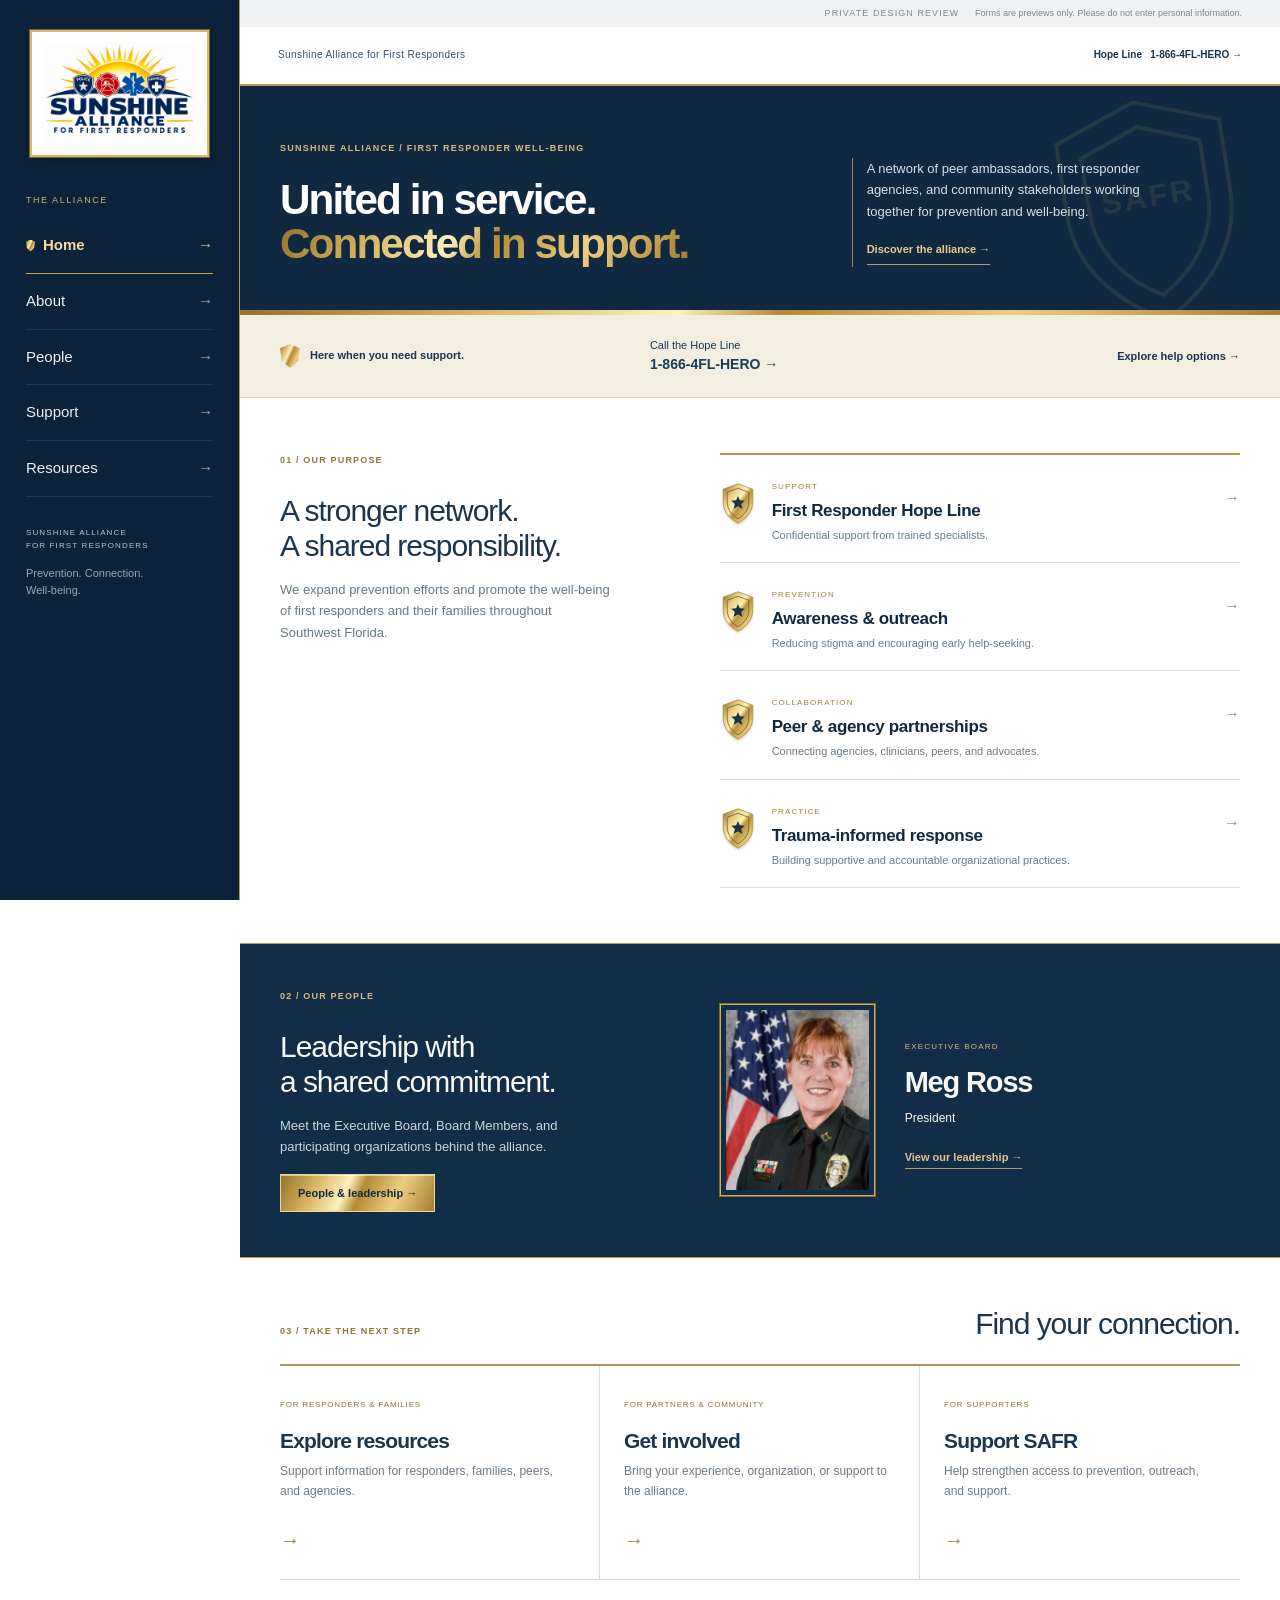
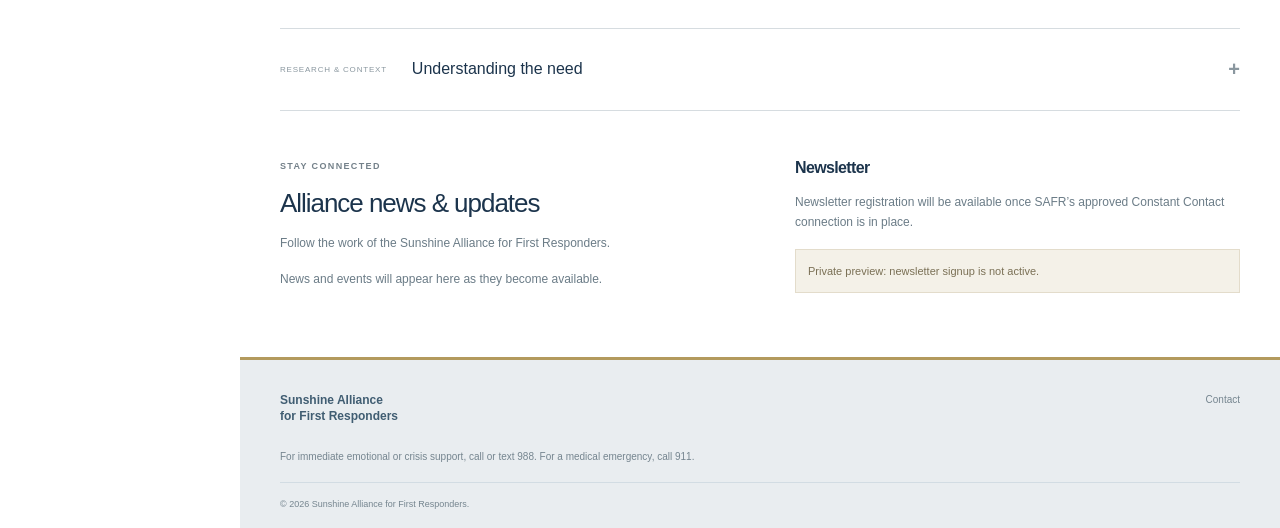
<file: index.html>
<!doctype html>
<html lang="en">
<head>
  <meta charset="utf-8">
  <meta name="viewport" content="width=device-width, initial-scale=1">
  <title>Home | Sunshine Alliance for First Responders</title>
  <meta name="description" content="Confidential first responder support and the work of the Sunshine Alliance for First Responders.">
  <link rel="icon" href="assets/favicon.svg" type="image/svg+xml">
  
  <link rel="stylesheet" href="alliance.css"><script src="script.js" defer></script>
</head>
<body class="home">

<a class="skip-link" href="#main-content">Skip to main content</a>
<div class="review-strip">PRIVATE DESIGN REVIEW <span>Forms are previews only. Please do not enter personal information.</span></div>

<header class="site-header"><a class="brand" href="index.html" aria-label="Sunshine Alliance for First Responders home"><img src="assets/sunshine-logo.png" alt="Sunshine Alliance for First Responders"></a><nav id="site-navigation" class="site-nav" aria-label="Primary navigation"><p class="nav-caption">THE ALLIANCE</p><a href="index.html">Home<span aria-hidden="true">→</span></a><a href="about.html">About<span aria-hidden="true">→</span></a><a href="people.html">People<span aria-hidden="true">→</span></a><a href="support.html">Support<span aria-hidden="true">→</span></a><a href="resources.html">Resources<span aria-hidden="true">→</span></a><div class="rail-foot">SUNSHINE ALLIANCE<br>FOR FIRST RESPONDERS<p>Prevention. Connection.<br>Well-being.</p></div></nav></header><div class="workspace-top"><span>Sunshine Alliance for First Responders</span><a href="tel:18664354376">Hope Line &nbsp; 1-866-4FL-HERO →</a></div>

<main id="main-content">
<div class="home-opening"><div class="alliance-emblem"><svg viewBox="0 0 80 96" aria-hidden="true" focusable="false"><path d="M40 4 73 16v29c0 21-14 37-33 47C21 82 7 66 7 45V16Z"/><path d="m40 14 24 9v22c0 16-10 29-24 37-14-8-24-21-24-37V23Z"/></svg><span>SAFR</span></div>
<div class="opening-heading"><p class="eyebrow">SUNSHINE ALLIANCE / FIRST RESPONDER WELL-BEING</p><h1>United in service.<br><span>Connected in support.</span></h1></div>
<div class="opening-summary"><p>A network of peer ambassadors, first responder agencies, and community stakeholders working together for prevention and well-being.</p><a href="about.html" class="underlined-link">Discover the alliance →</a></div>
</div>
<section class="support-ribbon" aria-label="Find support"><div><span class="status-dot" aria-hidden="true"></span><strong>Here when you need support.</strong></div><a href="tel:18664354376">Call the Hope Line <b>1-866-4FL-HERO →</b></a><a href="resources.html#get-help">Explore help options →</a></section>
<section class="home-work"><div class="section-index"><span>01 / OUR PURPOSE</span><h2>A stronger network.<br>A shared responsibility.</h2><p>We expand prevention efforts and promote the well-being of first responders and their families throughout Southwest Florida.</p></div>
<div class="work-directory"><a href="resources.html#get-help"><i class="service-shield"><svg viewBox="0 0 80 96" aria-hidden="true" focusable="false"><defs><linearGradient id="brass0" x1="0" y1="0" x2="1" y2="1"><stop stop-color="#806121"/><stop offset=".27" stop-color="#e8cc81"/><stop offset=".46" stop-color="#fff0b5"/><stop offset=".56" stop-color="#b9933f"/><stop offset=".8" stop-color="#e8ca77"/><stop offset="1" stop-color="#91702e"/></linearGradient></defs><path fill="url(#brass0)" d="M40 4 73 16v29c0 21-14 37-33 47C21 82 7 66 7 45V16Z"/><path stroke="#6b5325" d="m40 14 24 9v22c0 16-10 29-24 37-14-8-24-21-24-37V23Z"/><path d="m40 31 4 10 11 1-8 7 3 11-10-6-10 6 3-11-8-7 11-1Z" fill="#17334c" stroke="none"/></svg></i><span>SUPPORT</span><h3>First Responder Hope Line</h3><p>Confidential support from trained specialists.</p><b>→</b></a><a href="about.html#our-work"><i class="service-shield"><svg viewBox="0 0 80 96" aria-hidden="true" focusable="false"><defs><linearGradient id="brass1" x1="0" y1="0" x2="1" y2="1"><stop stop-color="#806121"/><stop offset=".27" stop-color="#e8cc81"/><stop offset=".46" stop-color="#fff0b5"/><stop offset=".56" stop-color="#b9933f"/><stop offset=".8" stop-color="#e8ca77"/><stop offset="1" stop-color="#91702e"/></linearGradient></defs><path fill="url(#brass1)" d="M40 4 73 16v29c0 21-14 37-33 47C21 82 7 66 7 45V16Z"/><path stroke="#6b5325" d="m40 14 24 9v22c0 16-10 29-24 37-14-8-24-21-24-37V23Z"/><path d="m40 31 4 10 11 1-8 7 3 11-10-6-10 6 3-11-8-7 11-1Z" fill="#17334c" stroke="none"/></svg></i><span>PREVENTION</span><h3>Awareness & outreach</h3><p>Reducing stigma and encouraging early help-seeking.</p><b>→</b></a><a href="people.html"><i class="service-shield"><svg viewBox="0 0 80 96" aria-hidden="true" focusable="false"><defs><linearGradient id="brass2" x1="0" y1="0" x2="1" y2="1"><stop stop-color="#806121"/><stop offset=".27" stop-color="#e8cc81"/><stop offset=".46" stop-color="#fff0b5"/><stop offset=".56" stop-color="#b9933f"/><stop offset=".8" stop-color="#e8ca77"/><stop offset="1" stop-color="#91702e"/></linearGradient></defs><path fill="url(#brass2)" d="M40 4 73 16v29c0 21-14 37-33 47C21 82 7 66 7 45V16Z"/><path stroke="#6b5325" d="m40 14 24 9v22c0 16-10 29-24 37-14-8-24-21-24-37V23Z"/><path d="m40 31 4 10 11 1-8 7 3 11-10-6-10 6 3-11-8-7 11-1Z" fill="#17334c" stroke="none"/></svg></i><span>COLLABORATION</span><h3>Peer & agency partnerships</h3><p>Connecting agencies, clinicians, peers, and advocates.</p><b>→</b></a><a href="about.html#our-work"><i class="service-shield"><svg viewBox="0 0 80 96" aria-hidden="true" focusable="false"><defs><linearGradient id="brass3" x1="0" y1="0" x2="1" y2="1"><stop stop-color="#806121"/><stop offset=".27" stop-color="#e8cc81"/><stop offset=".46" stop-color="#fff0b5"/><stop offset=".56" stop-color="#b9933f"/><stop offset=".8" stop-color="#e8ca77"/><stop offset="1" stop-color="#91702e"/></linearGradient></defs><path fill="url(#brass3)" d="M40 4 73 16v29c0 21-14 37-33 47C21 82 7 66 7 45V16Z"/><path stroke="#6b5325" d="m40 14 24 9v22c0 16-10 29-24 37-14-8-24-21-24-37V23Z"/><path d="m40 31 4 10 11 1-8 7 3 11-10-6-10 6 3-11-8-7 11-1Z" fill="#17334c" stroke="none"/></svg></i><span>PRACTICE</span><h3>Trauma-informed response</h3><p>Building supportive and accountable organizational practices.</p><b>→</b></a></div></section>
<section class="people-feature"><div class="section-index"><span>02 / OUR PEOPLE</span><h2>Leadership with<br>a shared commitment.</h2><p>Meet the Executive Board, Board Members, and participating organizations behind the alliance.</p><a class="button button-dark" href="people.html">People & leadership →</a></div><a class="president-feature" href="people.html"><img src="assets/meg-ross.png" alt="Meg Ross, President"><div><span>EXECUTIVE BOARD</span><h3>Meg Ross</h3><p>President</p><b>View our leadership →</b></div></a></section>
<section class="resource-section"><div class="section-index"><span>03 / TAKE THE NEXT STEP</span><h2>Find your connection.</h2></div><div class="resource-paths"><a href="resources.html"><span>FOR RESPONDERS & FAMILIES</span><h3>Explore resources</h3><p>Support information for responders, families, peers, and agencies.</p><b>→</b></a><a href="support.html#get-involved"><span>FOR PARTNERS & COMMUNITY</span><h3>Get involved</h3><p>Bring your experience, organization, or support to the alliance.</p><b>→</b></a><a href="support.html"><span>FOR SUPPORTERS</span><h3>Support SAFR</h3><p>Help strengthen access to prevention, outreach, and support.</p><b>→</b></a></div></section>
<section class="evidence-section"><details><summary><span>RESEARCH & CONTEXT</span><strong>Understanding the need</strong><b>+</b></summary><p>Historical research featured on the original site. These figures and source wording are pending review before public launch.</p><div class="compact-stats-grid">
      <article class="compact-stat reveal"><strong>85%</strong><p>have experienced symptoms related to mental health conditions.</p><small>University of Phoenix, 2017</small></article>
      <article class="compact-stat reveal"><strong>Higher risk</strong><p>First responders are more likely to die by suicide than in the line of duty.</p><small>Ruderman Family Foundation</small></article>
      <article class="compact-stat reveal"><strong>6.6%+</strong><p>have attempted suicide—reported as ten times the national average.</p><small>JEMS survey of 4,000</small></article>
      <article class="compact-stat reveal"><strong>5×</strong><p>higher reported PTSD and depression rates among firefighters and police.</p><small>Ruderman Family Foundation</small></article>
    </div></details></section>
<section id="updates" class="news-connect"><div><span class="eyebrow">STAY CONNECTED</span><h2>Alliance news & updates</h2><p>Follow the work of the Sunshine Alliance for First Responders.</p><p>News and events will appear here as they become available.</p></div><div><h3>Newsletter</h3><p>Newsletter registration will be available once SAFR’s approved Constant Contact connection is in place.</p><p class="preview-form-notice">Private preview: newsletter signup is not active.</p></div></section>
</main>


<footer class="site-footer"><div class="footer-top"><strong>Sunshine Alliance<br>for First Responders</strong><div><a href="support.html#contact">Contact</a></div></div><p>For immediate emotional or crisis support, call or text 988. For a medical emergency, call 911.</p><div class="footer-bottom"><p>© <span data-current-year></span> Sunshine Alliance for First Responders.</p></div></footer>

</body>
</html>
</file>
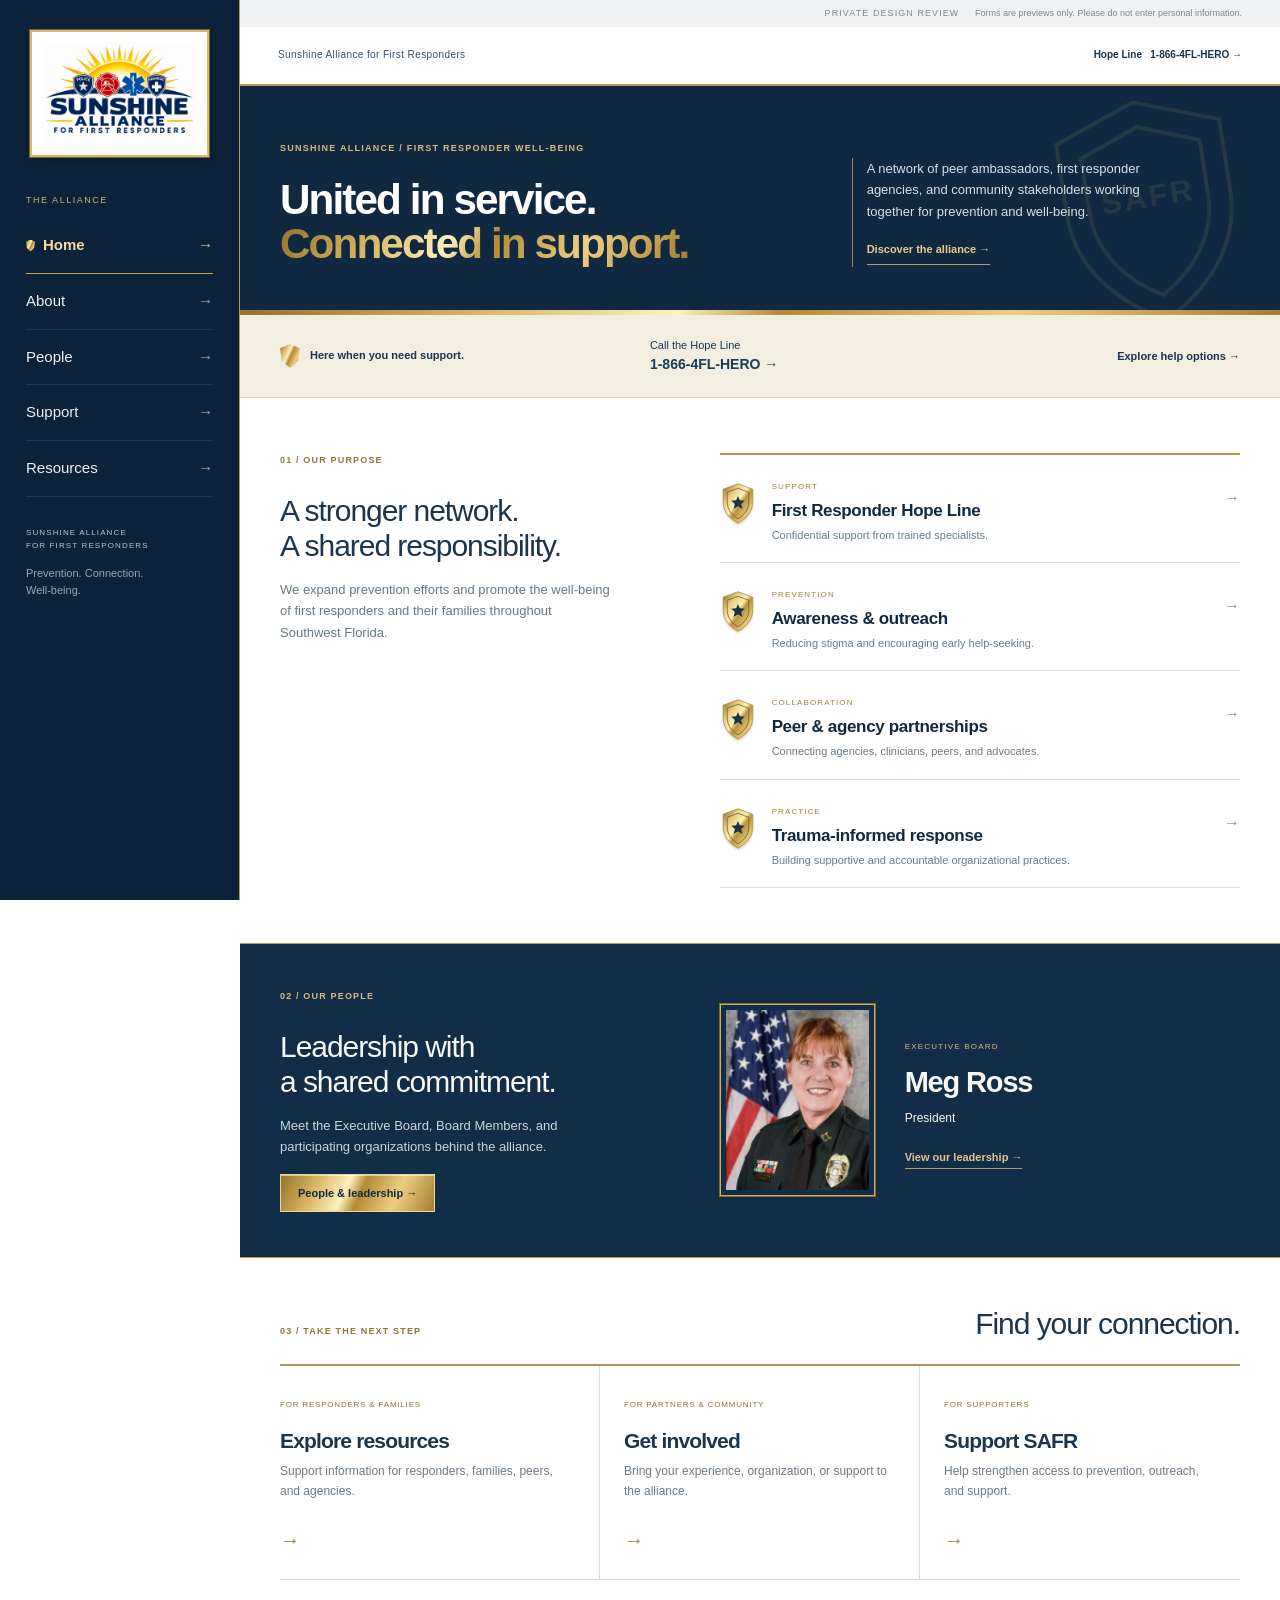
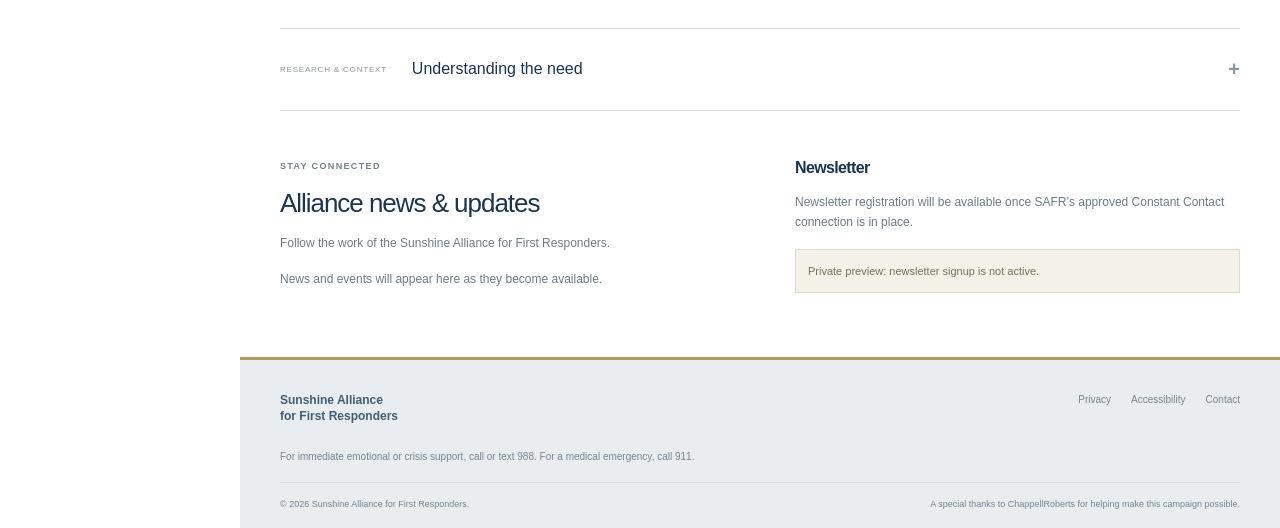
<file: Website/index.html>
<!doctype html>
<html lang="en">
<head>
  <meta charset="utf-8">
  <meta name="viewport" content="width=device-width, initial-scale=1">
  <title>Home | Sunshine Alliance for First Responders</title>
  <meta name="description" content="Confidential first responder support and the work of the Sunshine Alliance for First Responders.">
  <link rel="icon" href="assets/favicon.svg" type="image/svg+xml">
  
  <link rel="stylesheet" href="alliance.css"><script src="script.js" defer></script>
</head>
<body class="home">

<a class="skip-link" href="#main-content">Skip to main content</a>
<div class="review-strip">PRIVATE DESIGN REVIEW <span>Forms are previews only. Please do not enter personal information.</span></div>

<header class="site-header"><a class="brand" href="index.html" aria-label="Sunshine Alliance for First Responders home"><img src="assets/sunshine-logo.png" alt="Sunshine Alliance for First Responders"></a><nav id="site-navigation" class="site-nav" aria-label="Primary navigation"><p class="nav-caption">THE ALLIANCE</p><a href="index.html">Home<span aria-hidden="true">→</span></a><a href="about.html">About<span aria-hidden="true">→</span></a><a href="people.html">People<span aria-hidden="true">→</span></a><a href="support.html">Support<span aria-hidden="true">→</span></a><a href="resources.html">Resources<span aria-hidden="true">→</span></a><div class="rail-foot">SUNSHINE ALLIANCE<br>FOR FIRST RESPONDERS<p>Prevention. Connection.<br>Well-being.</p></div></nav></header><div class="workspace-top"><span>Sunshine Alliance for First Responders</span><a href="tel:18664354376">Hope Line &nbsp; 1-866-4FL-HERO →</a></div>

<main id="main-content">
<div class="home-opening"><div class="alliance-emblem"><svg viewBox="0 0 80 96" aria-hidden="true" focusable="false"><path d="M40 4 73 16v29c0 21-14 37-33 47C21 82 7 66 7 45V16Z"/><path d="m40 14 24 9v22c0 16-10 29-24 37-14-8-24-21-24-37V23Z"/></svg><span>SAFR</span></div>
<div class="opening-heading"><p class="eyebrow">SUNSHINE ALLIANCE / FIRST RESPONDER WELL-BEING</p><h1>United in service.<br><span>Connected in support.</span></h1></div>
<div class="opening-summary"><p>A network of peer ambassadors, first responder agencies, and community stakeholders working together for prevention and well-being.</p><a href="about.html" class="underlined-link">Discover the alliance →</a></div>
</div>
<section class="support-ribbon" aria-label="Find support"><div><span class="status-dot" aria-hidden="true"></span><strong>Here when you need support.</strong></div><a href="tel:18664354376">Call the Hope Line <b>1-866-4FL-HERO →</b></a><a href="resources.html#get-help">Explore help options →</a></section>
<section class="home-work"><div class="section-index"><span>01 / OUR PURPOSE</span><h2>A stronger network.<br>A shared responsibility.</h2><p>We expand prevention efforts and promote the well-being of first responders and their families throughout Southwest Florida.</p></div>
<div class="work-directory"><a href="resources.html#get-help"><i class="service-shield"><svg viewBox="0 0 80 96" aria-hidden="true" focusable="false"><defs><linearGradient id="brass0" x1="0" y1="0" x2="1" y2="1"><stop stop-color="#806121"/><stop offset=".27" stop-color="#e8cc81"/><stop offset=".46" stop-color="#fff0b5"/><stop offset=".56" stop-color="#b9933f"/><stop offset=".8" stop-color="#e8ca77"/><stop offset="1" stop-color="#91702e"/></linearGradient></defs><path fill="url(#brass0)" d="M40 4 73 16v29c0 21-14 37-33 47C21 82 7 66 7 45V16Z"/><path stroke="#6b5325" d="m40 14 24 9v22c0 16-10 29-24 37-14-8-24-21-24-37V23Z"/><path d="m40 31 4 10 11 1-8 7 3 11-10-6-10 6 3-11-8-7 11-1Z" fill="#17334c" stroke="none"/></svg></i><span>SUPPORT</span><h3>First Responder Hope Line</h3><p>Confidential support from trained specialists.</p><b>→</b></a><a href="about.html#our-work"><i class="service-shield"><svg viewBox="0 0 80 96" aria-hidden="true" focusable="false"><defs><linearGradient id="brass1" x1="0" y1="0" x2="1" y2="1"><stop stop-color="#806121"/><stop offset=".27" stop-color="#e8cc81"/><stop offset=".46" stop-color="#fff0b5"/><stop offset=".56" stop-color="#b9933f"/><stop offset=".8" stop-color="#e8ca77"/><stop offset="1" stop-color="#91702e"/></linearGradient></defs><path fill="url(#brass1)" d="M40 4 73 16v29c0 21-14 37-33 47C21 82 7 66 7 45V16Z"/><path stroke="#6b5325" d="m40 14 24 9v22c0 16-10 29-24 37-14-8-24-21-24-37V23Z"/><path d="m40 31 4 10 11 1-8 7 3 11-10-6-10 6 3-11-8-7 11-1Z" fill="#17334c" stroke="none"/></svg></i><span>PREVENTION</span><h3>Awareness & outreach</h3><p>Reducing stigma and encouraging early help-seeking.</p><b>→</b></a><a href="people.html"><i class="service-shield"><svg viewBox="0 0 80 96" aria-hidden="true" focusable="false"><defs><linearGradient id="brass2" x1="0" y1="0" x2="1" y2="1"><stop stop-color="#806121"/><stop offset=".27" stop-color="#e8cc81"/><stop offset=".46" stop-color="#fff0b5"/><stop offset=".56" stop-color="#b9933f"/><stop offset=".8" stop-color="#e8ca77"/><stop offset="1" stop-color="#91702e"/></linearGradient></defs><path fill="url(#brass2)" d="M40 4 73 16v29c0 21-14 37-33 47C21 82 7 66 7 45V16Z"/><path stroke="#6b5325" d="m40 14 24 9v22c0 16-10 29-24 37-14-8-24-21-24-37V23Z"/><path d="m40 31 4 10 11 1-8 7 3 11-10-6-10 6 3-11-8-7 11-1Z" fill="#17334c" stroke="none"/></svg></i><span>COLLABORATION</span><h3>Peer & agency partnerships</h3><p>Connecting agencies, clinicians, peers, and advocates.</p><b>→</b></a><a href="about.html#our-work"><i class="service-shield"><svg viewBox="0 0 80 96" aria-hidden="true" focusable="false"><defs><linearGradient id="brass3" x1="0" y1="0" x2="1" y2="1"><stop stop-color="#806121"/><stop offset=".27" stop-color="#e8cc81"/><stop offset=".46" stop-color="#fff0b5"/><stop offset=".56" stop-color="#b9933f"/><stop offset=".8" stop-color="#e8ca77"/><stop offset="1" stop-color="#91702e"/></linearGradient></defs><path fill="url(#brass3)" d="M40 4 73 16v29c0 21-14 37-33 47C21 82 7 66 7 45V16Z"/><path stroke="#6b5325" d="m40 14 24 9v22c0 16-10 29-24 37-14-8-24-21-24-37V23Z"/><path d="m40 31 4 10 11 1-8 7 3 11-10-6-10 6 3-11-8-7 11-1Z" fill="#17334c" stroke="none"/></svg></i><span>PRACTICE</span><h3>Trauma-informed response</h3><p>Building supportive and accountable organizational practices.</p><b>→</b></a></div></section>
<section class="people-feature"><div class="section-index"><span>02 / OUR PEOPLE</span><h2>Leadership with<br>a shared commitment.</h2><p>Meet the Executive Board, Board Members, and participating organizations behind the alliance.</p><a class="button button-dark" href="people.html">People & leadership →</a></div><a class="president-feature" href="people.html"><img src="assets/meg-ross.png" alt="Meg Ross, President"><div><span>EXECUTIVE BOARD</span><h3>Meg Ross</h3><p>President</p><b>View our leadership →</b></div></a></section>
<section class="resource-section"><div class="section-index"><span>03 / TAKE THE NEXT STEP</span><h2>Find your connection.</h2></div><div class="resource-paths"><a href="resources.html"><span>FOR RESPONDERS & FAMILIES</span><h3>Explore resources</h3><p>Support information for responders, families, peers, and agencies.</p><b>→</b></a><a href="support.html#get-involved"><span>FOR PARTNERS & COMMUNITY</span><h3>Get involved</h3><p>Bring your experience, organization, or support to the alliance.</p><b>→</b></a><a href="support.html"><span>FOR SUPPORTERS</span><h3>Support SAFR</h3><p>Help strengthen access to prevention, outreach, and support.</p><b>→</b></a></div></section>
<section class="evidence-section"><details><summary><span>RESEARCH & CONTEXT</span><strong>Understanding the need</strong><b>+</b></summary><p>Historical research featured on the original site. These figures and source wording are pending review before public launch.</p><div class="compact-stats-grid">
      <article class="compact-stat reveal"><strong>85%</strong><p>have experienced symptoms related to mental health conditions.</p><small>University of Phoenix, 2017</small></article>
      <article class="compact-stat reveal"><strong>Higher risk</strong><p>First responders are more likely to die by suicide than in the line of duty.</p><small>Ruderman Family Foundation</small></article>
      <article class="compact-stat reveal"><strong>6.6%+</strong><p>have attempted suicide—reported as ten times the national average.</p><small>JEMS survey of 4,000</small></article>
      <article class="compact-stat reveal"><strong>5×</strong><p>higher reported PTSD and depression rates among firefighters and police.</p><small>Ruderman Family Foundation</small></article>
    </div></details></section>
<section id="updates" class="news-connect"><div><span class="eyebrow">STAY CONNECTED</span><h2>Alliance news & updates</h2><p>Follow the work of the Sunshine Alliance for First Responders.</p><p>News and events will appear here as they become available.</p></div><div><h3>Newsletter</h3><p>Newsletter registration will be available once SAFR’s approved Constant Contact connection is in place.</p><p class="preview-form-notice">Private preview: newsletter signup is not active.</p></div></section>
</main>


<footer class="site-footer"><div class="footer-top"><strong>Sunshine Alliance<br>for First Responders</strong><div><a href="about.html#privacy">Privacy</a><a href="about.html#accessibility">Accessibility</a><a href="support.html#contact">Contact</a></div></div><p>For immediate emotional or crisis support, call or text 988. For a medical emergency, call 911.</p><div class="footer-bottom"><p>© <span data-current-year></span> Sunshine Alliance for First Responders.</p><p>A special thanks to ChappellRoberts for helping make this campaign possible.</p></div></footer>

</body>
</html>
</file>
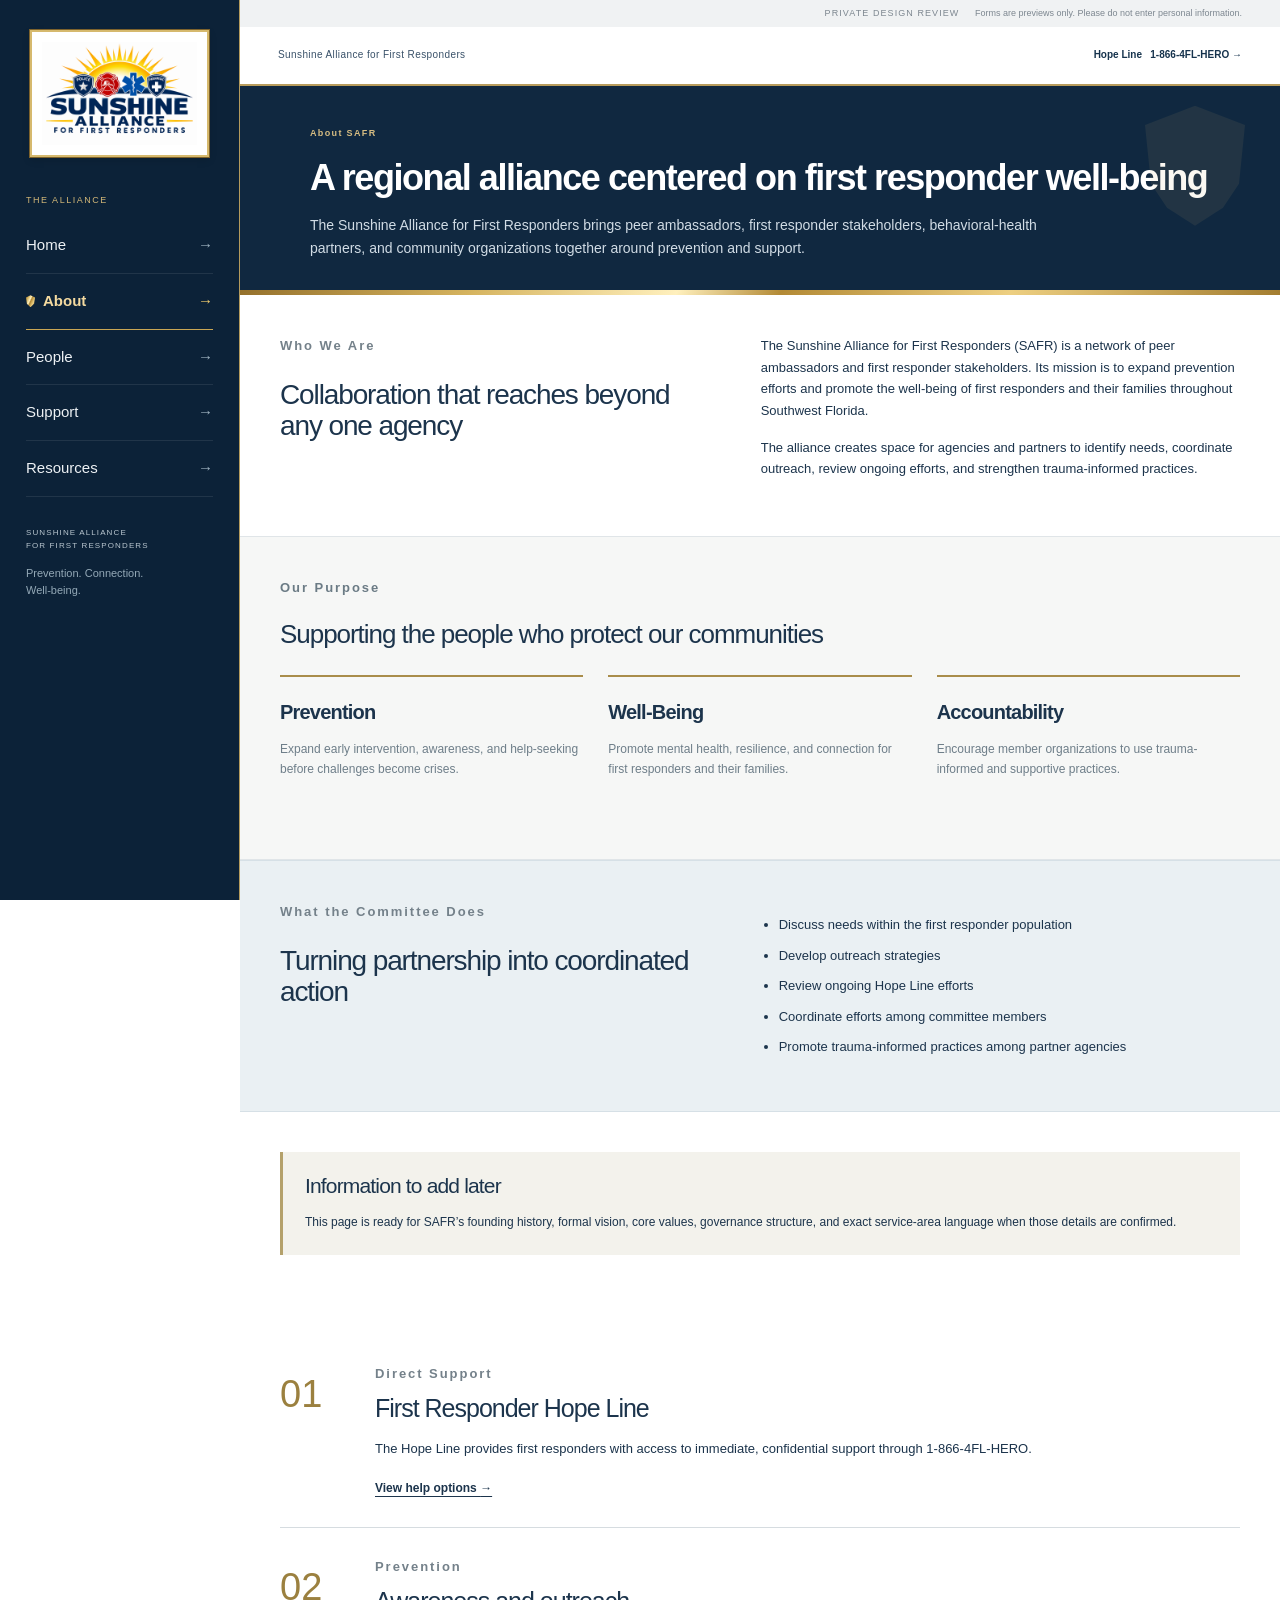
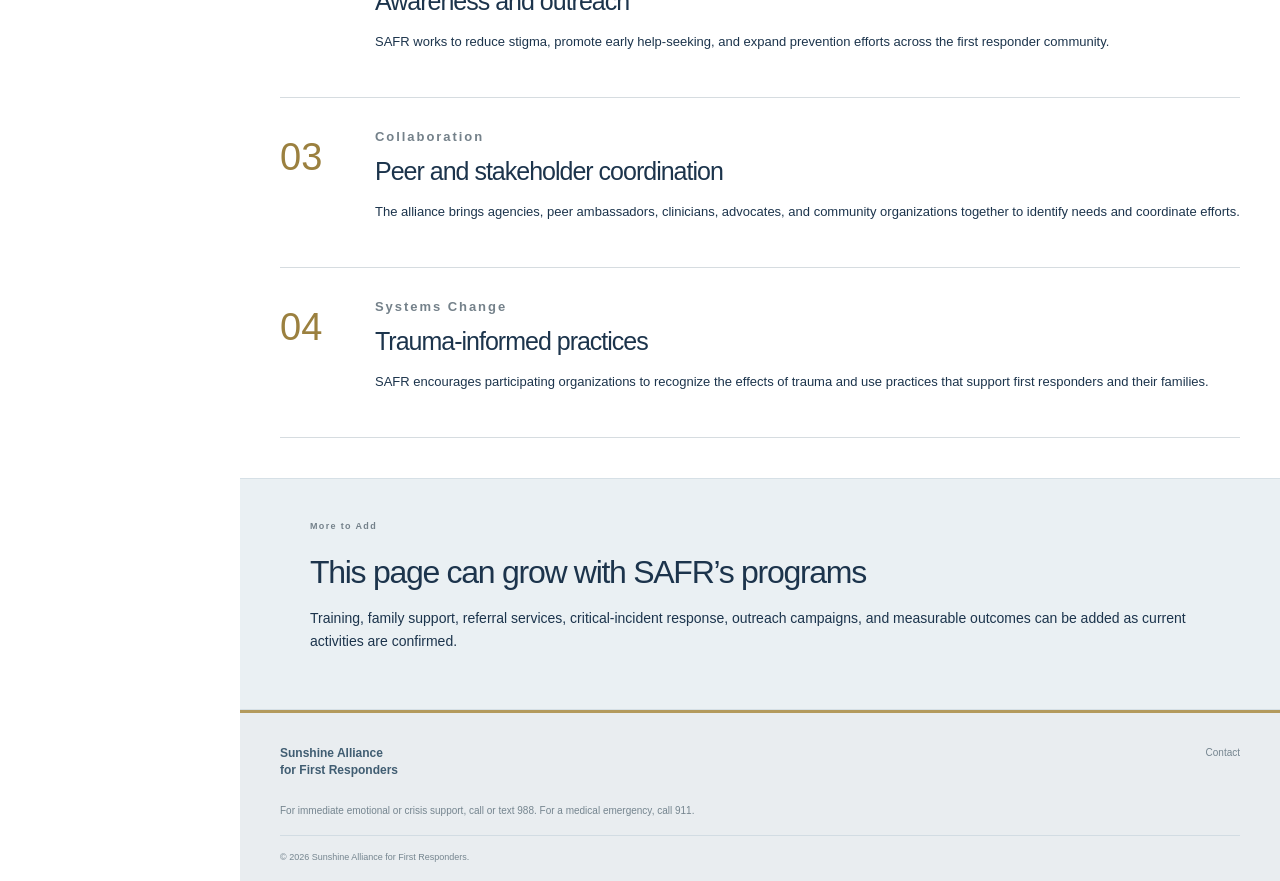
<file: about.html>
<!doctype html>
<html lang="en">
<head>
  <meta charset="utf-8">
  <meta name="viewport" content="width=device-width, initial-scale=1">
  <title>About Us | Sunshine Alliance for First Responders</title>
  <meta name="description" content="Learn about the mission and collaborative work of the Sunshine Alliance for First Responders.">
  <link rel="icon" href="assets/favicon.svg" type="image/svg+xml">
  
  <link rel="stylesheet" href="alliance.css"><script src="script.js" defer></script>
</head>
<body class="">

<a class="skip-link" href="#main-content">Skip to main content</a>
<div class="review-strip">PRIVATE DESIGN REVIEW <span>Forms are previews only. Please do not enter personal information.</span></div>

<header class="site-header"><a class="brand" href="index.html" aria-label="Sunshine Alliance for First Responders home"><img src="assets/sunshine-logo.png" alt="Sunshine Alliance for First Responders"></a><nav id="site-navigation" class="site-nav" aria-label="Primary navigation"><p class="nav-caption">THE ALLIANCE</p><a href="index.html">Home<span aria-hidden="true">→</span></a><a href="about.html">About<span aria-hidden="true">→</span></a><a href="people.html">People<span aria-hidden="true">→</span></a><a href="support.html">Support<span aria-hidden="true">→</span></a><a href="resources.html">Resources<span aria-hidden="true">→</span></a><div class="rail-foot">SUNSHINE ALLIANCE<br>FOR FIRST RESPONDERS<p>Prevention. Connection.<br>Well-being.</p></div></nav></header><div class="workspace-top"><span>Sunshine Alliance for First Responders</span><a href="tel:18664354376">Hope Line &nbsp; 1-866-4FL-HERO →</a></div>

<main id="main-content">

<section class="page-hero">
  <div class="container narrow">
    <p class="eyebrow">About SAFR</p>
    <h1>A regional alliance centered on first responder well-being</h1>
    <p>The Sunshine Alliance for First Responders brings peer ambassadors, first responder stakeholders, behavioral-health partners, and community organizations together around prevention and support.</p>
  </div>
</section>

<section class="section">
  <div class="container split">
    <div>
      <p class="eyebrow red">Who We Are</p>
      <h2>Collaboration that reaches beyond any one agency</h2>
    </div>
    <div class="prose">
      <p>The Sunshine Alliance for First Responders (SAFR) is a network of peer ambassadors and first responder stakeholders. Its mission is to expand prevention efforts and promote the well-being of first responders and their families throughout Southwest Florida.</p>
      <p>The alliance creates space for agencies and partners to identify needs, coordinate outreach, review ongoing efforts, and strengthen trauma-informed practices.</p>
    </div>
  </div>
</section>

<section class="section silver-section">
  <div class="container">
    <div class="section-heading center">
      <p class="eyebrow red">Our Purpose</p>
      <h2>Supporting the people who protect our communities</h2>
    </div>
    <div class="feature-grid three">
      <article class="feature-card"><h3>Prevention</h3><p>Expand early intervention, awareness, and help-seeking before challenges become crises.</p></article>
      <article class="feature-card"><h3>Well-Being</h3><p>Promote mental health, resilience, and connection for first responders and their families.</p></article>
      <article class="feature-card"><h3>Accountability</h3><p>Encourage member organizations to use trauma-informed and supportive practices.</p></article>
    </div>
  </div>
</section>

<section class="section dark-section">
  <div class="container split">
    <div>
      <p class="eyebrow">What the Committee Does</p>
      <h2>Turning partnership into coordinated action</h2>
    </div>
    <div>
      <ul class="check-list">
        <li>Discuss needs within the first responder population</li>
        <li>Develop outreach strategies</li>
        <li>Review ongoing Hope Line efforts</li>
        <li>Coordinate efforts among committee members</li>
        <li>Promote trauma-informed practices among partner agencies</li>
      </ul>
    </div>
  </div>
</section>

<section class="section">
  <div class="container notice-card">
    <h2>Information to add later</h2>
    <p>This page is ready for SAFR’s founding history, formal vision, core values, governance structure, and exact service-area language when those details are confirmed.</p>
  </div>
</section>

<div id="our-work">



<section class="section">
  <div class="container program-stack">
    <article class="program-row">
      <div class="program-number">01</div>
      <div>
        <p class="eyebrow red">Direct Support</p>
        <h2>First Responder Hope Line</h2>
        <p>The Hope Line provides first responders with access to immediate, confidential support through 1-866-4FL-HERO.</p>
        <a class="text-link dark-link" href="resources.html#get-help">View help options <span aria-hidden="true">→</span></a>
      </div>
    </article>
    <article class="program-row">
      <div class="program-number">02</div>
      <div>
        <p class="eyebrow red">Prevention</p>
        <h2>Awareness and outreach</h2>
        <p>SAFR works to reduce stigma, promote early help-seeking, and expand prevention efforts across the first responder community.</p>
      </div>
    </article>
    <article class="program-row">
      <div class="program-number">03</div>
      <div>
        <p class="eyebrow red">Collaboration</p>
        <h2>Peer and stakeholder coordination</h2>
        <p>The alliance brings agencies, peer ambassadors, clinicians, advocates, and community organizations together to identify needs and coordinate efforts.</p>
      </div>
    </article>
    <article class="program-row">
      <div class="program-number">04</div>
      <div>
        <p class="eyebrow red">Systems Change</p>
        <h2>Trauma-informed practices</h2>
        <p>SAFR encourages participating organizations to recognize the effects of trauma and use practices that support first responders and their families.</p>
      </div>
    </article>
  </div>
</section>

<section class="section dark-section">
  <div class="container center narrow">
    <p class="eyebrow">More to Add</p>
    <h2>This page can grow with SAFR’s programs</h2>
    <p>Training, family support, referral services, critical-incident response, outreach campaigns, and measurable outcomes can be added as current activities are confirmed.</p>
  </div>
</section>

</div></main>

<footer class="site-footer"><div class="footer-top"><strong>Sunshine Alliance<br>for First Responders</strong><div><a href="support.html#contact">Contact</a></div></div><p>For immediate emotional or crisis support, call or text 988. For a medical emergency, call 911.</p><div class="footer-bottom"><p>© <span data-current-year></span> Sunshine Alliance for First Responders.</p></div></footer>

</body>
</html>
</file>
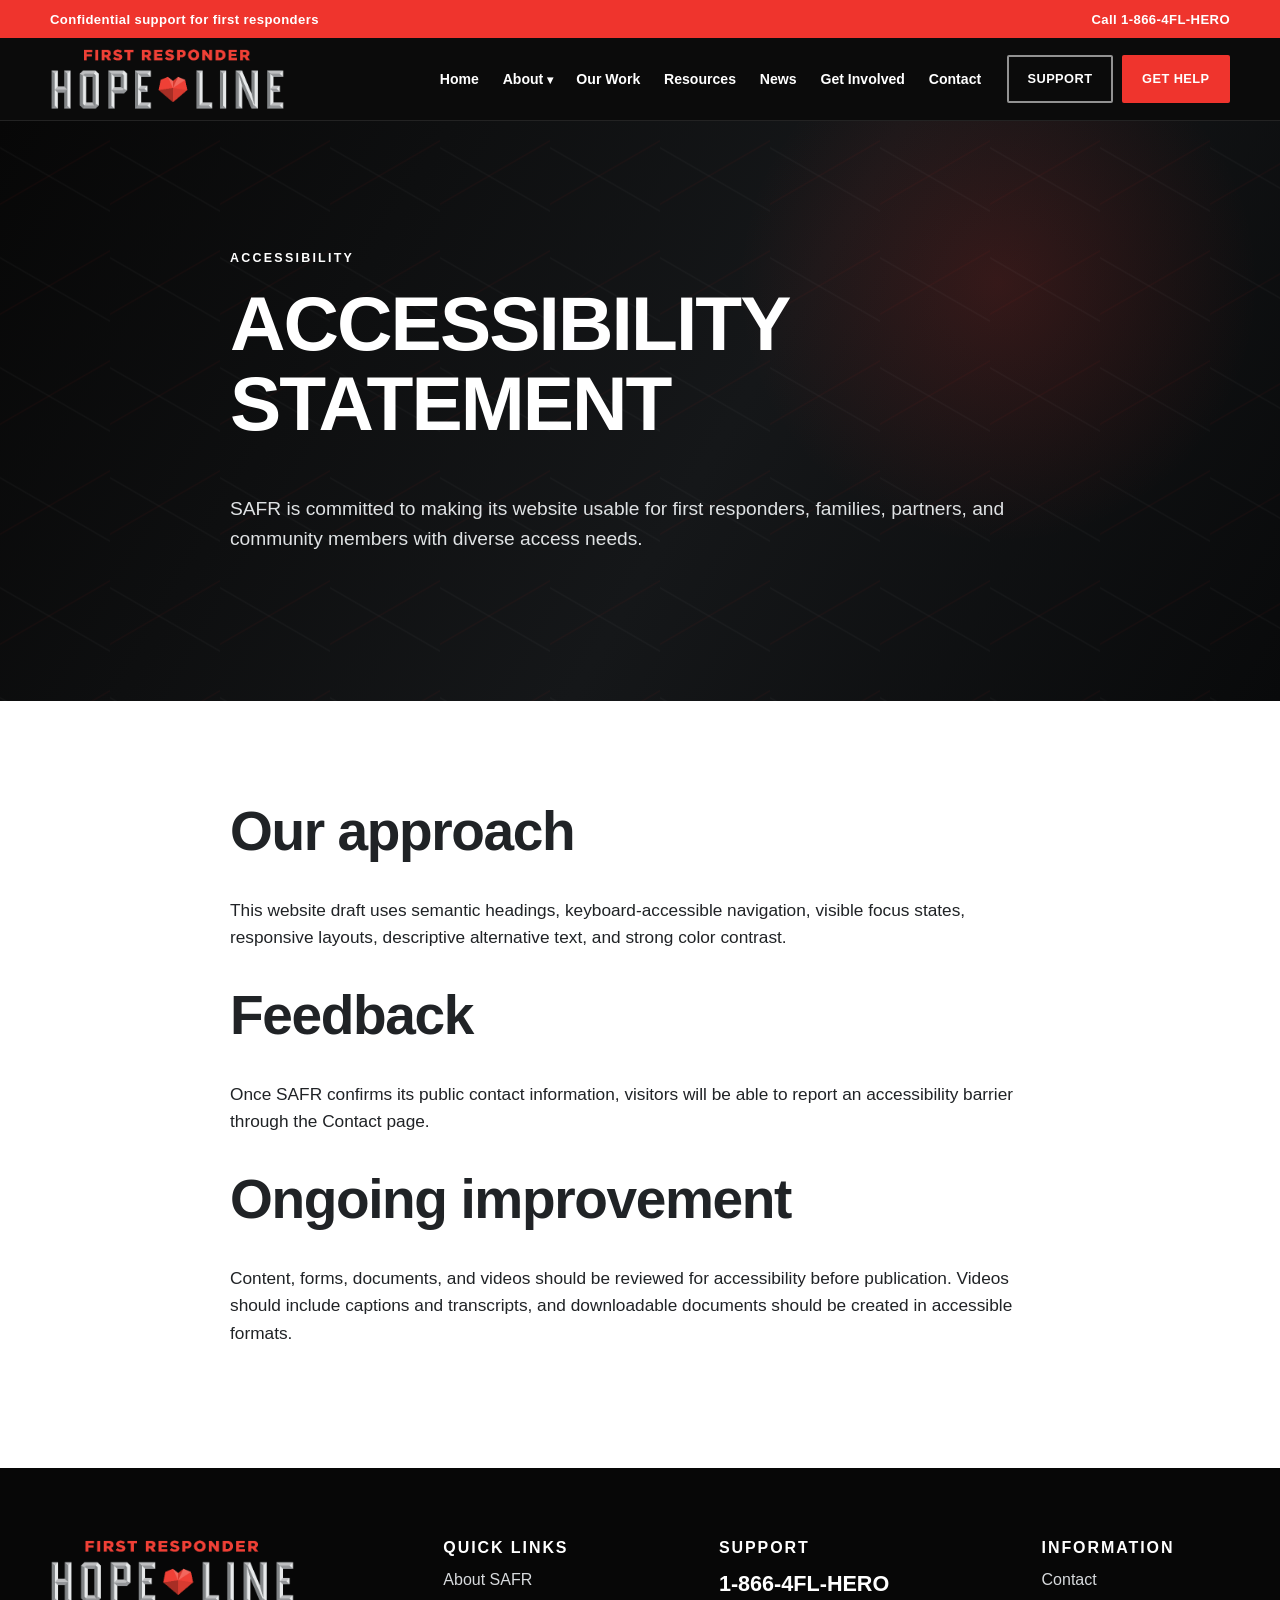
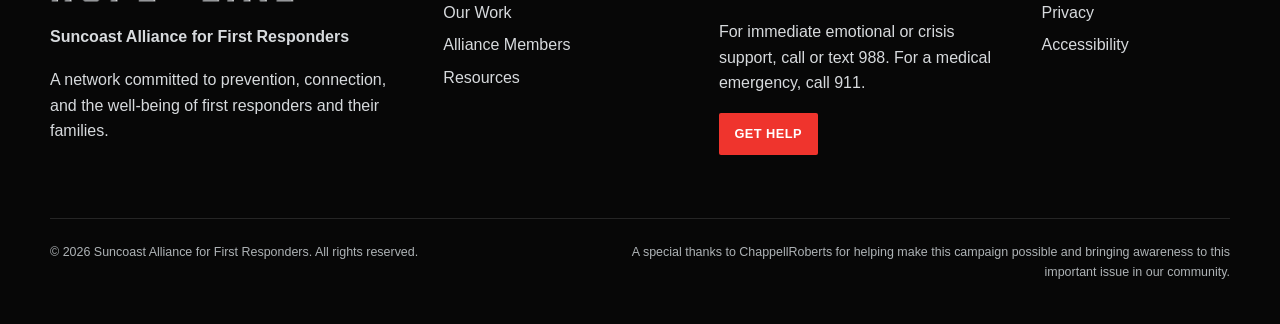
<file: accessibility.html>
<!doctype html>
<html lang="en">
<head>
  <meta charset="utf-8">
  <meta name="viewport" content="width=device-width, initial-scale=1">
  <title>Accessibility | Suncoast Alliance for First Responders</title>
  <meta name="description" content="Accessibility information for the SAFR website.">
  <link rel="icon" href="assets/favicon.svg" type="image/svg+xml">
  <link rel="stylesheet" href="styles.css">
  <script src="script.js" defer></script>
</head>
<body class="">

<a class="skip-link" href="#main-content">Skip to main content</a>
<div class="hope-bar">
  <div class="container hope-bar-inner">
    <span>Confidential support for first responders</span>
    <a class="hope-phone" href="tel:18664354376">Call 1-866-4FL-HERO</a>
  </div>
</div>
<header class="site-header">
  <div class="container header-inner">
    <a class="brand" href="index.html" aria-label="Suncoast Alliance for First Responders home">
      <img src="assets/first-responder-hope-line-logo.png" alt="First Responder Hope Line">
      <span class="brand-copy">
        <strong>Suncoast Alliance for First Responders</strong>
        <small>SAFR</small>
      </span>
    </a>
    <button class="menu-toggle" type="button" aria-expanded="false" aria-controls="site-navigation">
      <span></span><span></span><span></span>
      <span class="sr-only">Open navigation</span>
    </button>
    <nav id="site-navigation" class="site-nav" aria-label="Primary navigation">
      <ul class="nav-list">
        <li><a href="index.html">Home</a></li>
        <li class="has-submenu">
          <button class="submenu-toggle" type="button" aria-expanded="false">About</button>
          <ul class="submenu">
            <li><a href="about.html">About Us</a></li>
            <li><a href="people.html">People &amp; Alliance</a></li>
          </ul>
        </li>
        <li><a href="our-work.html">Our Work</a></li>
        <li><a href="resources.html">Resources</a></li>
        <li><a href="news.html">News</a></li>
        <li><a href="get-involved.html">Get Involved</a></li>
        <li><a href="contact.html">Contact</a></li>
      </ul>
      <div class="nav-actions">
        <a class="button button-outline" href="support.html">Support</a>
        <a class="button button-red" href="get-help.html">Get Help</a>
      </div>
    </nav>
  </div>
</header>

<main id="main-content">

<section class="page-hero">
  <div class="container narrow">
    <p class="eyebrow">Accessibility</p>
    <h1>Accessibility statement</h1>
    <p>SAFR is committed to making its website usable for first responders, families, partners, and community members with diverse access needs.</p>
  </div>
</section>
<section class="section">
  <div class="container prose narrow">
    <h2>Our approach</h2>
    <p>This website draft uses semantic headings, keyboard-accessible navigation, visible focus states, responsive layouts, descriptive alternative text, and strong color contrast.</p>
    <h2>Feedback</h2>
    <p>Once SAFR confirms its public contact information, visitors will be able to report an accessibility barrier through the Contact page.</p>
    <h2>Ongoing improvement</h2>
    <p>Content, forms, documents, and videos should be reviewed for accessibility before publication. Videos should include captions and transcripts, and downloadable documents should be created in accessible formats.</p>
  </div>
</section>

</main>

<footer class="site-footer">
  <div class="container footer-grid">
    <div>
      <img class="footer-logo" src="assets/first-responder-hope-line-logo.png" alt="First Responder Hope Line">
      <p><strong>Suncoast Alliance for First Responders</strong></p>
      <p>A network committed to prevention, connection, and the well-being of first responders and their families.</p>
    </div>
    <div>
      <h2>Quick Links</h2>
      <ul class="footer-links">
        <li><a href="about.html">About SAFR</a></li>
        <li><a href="our-work.html">Our Work</a></li>
        <li><a href="people.html">Alliance Members</a></li>
        <li><a href="resources.html">Resources</a></li>
      </ul>
    </div>
    <div>
      <h2>Support</h2>
      <p class="footer-phone"><a href="tel:18664354376">1-866-4FL-HERO</a></p>
      <p>For immediate emotional or crisis support, call or text 988. For a medical emergency, call 911.</p>
      <a class="button button-red button-small" href="get-help.html">Get Help</a>
    </div>
    <div>
      <h2>Information</h2>
      <ul class="footer-links">
        <li><a href="contact.html">Contact</a></li>
        <li><a href="privacy.html">Privacy</a></li>
        <li><a href="accessibility.html">Accessibility</a></li>
      </ul>
    </div>
  </div>
  <div class="container footer-bottom">
    <p>&copy; <span data-current-year></span> Suncoast Alliance for First Responders. All rights reserved.</p>
    <p>A special thanks to ChappellRoberts for helping make this campaign possible and bringing awareness to this important issue in our community.</p>
  </div>
</footer>

</body>
</html>
</file>
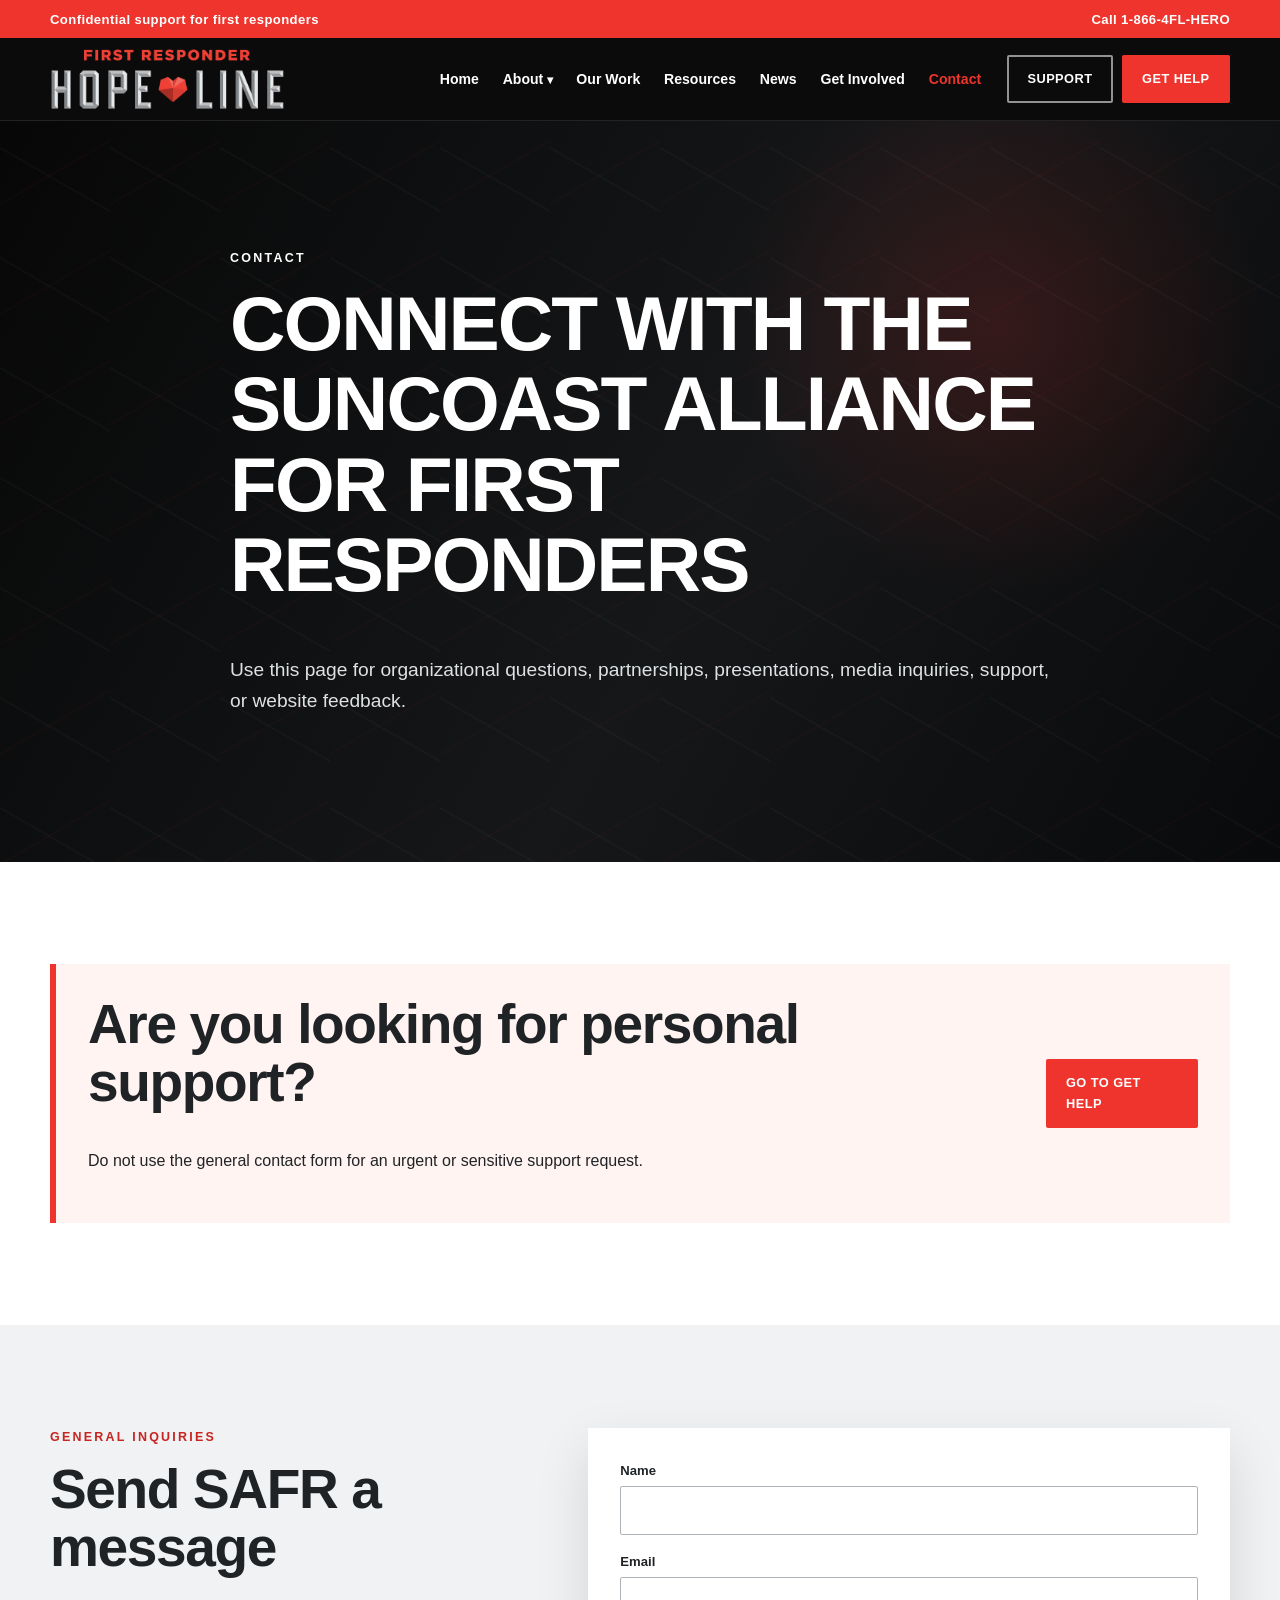
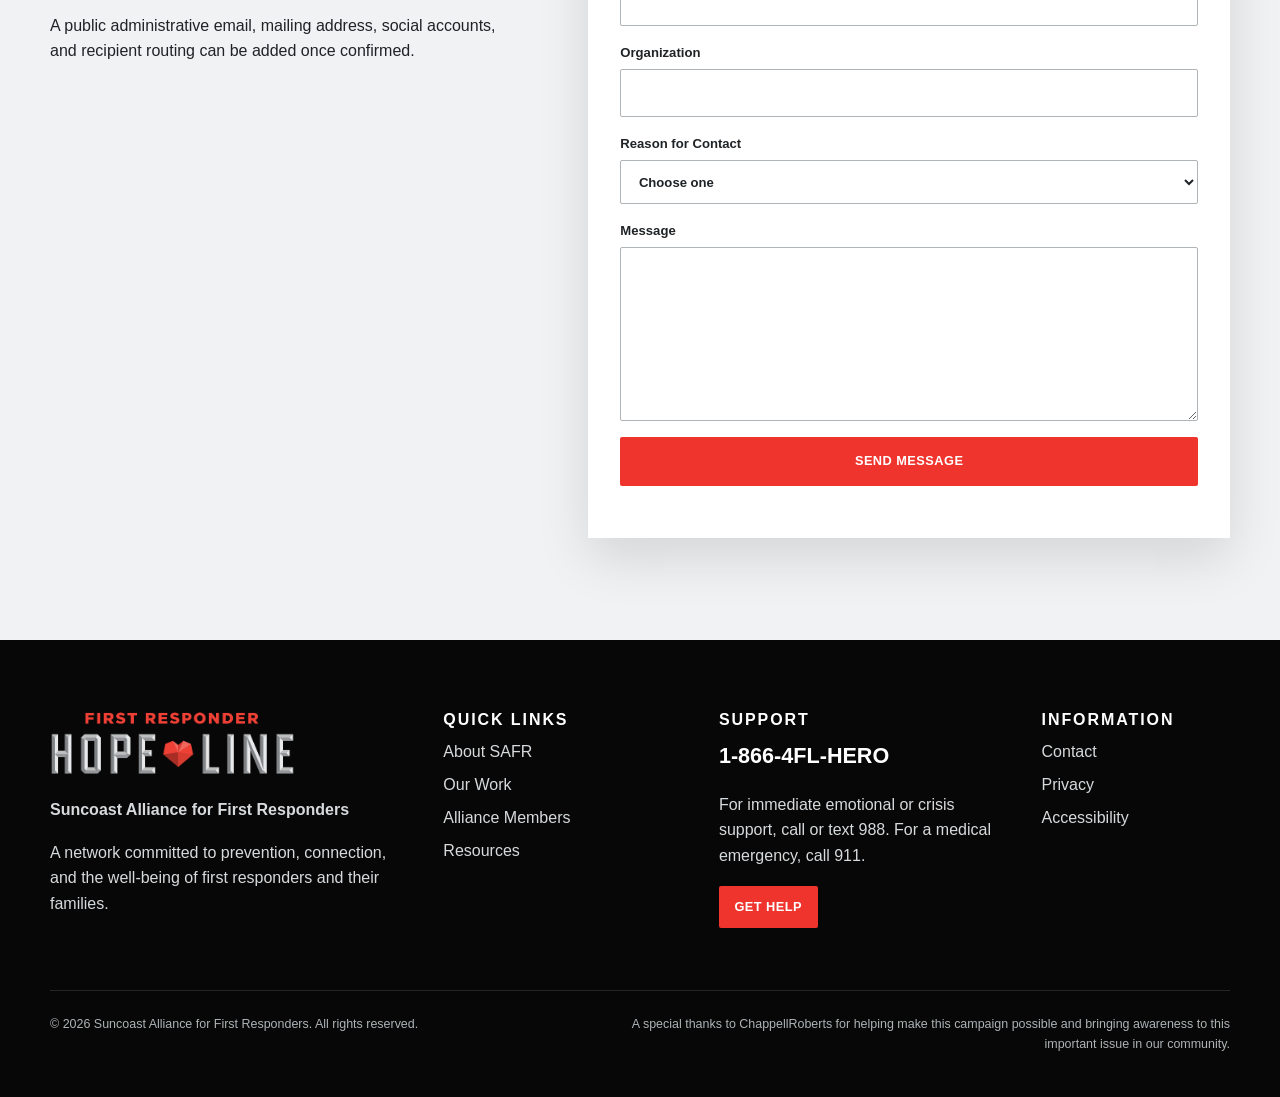
<file: contact.html>
<!doctype html>
<html lang="en">
<head>
  <meta charset="utf-8">
  <meta name="viewport" content="width=device-width, initial-scale=1">
  <title>Contact | Suncoast Alliance for First Responders</title>
  <meta name="description" content="Contact SAFR about partnerships, outreach, media, support, and general questions.">
  <link rel="icon" href="assets/favicon.svg" type="image/svg+xml">
  <link rel="stylesheet" href="styles.css">
  <script src="script.js" defer></script>
</head>
<body class="">

<a class="skip-link" href="#main-content">Skip to main content</a>
<div class="hope-bar">
  <div class="container hope-bar-inner">
    <span>Confidential support for first responders</span>
    <a class="hope-phone" href="tel:18664354376">Call 1-866-4FL-HERO</a>
  </div>
</div>
<header class="site-header">
  <div class="container header-inner">
    <a class="brand" href="index.html" aria-label="Suncoast Alliance for First Responders home">
      <img src="assets/first-responder-hope-line-logo.png" alt="First Responder Hope Line">
      <span class="brand-copy">
        <strong>Suncoast Alliance for First Responders</strong>
        <small>SAFR</small>
      </span>
    </a>
    <button class="menu-toggle" type="button" aria-expanded="false" aria-controls="site-navigation">
      <span></span><span></span><span></span>
      <span class="sr-only">Open navigation</span>
    </button>
    <nav id="site-navigation" class="site-nav" aria-label="Primary navigation">
      <ul class="nav-list">
        <li><a href="index.html">Home</a></li>
        <li class="has-submenu">
          <button class="submenu-toggle" type="button" aria-expanded="false">About</button>
          <ul class="submenu">
            <li><a href="about.html">About Us</a></li>
            <li><a href="people.html">People &amp; Alliance</a></li>
          </ul>
        </li>
        <li><a href="our-work.html">Our Work</a></li>
        <li><a href="resources.html">Resources</a></li>
        <li><a href="news.html">News</a></li>
        <li><a href="get-involved.html">Get Involved</a></li>
        <li><a href="contact.html">Contact</a></li>
      </ul>
      <div class="nav-actions">
        <a class="button button-outline" href="support.html">Support</a>
        <a class="button button-red" href="get-help.html">Get Help</a>
      </div>
    </nav>
  </div>
</header>

<main id="main-content">

<section class="page-hero">
  <div class="container narrow">
    <p class="eyebrow">Contact</p>
    <h1>Connect with the Suncoast Alliance for First Responders</h1>
    <p>Use this page for organizational questions, partnerships, presentations, media inquiries, support, or website feedback.</p>
  </div>
</section>

<section class="section">
  <div class="container contact-alert">
    <div>
      <h2>Are you looking for personal support?</h2>
      <p>Do not use the general contact form for an urgent or sensitive support request.</p>
    </div>
    <a class="button button-red" href="get-help.html">Go to Get Help</a>
  </div>
</section>

<section class="section silver-section">
  <div class="container form-layout">
    <div>
      <p class="eyebrow red">General Inquiries</p>
      <h2>Send SAFR a message</h2>
      <p>A public administrative email, mailing address, social accounts, and recipient routing can be added once confirmed.</p>
    </div>
    <form class="stacked-form demo-form" data-form-name="contact">
      <label>Name<input type="text" required autocomplete="name"></label>
      <label>Email<input type="email" required autocomplete="email"></label>
      <label>Organization<input type="text" autocomplete="organization"></label>
      <label>Reason for Contact
        <select required>
          <option value="">Choose one</option>
          <option>General question</option>
          <option>Agency partnership</option>
          <option>Peer ambassador interest</option>
          <option>Training or presentation request</option>
          <option>Media inquiry</option>
          <option>Sponsorship or donation</option>
          <option>Resource recommendation</option>
          <option>Website feedback</option>
        </select>
      </label>
      <label>Message<textarea rows="7" required></textarea></label>
      <button class="button button-red" type="submit">Send Message</button>
      <p class="form-status" aria-live="polite"></p>
    </form>
  </div>
</section>

</main>

<footer class="site-footer">
  <div class="container footer-grid">
    <div>
      <img class="footer-logo" src="assets/first-responder-hope-line-logo.png" alt="First Responder Hope Line">
      <p><strong>Suncoast Alliance for First Responders</strong></p>
      <p>A network committed to prevention, connection, and the well-being of first responders and their families.</p>
    </div>
    <div>
      <h2>Quick Links</h2>
      <ul class="footer-links">
        <li><a href="about.html">About SAFR</a></li>
        <li><a href="our-work.html">Our Work</a></li>
        <li><a href="people.html">Alliance Members</a></li>
        <li><a href="resources.html">Resources</a></li>
      </ul>
    </div>
    <div>
      <h2>Support</h2>
      <p class="footer-phone"><a href="tel:18664354376">1-866-4FL-HERO</a></p>
      <p>For immediate emotional or crisis support, call or text 988. For a medical emergency, call 911.</p>
      <a class="button button-red button-small" href="get-help.html">Get Help</a>
    </div>
    <div>
      <h2>Information</h2>
      <ul class="footer-links">
        <li><a href="contact.html">Contact</a></li>
        <li><a href="privacy.html">Privacy</a></li>
        <li><a href="accessibility.html">Accessibility</a></li>
      </ul>
    </div>
  </div>
  <div class="container footer-bottom">
    <p>&copy; <span data-current-year></span> Suncoast Alliance for First Responders. All rights reserved.</p>
    <p>A special thanks to ChappellRoberts for helping make this campaign possible and bringing awareness to this important issue in our community.</p>
  </div>
</footer>

</body>
</html>
</file>
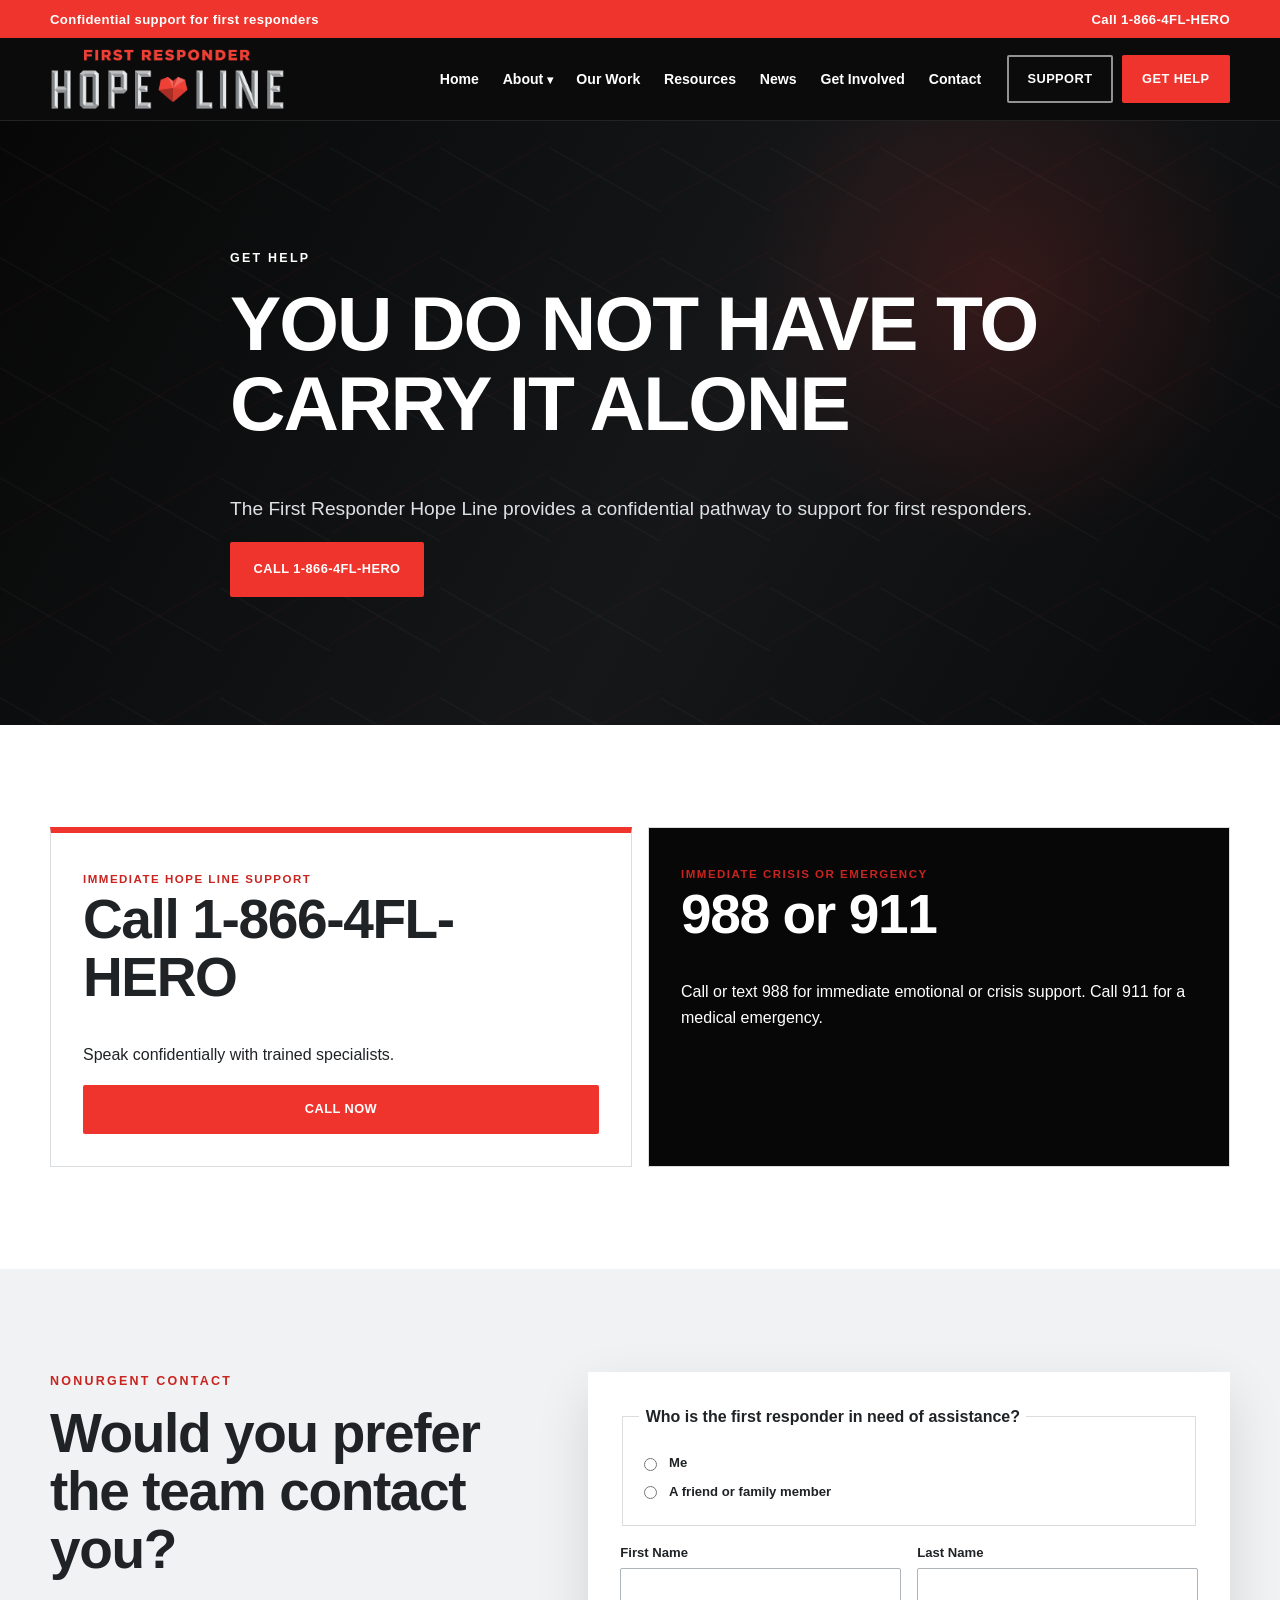
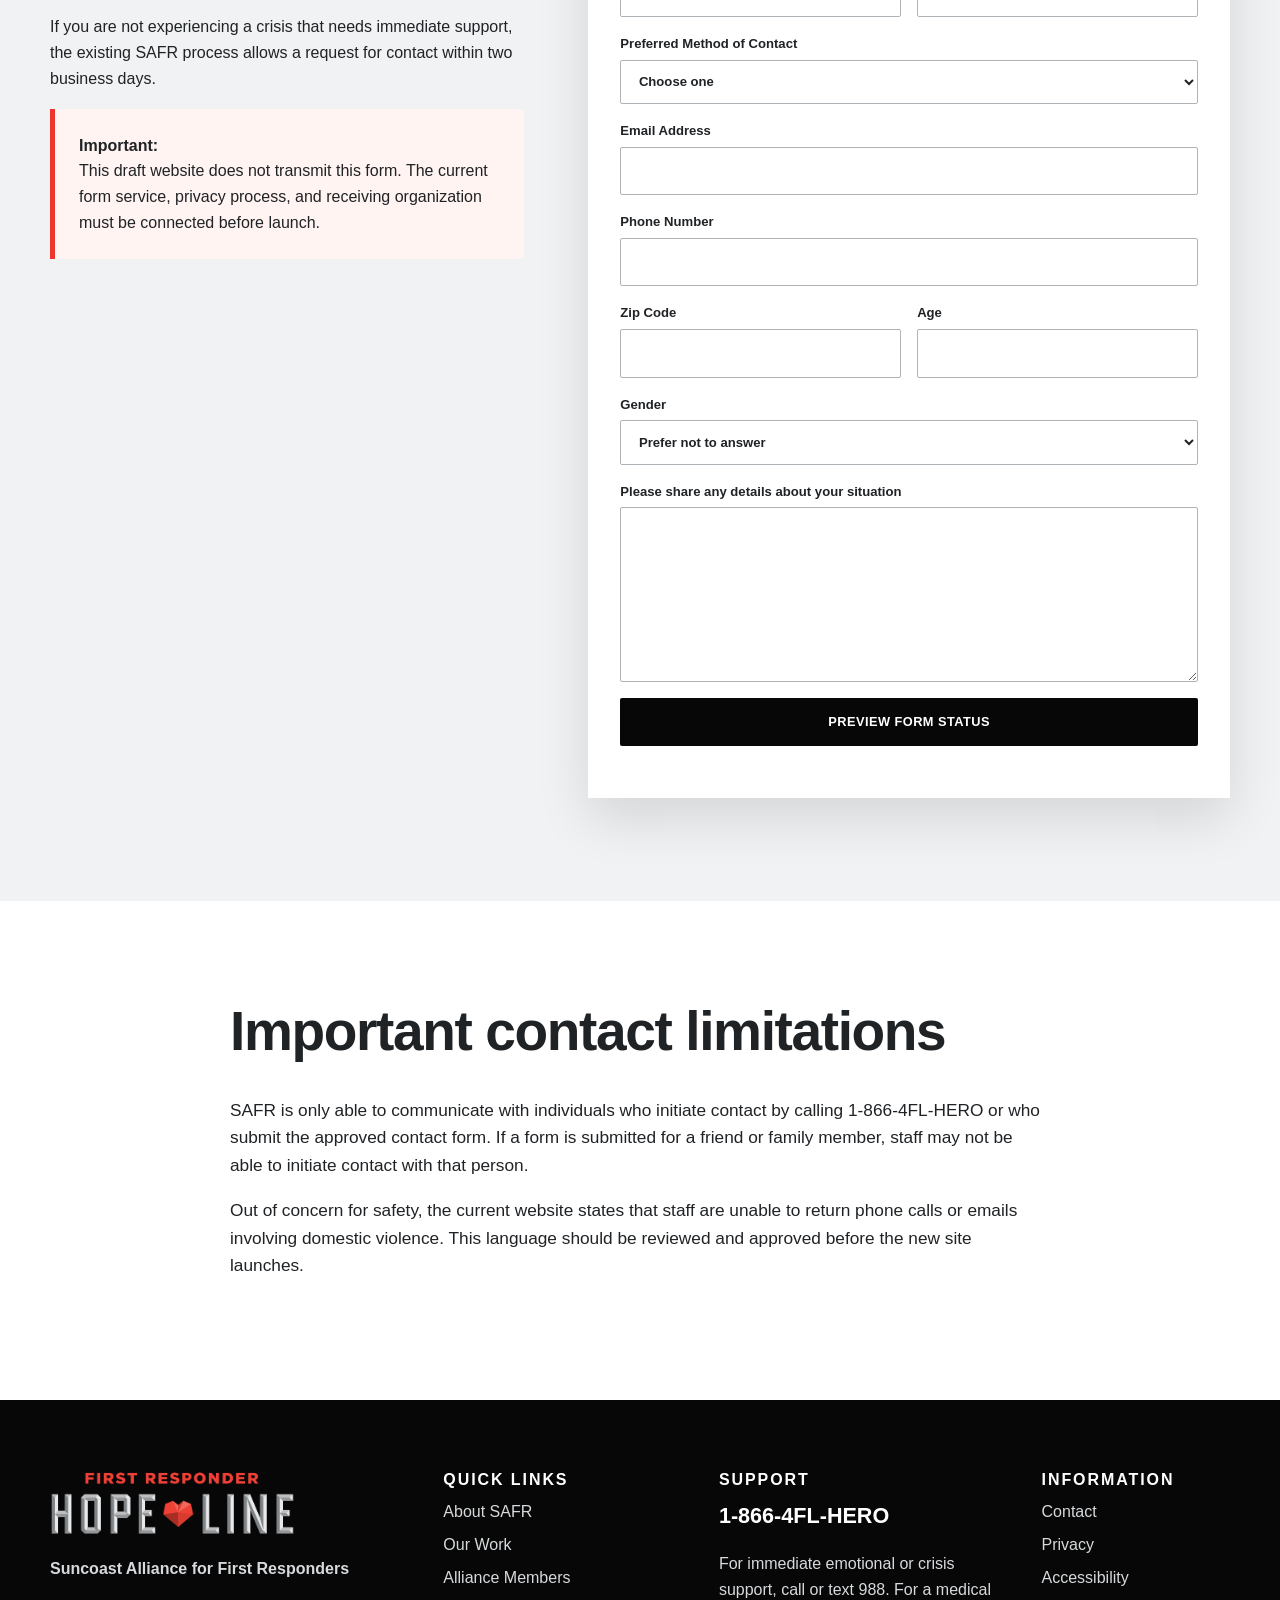
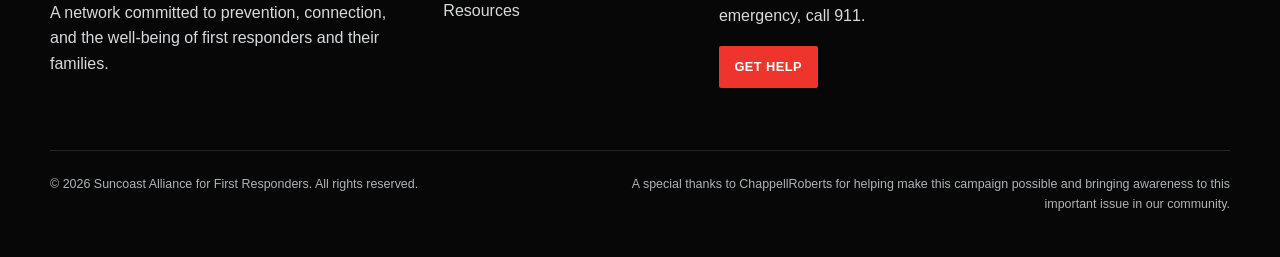
<file: get-help.html>
<!doctype html>
<html lang="en">
<head>
  <meta charset="utf-8">
  <meta name="viewport" content="width=device-width, initial-scale=1">
  <title>Get Help | Suncoast Alliance for First Responders</title>
  <meta name="description" content="Contact the First Responder Hope Line for confidential support.">
  <link rel="icon" href="assets/favicon.svg" type="image/svg+xml">
  <link rel="stylesheet" href="styles.css">
  <script src="script.js" defer></script>
</head>
<body class="help-page">

<a class="skip-link" href="#main-content">Skip to main content</a>
<div class="hope-bar">
  <div class="container hope-bar-inner">
    <span>Confidential support for first responders</span>
    <a class="hope-phone" href="tel:18664354376">Call 1-866-4FL-HERO</a>
  </div>
</div>
<header class="site-header">
  <div class="container header-inner">
    <a class="brand" href="index.html" aria-label="Suncoast Alliance for First Responders home">
      <img src="assets/first-responder-hope-line-logo.png" alt="First Responder Hope Line">
      <span class="brand-copy">
        <strong>Suncoast Alliance for First Responders</strong>
        <small>SAFR</small>
      </span>
    </a>
    <button class="menu-toggle" type="button" aria-expanded="false" aria-controls="site-navigation">
      <span></span><span></span><span></span>
      <span class="sr-only">Open navigation</span>
    </button>
    <nav id="site-navigation" class="site-nav" aria-label="Primary navigation">
      <ul class="nav-list">
        <li><a href="index.html">Home</a></li>
        <li class="has-submenu">
          <button class="submenu-toggle" type="button" aria-expanded="false">About</button>
          <ul class="submenu">
            <li><a href="about.html">About Us</a></li>
            <li><a href="people.html">People &amp; Alliance</a></li>
          </ul>
        </li>
        <li><a href="our-work.html">Our Work</a></li>
        <li><a href="resources.html">Resources</a></li>
        <li><a href="news.html">News</a></li>
        <li><a href="get-involved.html">Get Involved</a></li>
        <li><a href="contact.html">Contact</a></li>
      </ul>
      <div class="nav-actions">
        <a class="button button-outline" href="support.html">Support</a>
        <a class="button button-red" href="get-help.html">Get Help</a>
      </div>
    </nav>
  </div>
</header>

<main id="main-content">

<section class="page-hero help-hero">
  <div class="container narrow">
    <p class="eyebrow">Get Help</p>
    <h1>You do not have to carry it alone</h1>
    <p>The First Responder Hope Line provides a confidential pathway to support for first responders.</p>
    <a class="button button-red button-large" href="tel:18664354376">Call 1-866-4FL-HERO</a>
  </div>
</section>

<section class="section">
  <div class="container help-options">
    <article class="urgent-card">
      <span>Immediate Hope Line Support</span>
      <h2>Call 1-866-4FL-HERO</h2>
      <p>Speak confidentially with trained specialists.</p>
      <a class="button button-red button-block" href="tel:18664354376">Call Now</a>
    </article>
    <article class="crisis-card">
      <span>Immediate Crisis or Emergency</span>
      <h2>988 or 911</h2>
      <p>Call or text 988 for immediate emotional or crisis support. Call 911 for a medical emergency.</p>
    </article>
  </div>
</section>

<section id="nonurgent-contact" class="section silver-section">
  <div class="container form-layout">
    <div>
      <p class="eyebrow red">Nonurgent Contact</p>
      <h2>Would you prefer the team contact you?</h2>
      <p>If you are not experiencing a crisis that needs immediate support, the existing SAFR process allows a request for contact within two business days.</p>
      <div class="notice-card warning">
        <strong>Important:</strong>
        <p>This draft website does not transmit this form. The current form service, privacy process, and receiving organization must be connected before launch.</p>
      </div>
    </div>
    <form class="stacked-form demo-form sensitive-form" data-form-name="nonurgent help">
      <fieldset>
        <legend>Who is the first responder in need of assistance?</legend>
        <label class="radio-label"><input type="radio" name="who" value="me" required> Me</label>
        <label class="radio-label"><input type="radio" name="who" value="friend-family"> A friend or family member</label>
      </fieldset>
      <div class="two-column-fields">
        <label>First Name<input type="text" required autocomplete="given-name"></label>
        <label>Last Name<input type="text" required autocomplete="family-name"></label>
      </div>
      <label>Preferred Method of Contact
        <select required>
          <option value="">Choose one</option>
          <option>Email</option>
          <option>Phone</option>
        </select>
      </label>
      <label>Email Address<input type="email" autocomplete="email"></label>
      <label>Phone Number<input type="tel" autocomplete="tel"></label>
      <div class="two-column-fields">
        <label>Zip Code<input type="text" inputmode="numeric" autocomplete="postal-code"></label>
        <label>Age<input type="number" min="18"></label>
      </div>
      <label>Gender
        <select>
          <option>Prefer not to answer</option>
          <option>Male</option>
          <option>Female</option>
          <option>Non-binary</option>
          <option>Other</option>
        </select>
      </label>
      <label>Please share any details about your situation<textarea rows="7"></textarea></label>
      <button class="button button-dark" type="submit">Preview Form Status</button>
      <p class="form-status" aria-live="polite"></p>
    </form>
  </div>
</section>

<section class="section">
  <div class="container prose narrow">
    <h2>Important contact limitations</h2>
    <p>SAFR is only able to communicate with individuals who initiate contact by calling 1-866-4FL-HERO or who submit the approved contact form. If a form is submitted for a friend or family member, staff may not be able to initiate contact with that person.</p>
    <p>Out of concern for safety, the current website states that staff are unable to return phone calls or emails involving domestic violence. This language should be reviewed and approved before the new site launches.</p>
  </div>
</section>

</main>

<footer class="site-footer">
  <div class="container footer-grid">
    <div>
      <img class="footer-logo" src="assets/first-responder-hope-line-logo.png" alt="First Responder Hope Line">
      <p><strong>Suncoast Alliance for First Responders</strong></p>
      <p>A network committed to prevention, connection, and the well-being of first responders and their families.</p>
    </div>
    <div>
      <h2>Quick Links</h2>
      <ul class="footer-links">
        <li><a href="about.html">About SAFR</a></li>
        <li><a href="our-work.html">Our Work</a></li>
        <li><a href="people.html">Alliance Members</a></li>
        <li><a href="resources.html">Resources</a></li>
      </ul>
    </div>
    <div>
      <h2>Support</h2>
      <p class="footer-phone"><a href="tel:18664354376">1-866-4FL-HERO</a></p>
      <p>For immediate emotional or crisis support, call or text 988. For a medical emergency, call 911.</p>
      <a class="button button-red button-small" href="get-help.html">Get Help</a>
    </div>
    <div>
      <h2>Information</h2>
      <ul class="footer-links">
        <li><a href="contact.html">Contact</a></li>
        <li><a href="privacy.html">Privacy</a></li>
        <li><a href="accessibility.html">Accessibility</a></li>
      </ul>
    </div>
  </div>
  <div class="container footer-bottom">
    <p>&copy; <span data-current-year></span> Suncoast Alliance for First Responders. All rights reserved.</p>
    <p>A special thanks to ChappellRoberts for helping make this campaign possible and bringing awareness to this important issue in our community.</p>
  </div>
</footer>

</body>
</html>
</file>
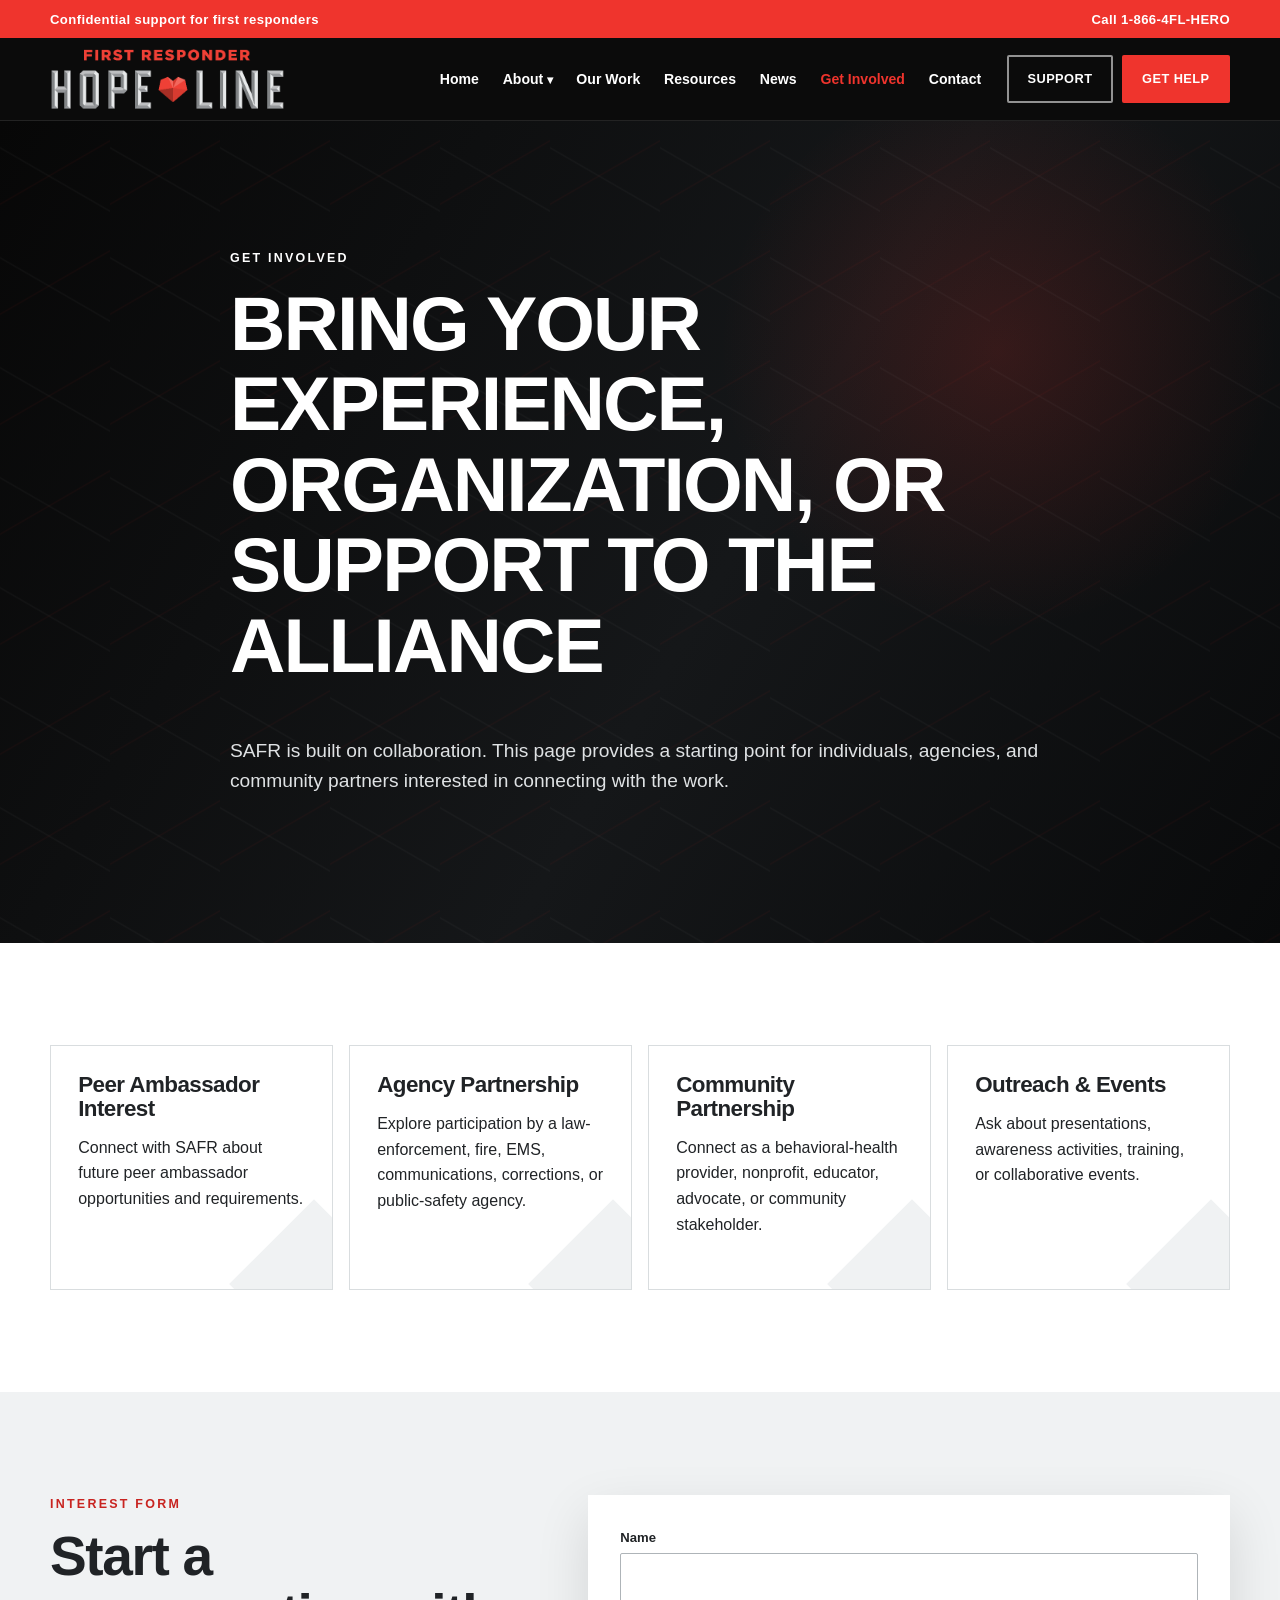
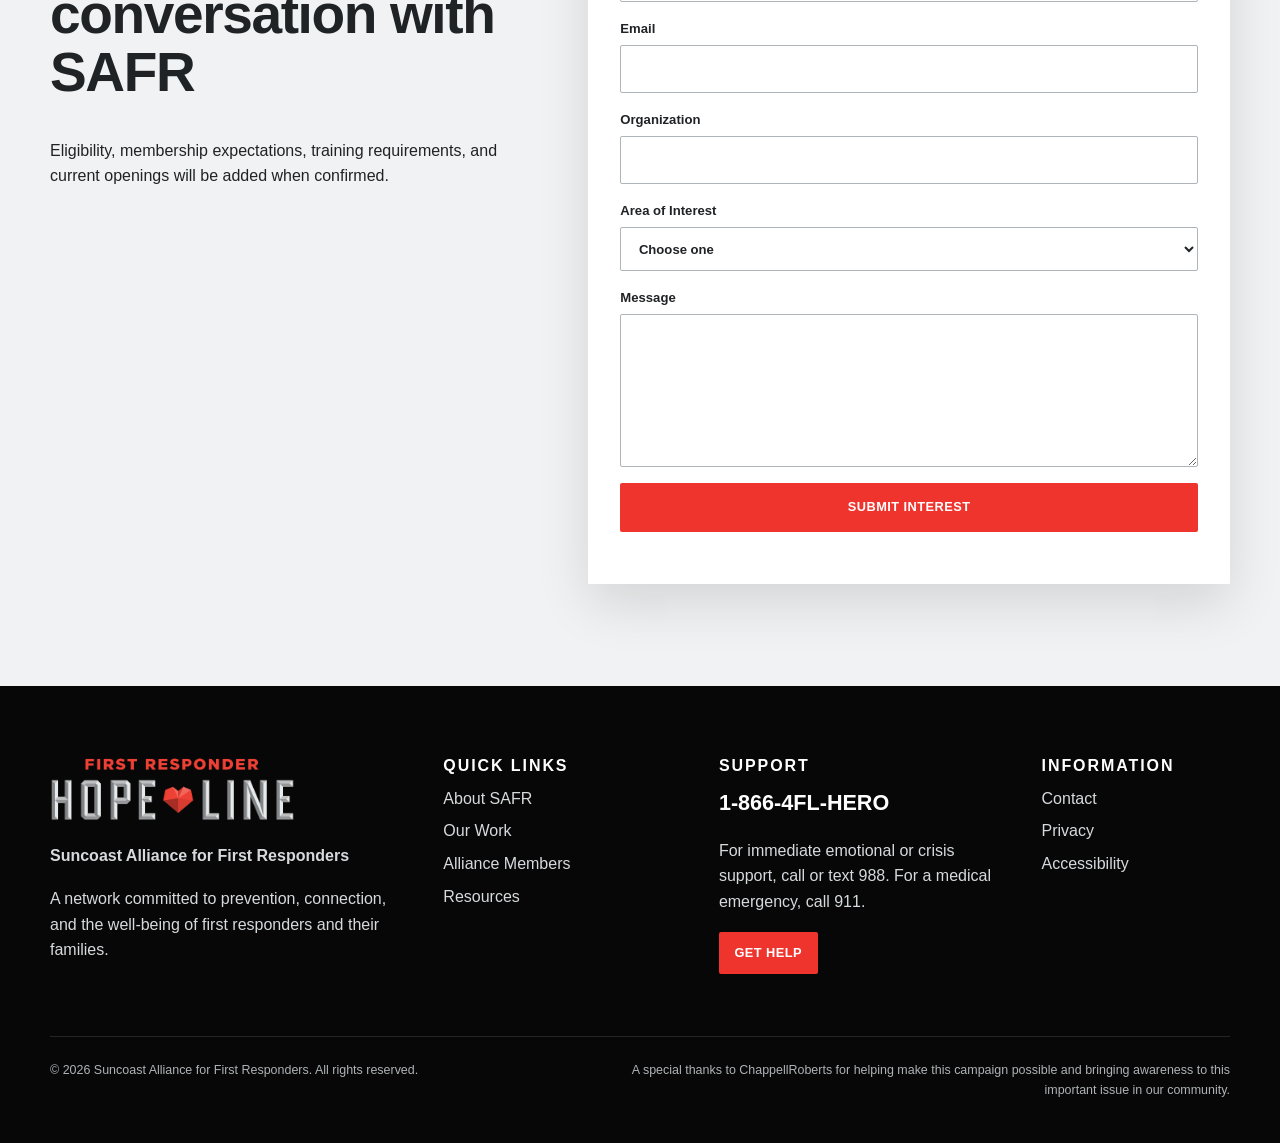
<file: get-involved.html>
<!doctype html>
<html lang="en">
<head>
  <meta charset="utf-8">
  <meta name="viewport" content="width=device-width, initial-scale=1">
  <title>Get Involved | Suncoast Alliance for First Responders</title>
  <meta name="description" content="Explore ways to connect with the Suncoast Alliance for First Responders.">
  <link rel="icon" href="assets/favicon.svg" type="image/svg+xml">
  <link rel="stylesheet" href="styles.css">
  <script src="script.js" defer></script>
</head>
<body class="">

<a class="skip-link" href="#main-content">Skip to main content</a>
<div class="hope-bar">
  <div class="container hope-bar-inner">
    <span>Confidential support for first responders</span>
    <a class="hope-phone" href="tel:18664354376">Call 1-866-4FL-HERO</a>
  </div>
</div>
<header class="site-header">
  <div class="container header-inner">
    <a class="brand" href="index.html" aria-label="Suncoast Alliance for First Responders home">
      <img src="assets/first-responder-hope-line-logo.png" alt="First Responder Hope Line">
      <span class="brand-copy">
        <strong>Suncoast Alliance for First Responders</strong>
        <small>SAFR</small>
      </span>
    </a>
    <button class="menu-toggle" type="button" aria-expanded="false" aria-controls="site-navigation">
      <span></span><span></span><span></span>
      <span class="sr-only">Open navigation</span>
    </button>
    <nav id="site-navigation" class="site-nav" aria-label="Primary navigation">
      <ul class="nav-list">
        <li><a href="index.html">Home</a></li>
        <li class="has-submenu">
          <button class="submenu-toggle" type="button" aria-expanded="false">About</button>
          <ul class="submenu">
            <li><a href="about.html">About Us</a></li>
            <li><a href="people.html">People &amp; Alliance</a></li>
          </ul>
        </li>
        <li><a href="our-work.html">Our Work</a></li>
        <li><a href="resources.html">Resources</a></li>
        <li><a href="news.html">News</a></li>
        <li><a href="get-involved.html">Get Involved</a></li>
        <li><a href="contact.html">Contact</a></li>
      </ul>
      <div class="nav-actions">
        <a class="button button-outline" href="support.html">Support</a>
        <a class="button button-red" href="get-help.html">Get Help</a>
      </div>
    </nav>
  </div>
</header>

<main id="main-content">

<section class="page-hero">
  <div class="container narrow">
    <p class="eyebrow">Get Involved</p>
    <h1>Bring your experience, organization, or support to the alliance</h1>
    <p>SAFR is built on collaboration. This page provides a starting point for individuals, agencies, and community partners interested in connecting with the work.</p>
  </div>
</section>

<section class="section">
  <div class="container">
    <div class="feature-grid">
      <article class="feature-card"><h3>Peer Ambassador Interest</h3><p>Connect with SAFR about future peer ambassador opportunities and requirements.</p></article>
      <article class="feature-card"><h3>Agency Partnership</h3><p>Explore participation by a law-enforcement, fire, EMS, communications, corrections, or public-safety agency.</p></article>
      <article class="feature-card"><h3>Community Partnership</h3><p>Connect as a behavioral-health provider, nonprofit, educator, advocate, or community stakeholder.</p></article>
      <article class="feature-card"><h3>Outreach &amp; Events</h3><p>Ask about presentations, awareness activities, training, or collaborative events.</p></article>
    </div>
  </div>
</section>

<section class="section silver-section">
  <div class="container form-layout">
    <div>
      <p class="eyebrow red">Interest Form</p>
      <h2>Start a conversation with SAFR</h2>
      <p>Eligibility, membership expectations, training requirements, and current openings will be added when confirmed.</p>
    </div>
    <form class="stacked-form demo-form" data-form-name="get involved">
      <label>Name<input type="text" required autocomplete="name"></label>
      <label>Email<input type="email" required autocomplete="email"></label>
      <label>Organization<input type="text" autocomplete="organization"></label>
      <label>Area of Interest
        <select required>
          <option value="">Choose one</option>
          <option>Peer ambassador interest</option>
          <option>Agency partnership</option>
          <option>Community partnership</option>
          <option>Outreach or event</option>
          <option>Other</option>
        </select>
      </label>
      <label>Message<textarea rows="6"></textarea></label>
      <button class="button button-red" type="submit">Submit Interest</button>
      <p class="form-status" aria-live="polite"></p>
    </form>
  </div>
</section>

</main>

<footer class="site-footer">
  <div class="container footer-grid">
    <div>
      <img class="footer-logo" src="assets/first-responder-hope-line-logo.png" alt="First Responder Hope Line">
      <p><strong>Suncoast Alliance for First Responders</strong></p>
      <p>A network committed to prevention, connection, and the well-being of first responders and their families.</p>
    </div>
    <div>
      <h2>Quick Links</h2>
      <ul class="footer-links">
        <li><a href="about.html">About SAFR</a></li>
        <li><a href="our-work.html">Our Work</a></li>
        <li><a href="people.html">Alliance Members</a></li>
        <li><a href="resources.html">Resources</a></li>
      </ul>
    </div>
    <div>
      <h2>Support</h2>
      <p class="footer-phone"><a href="tel:18664354376">1-866-4FL-HERO</a></p>
      <p>For immediate emotional or crisis support, call or text 988. For a medical emergency, call 911.</p>
      <a class="button button-red button-small" href="get-help.html">Get Help</a>
    </div>
    <div>
      <h2>Information</h2>
      <ul class="footer-links">
        <li><a href="contact.html">Contact</a></li>
        <li><a href="privacy.html">Privacy</a></li>
        <li><a href="accessibility.html">Accessibility</a></li>
      </ul>
    </div>
  </div>
  <div class="container footer-bottom">
    <p>&copy; <span data-current-year></span> Suncoast Alliance for First Responders. All rights reserved.</p>
    <p>A special thanks to ChappellRoberts for helping make this campaign possible and bringing awareness to this important issue in our community.</p>
  </div>
</footer>

</body>
</html>
</file>
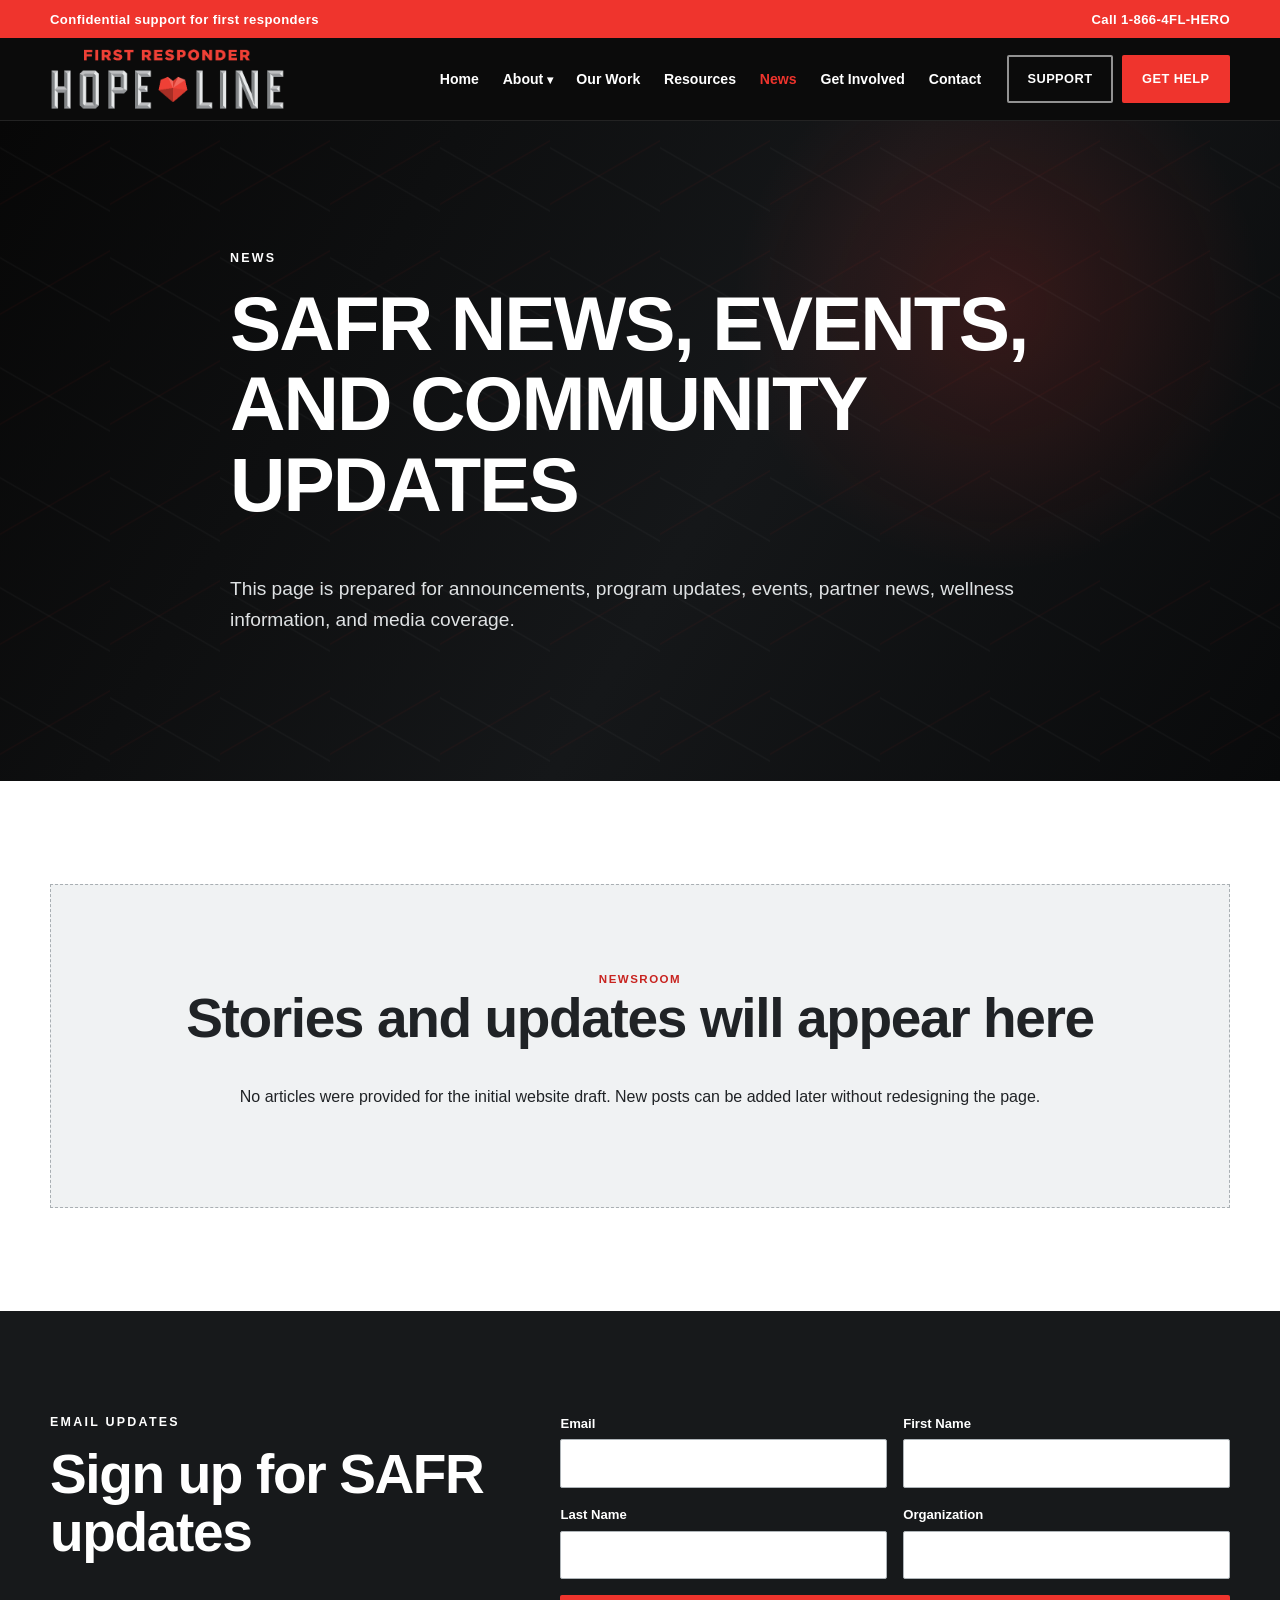
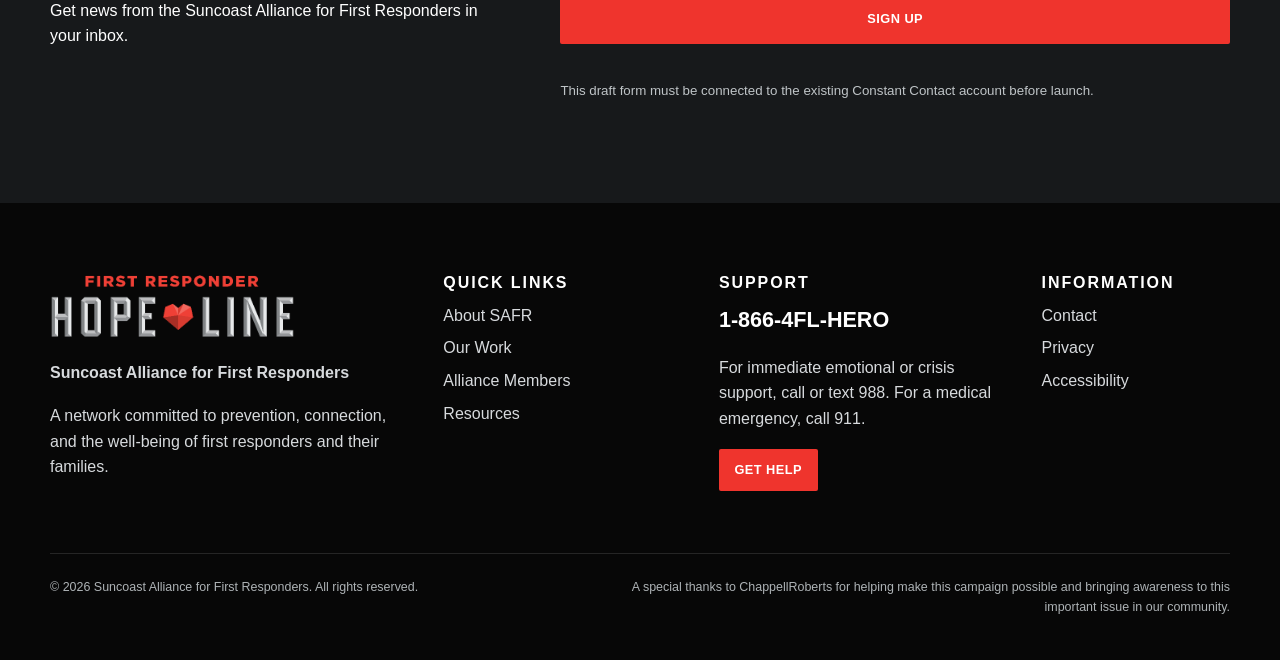
<file: news.html>
<!doctype html>
<html lang="en">
<head>
  <meta charset="utf-8">
  <meta name="viewport" content="width=device-width, initial-scale=1">
  <title>News | Suncoast Alliance for First Responders</title>
  <meta name="description" content="News, events, program updates, and community information from SAFR.">
  <link rel="icon" href="assets/favicon.svg" type="image/svg+xml">
  <link rel="stylesheet" href="styles.css">
  <script src="script.js" defer></script>
</head>
<body class="">

<a class="skip-link" href="#main-content">Skip to main content</a>
<div class="hope-bar">
  <div class="container hope-bar-inner">
    <span>Confidential support for first responders</span>
    <a class="hope-phone" href="tel:18664354376">Call 1-866-4FL-HERO</a>
  </div>
</div>
<header class="site-header">
  <div class="container header-inner">
    <a class="brand" href="index.html" aria-label="Suncoast Alliance for First Responders home">
      <img src="assets/first-responder-hope-line-logo.png" alt="First Responder Hope Line">
      <span class="brand-copy">
        <strong>Suncoast Alliance for First Responders</strong>
        <small>SAFR</small>
      </span>
    </a>
    <button class="menu-toggle" type="button" aria-expanded="false" aria-controls="site-navigation">
      <span></span><span></span><span></span>
      <span class="sr-only">Open navigation</span>
    </button>
    <nav id="site-navigation" class="site-nav" aria-label="Primary navigation">
      <ul class="nav-list">
        <li><a href="index.html">Home</a></li>
        <li class="has-submenu">
          <button class="submenu-toggle" type="button" aria-expanded="false">About</button>
          <ul class="submenu">
            <li><a href="about.html">About Us</a></li>
            <li><a href="people.html">People &amp; Alliance</a></li>
          </ul>
        </li>
        <li><a href="our-work.html">Our Work</a></li>
        <li><a href="resources.html">Resources</a></li>
        <li><a href="news.html">News</a></li>
        <li><a href="get-involved.html">Get Involved</a></li>
        <li><a href="contact.html">Contact</a></li>
      </ul>
      <div class="nav-actions">
        <a class="button button-outline" href="support.html">Support</a>
        <a class="button button-red" href="get-help.html">Get Help</a>
      </div>
    </nav>
  </div>
</header>

<main id="main-content">

<section class="page-hero">
  <div class="container narrow">
    <p class="eyebrow">News</p>
    <h1>SAFR news, events, and community updates</h1>
    <p>This page is prepared for announcements, program updates, events, partner news, wellness information, and media coverage.</p>
  </div>
</section>

<section class="section">
  <div class="container">
    <div class="empty-state">
      <span>Newsroom</span>
      <h2>Stories and updates will appear here</h2>
      <p>No articles were provided for the initial website draft. New posts can be added later without redesigning the page.</p>
    </div>
  </div>
</section>

<section class="section newsletter-section">
  <div class="container newsletter-grid">
    <div>
      <p class="eyebrow">Email Updates</p>
      <h2>Sign up for SAFR updates</h2>
      <p>Get news from the Suncoast Alliance for First Responders in your inbox.</p>
    </div>
    <form class="inline-form demo-form" data-form-name="newsletter">
      <label>Email<input type="email" name="email" required autocomplete="email"></label>
      <label>First Name<input type="text" name="firstName" autocomplete="given-name"></label>
      <label>Last Name<input type="text" name="lastName" autocomplete="family-name"></label>
      <label>Organization<input type="text" name="organization" autocomplete="organization"></label>
      <button class="button button-red" type="submit">Sign Up</button>
      <p class="form-status" aria-live="polite"></p>
      <small>This draft form must be connected to the existing Constant Contact account before launch.</small>
    </form>
  </div>
</section>

</main>

<footer class="site-footer">
  <div class="container footer-grid">
    <div>
      <img class="footer-logo" src="assets/first-responder-hope-line-logo.png" alt="First Responder Hope Line">
      <p><strong>Suncoast Alliance for First Responders</strong></p>
      <p>A network committed to prevention, connection, and the well-being of first responders and their families.</p>
    </div>
    <div>
      <h2>Quick Links</h2>
      <ul class="footer-links">
        <li><a href="about.html">About SAFR</a></li>
        <li><a href="our-work.html">Our Work</a></li>
        <li><a href="people.html">Alliance Members</a></li>
        <li><a href="resources.html">Resources</a></li>
      </ul>
    </div>
    <div>
      <h2>Support</h2>
      <p class="footer-phone"><a href="tel:18664354376">1-866-4FL-HERO</a></p>
      <p>For immediate emotional or crisis support, call or text 988. For a medical emergency, call 911.</p>
      <a class="button button-red button-small" href="get-help.html">Get Help</a>
    </div>
    <div>
      <h2>Information</h2>
      <ul class="footer-links">
        <li><a href="contact.html">Contact</a></li>
        <li><a href="privacy.html">Privacy</a></li>
        <li><a href="accessibility.html">Accessibility</a></li>
      </ul>
    </div>
  </div>
  <div class="container footer-bottom">
    <p>&copy; <span data-current-year></span> Suncoast Alliance for First Responders. All rights reserved.</p>
    <p>A special thanks to ChappellRoberts for helping make this campaign possible and bringing awareness to this important issue in our community.</p>
  </div>
</footer>

</body>
</html>
</file>
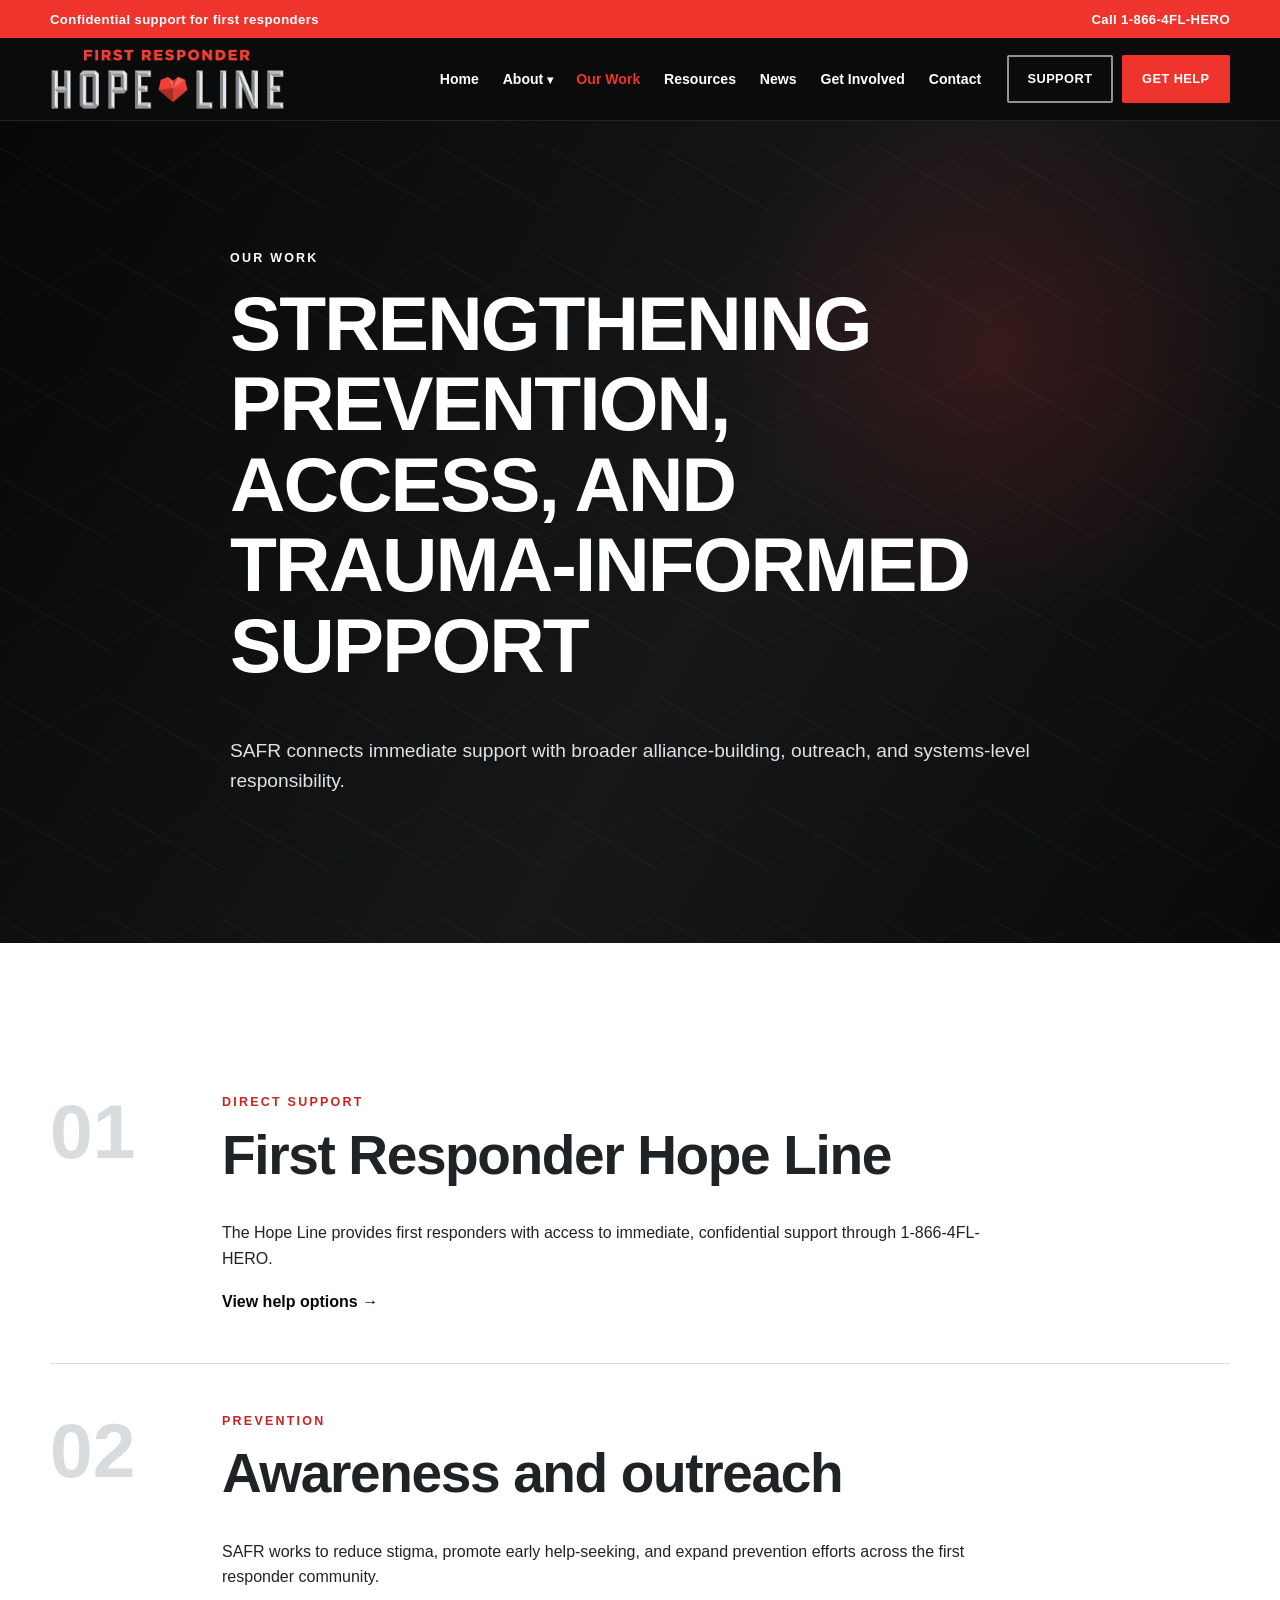
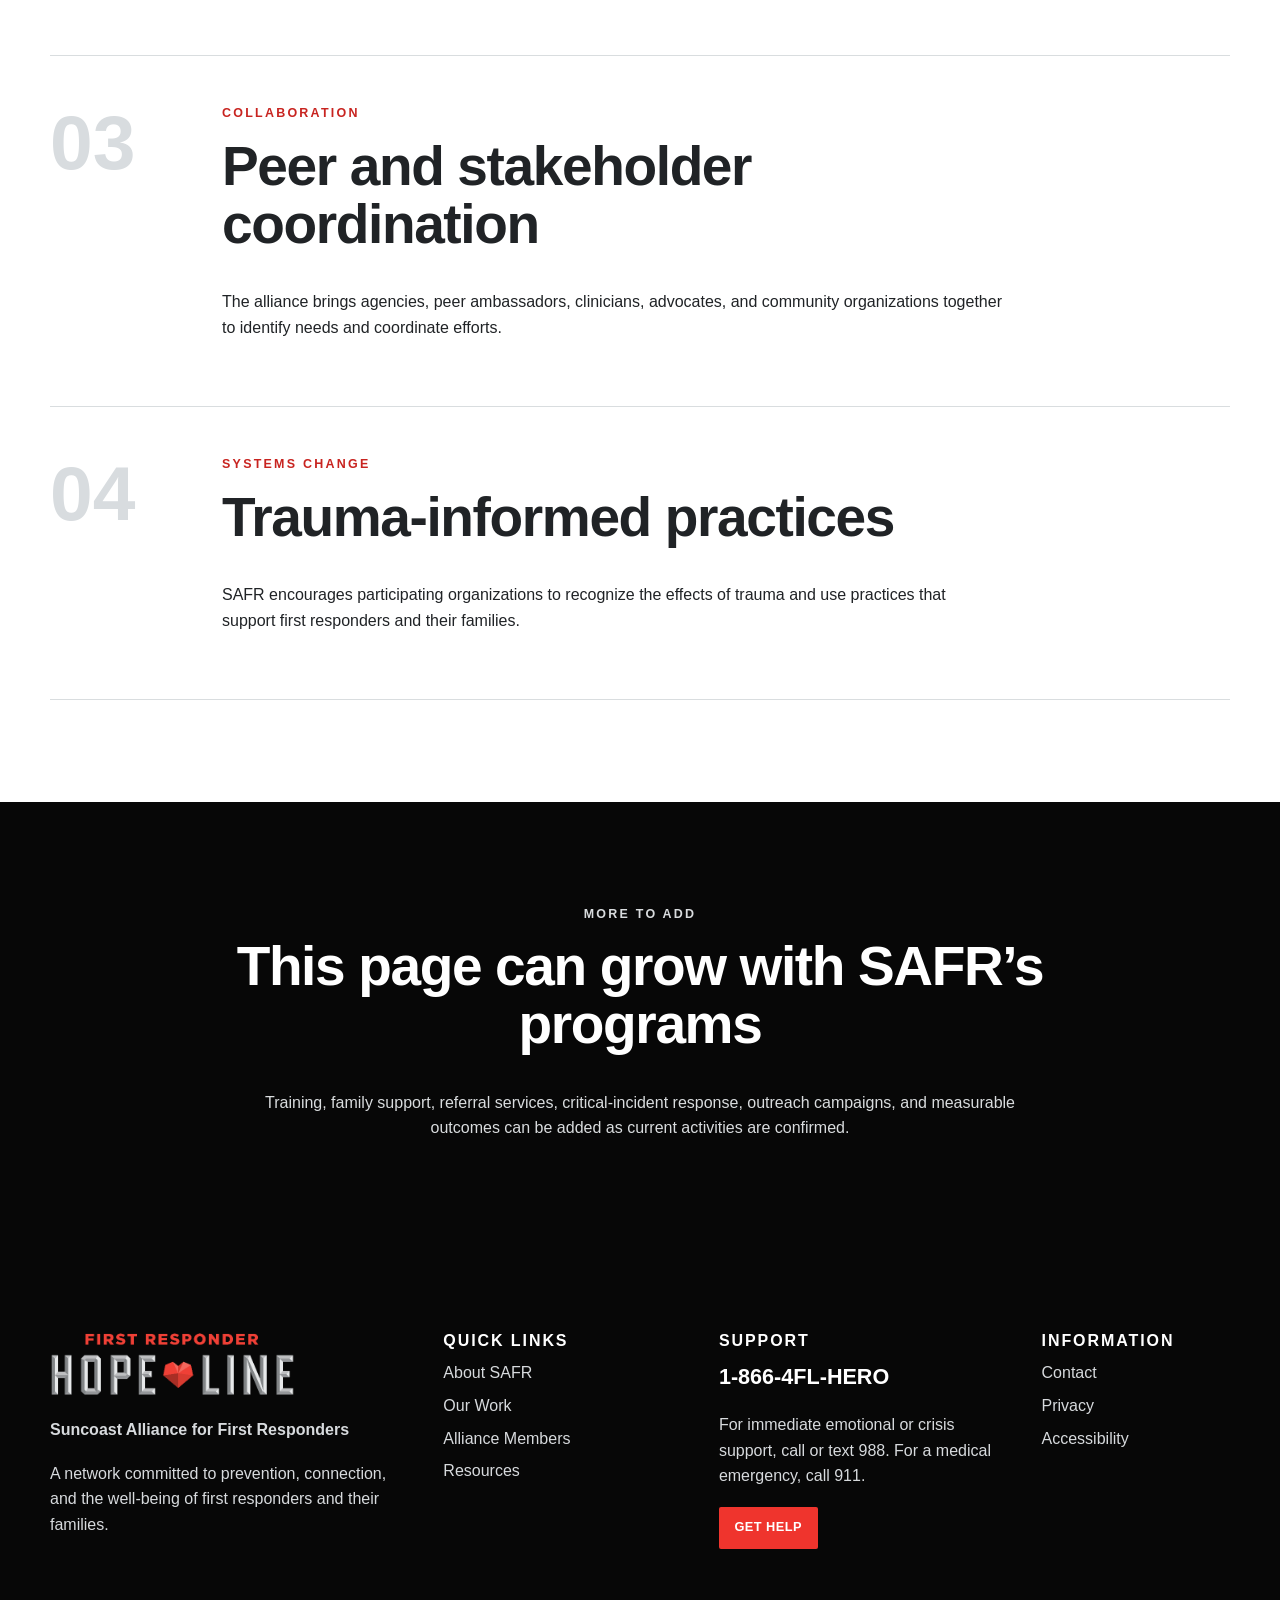
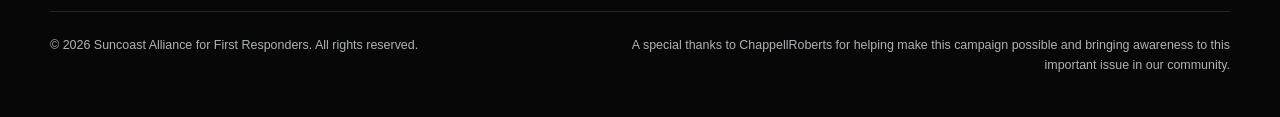
<file: our-work.html>
<!doctype html>
<html lang="en">
<head>
  <meta charset="utf-8">
  <meta name="viewport" content="width=device-width, initial-scale=1">
  <title>Our Work | Suncoast Alliance for First Responders</title>
  <meta name="description" content="Explore SAFR's Hope Line, prevention, outreach, collaboration, and trauma-informed work.">
  <link rel="icon" href="assets/favicon.svg" type="image/svg+xml">
  <link rel="stylesheet" href="styles.css">
  <script src="script.js" defer></script>
</head>
<body class="">

<a class="skip-link" href="#main-content">Skip to main content</a>
<div class="hope-bar">
  <div class="container hope-bar-inner">
    <span>Confidential support for first responders</span>
    <a class="hope-phone" href="tel:18664354376">Call 1-866-4FL-HERO</a>
  </div>
</div>
<header class="site-header">
  <div class="container header-inner">
    <a class="brand" href="index.html" aria-label="Suncoast Alliance for First Responders home">
      <img src="assets/first-responder-hope-line-logo.png" alt="First Responder Hope Line">
      <span class="brand-copy">
        <strong>Suncoast Alliance for First Responders</strong>
        <small>SAFR</small>
      </span>
    </a>
    <button class="menu-toggle" type="button" aria-expanded="false" aria-controls="site-navigation">
      <span></span><span></span><span></span>
      <span class="sr-only">Open navigation</span>
    </button>
    <nav id="site-navigation" class="site-nav" aria-label="Primary navigation">
      <ul class="nav-list">
        <li><a href="index.html">Home</a></li>
        <li class="has-submenu">
          <button class="submenu-toggle" type="button" aria-expanded="false">About</button>
          <ul class="submenu">
            <li><a href="about.html">About Us</a></li>
            <li><a href="people.html">People &amp; Alliance</a></li>
          </ul>
        </li>
        <li><a href="our-work.html">Our Work</a></li>
        <li><a href="resources.html">Resources</a></li>
        <li><a href="news.html">News</a></li>
        <li><a href="get-involved.html">Get Involved</a></li>
        <li><a href="contact.html">Contact</a></li>
      </ul>
      <div class="nav-actions">
        <a class="button button-outline" href="support.html">Support</a>
        <a class="button button-red" href="get-help.html">Get Help</a>
      </div>
    </nav>
  </div>
</header>

<main id="main-content">

<section class="page-hero">
  <div class="container narrow">
    <p class="eyebrow">Our Work</p>
    <h1>Strengthening prevention, access, and trauma-informed support</h1>
    <p>SAFR connects immediate support with broader alliance-building, outreach, and systems-level responsibility.</p>
  </div>
</section>

<section class="section">
  <div class="container program-stack">
    <article class="program-row">
      <div class="program-number">01</div>
      <div>
        <p class="eyebrow red">Direct Support</p>
        <h2>First Responder Hope Line</h2>
        <p>The Hope Line provides first responders with access to immediate, confidential support through 1-866-4FL-HERO.</p>
        <a class="text-link dark-link" href="get-help.html">View help options <span aria-hidden="true">→</span></a>
      </div>
    </article>
    <article class="program-row">
      <div class="program-number">02</div>
      <div>
        <p class="eyebrow red">Prevention</p>
        <h2>Awareness and outreach</h2>
        <p>SAFR works to reduce stigma, promote early help-seeking, and expand prevention efforts across the first responder community.</p>
      </div>
    </article>
    <article class="program-row">
      <div class="program-number">03</div>
      <div>
        <p class="eyebrow red">Collaboration</p>
        <h2>Peer and stakeholder coordination</h2>
        <p>The alliance brings agencies, peer ambassadors, clinicians, advocates, and community organizations together to identify needs and coordinate efforts.</p>
      </div>
    </article>
    <article class="program-row">
      <div class="program-number">04</div>
      <div>
        <p class="eyebrow red">Systems Change</p>
        <h2>Trauma-informed practices</h2>
        <p>SAFR encourages participating organizations to recognize the effects of trauma and use practices that support first responders and their families.</p>
      </div>
    </article>
  </div>
</section>

<section class="section dark-section">
  <div class="container center narrow">
    <p class="eyebrow">More to Add</p>
    <h2>This page can grow with SAFR’s programs</h2>
    <p>Training, family support, referral services, critical-incident response, outreach campaigns, and measurable outcomes can be added as current activities are confirmed.</p>
  </div>
</section>

</main>

<footer class="site-footer">
  <div class="container footer-grid">
    <div>
      <img class="footer-logo" src="assets/first-responder-hope-line-logo.png" alt="First Responder Hope Line">
      <p><strong>Suncoast Alliance for First Responders</strong></p>
      <p>A network committed to prevention, connection, and the well-being of first responders and their families.</p>
    </div>
    <div>
      <h2>Quick Links</h2>
      <ul class="footer-links">
        <li><a href="about.html">About SAFR</a></li>
        <li><a href="our-work.html">Our Work</a></li>
        <li><a href="people.html">Alliance Members</a></li>
        <li><a href="resources.html">Resources</a></li>
      </ul>
    </div>
    <div>
      <h2>Support</h2>
      <p class="footer-phone"><a href="tel:18664354376">1-866-4FL-HERO</a></p>
      <p>For immediate emotional or crisis support, call or text 988. For a medical emergency, call 911.</p>
      <a class="button button-red button-small" href="get-help.html">Get Help</a>
    </div>
    <div>
      <h2>Information</h2>
      <ul class="footer-links">
        <li><a href="contact.html">Contact</a></li>
        <li><a href="privacy.html">Privacy</a></li>
        <li><a href="accessibility.html">Accessibility</a></li>
      </ul>
    </div>
  </div>
  <div class="container footer-bottom">
    <p>&copy; <span data-current-year></span> Suncoast Alliance for First Responders. All rights reserved.</p>
    <p>A special thanks to ChappellRoberts for helping make this campaign possible and bringing awareness to this important issue in our community.</p>
  </div>
</footer>

</body>
</html>
</file>
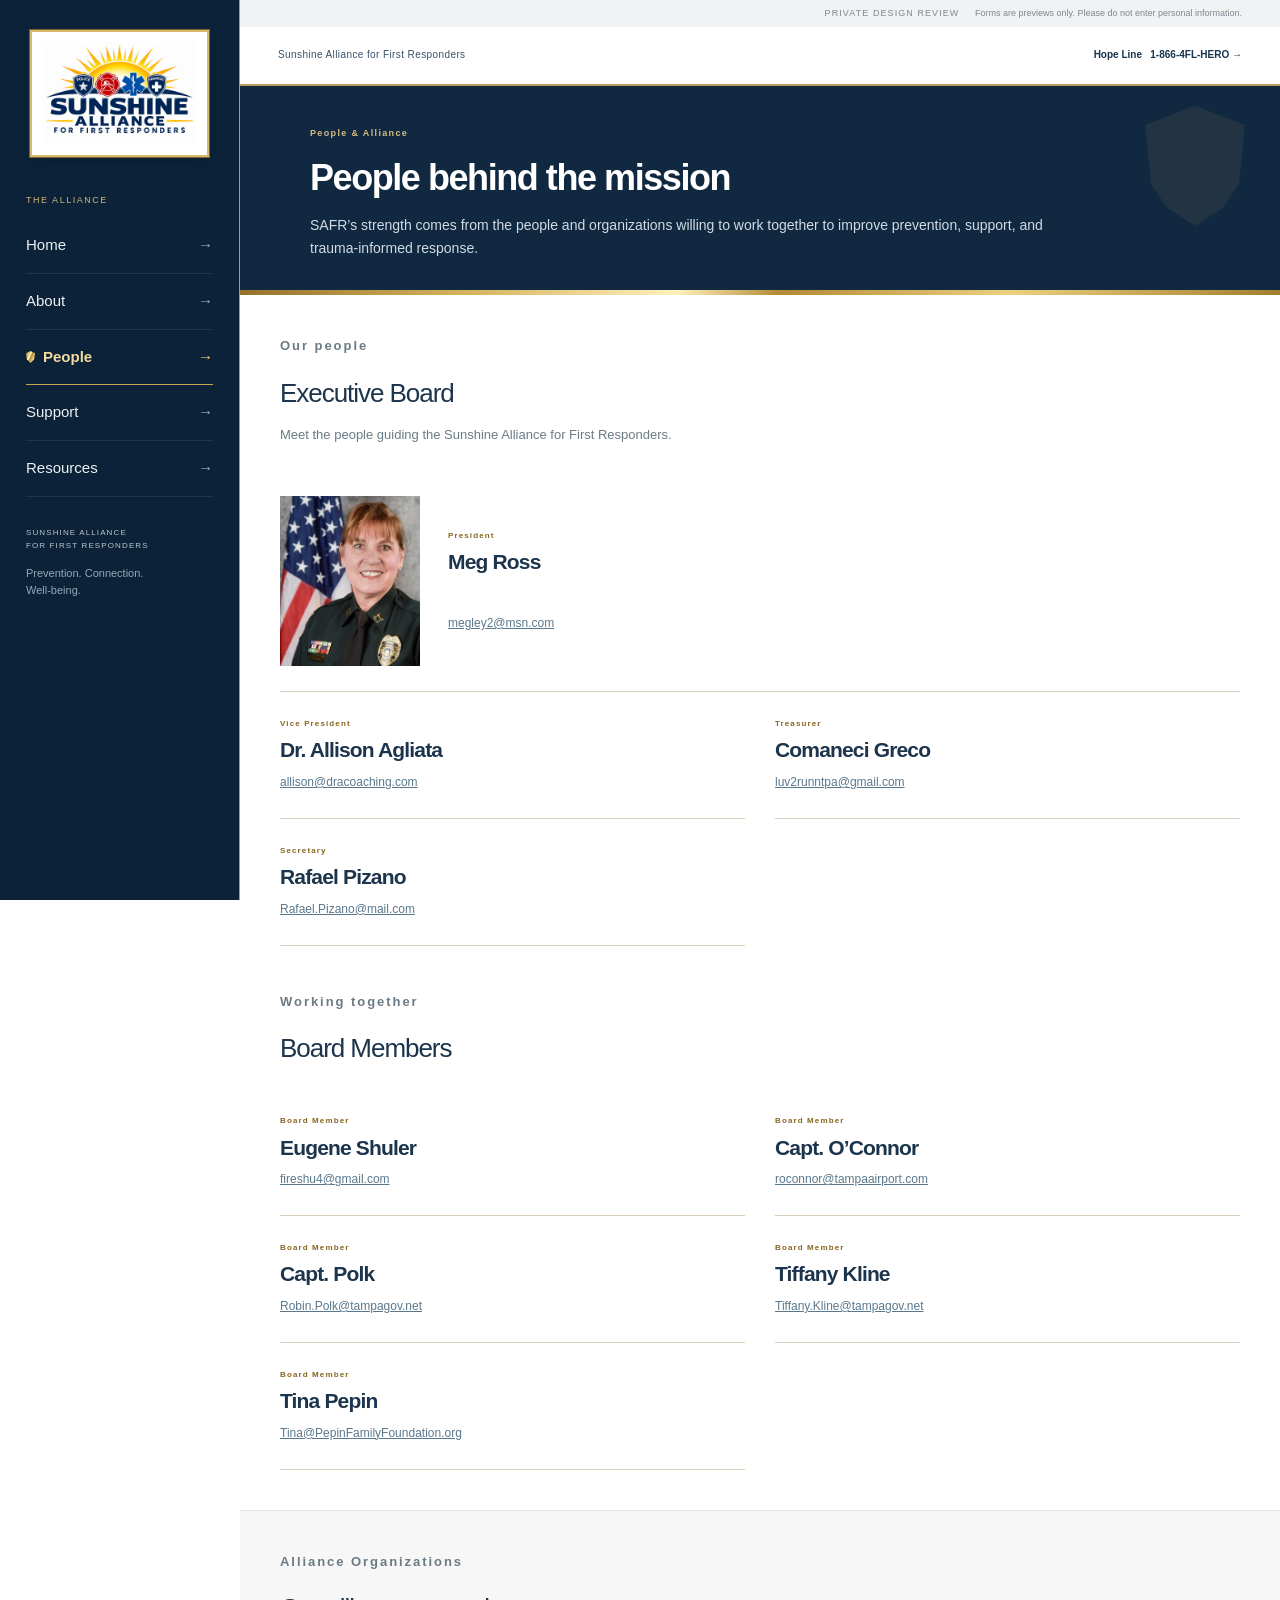
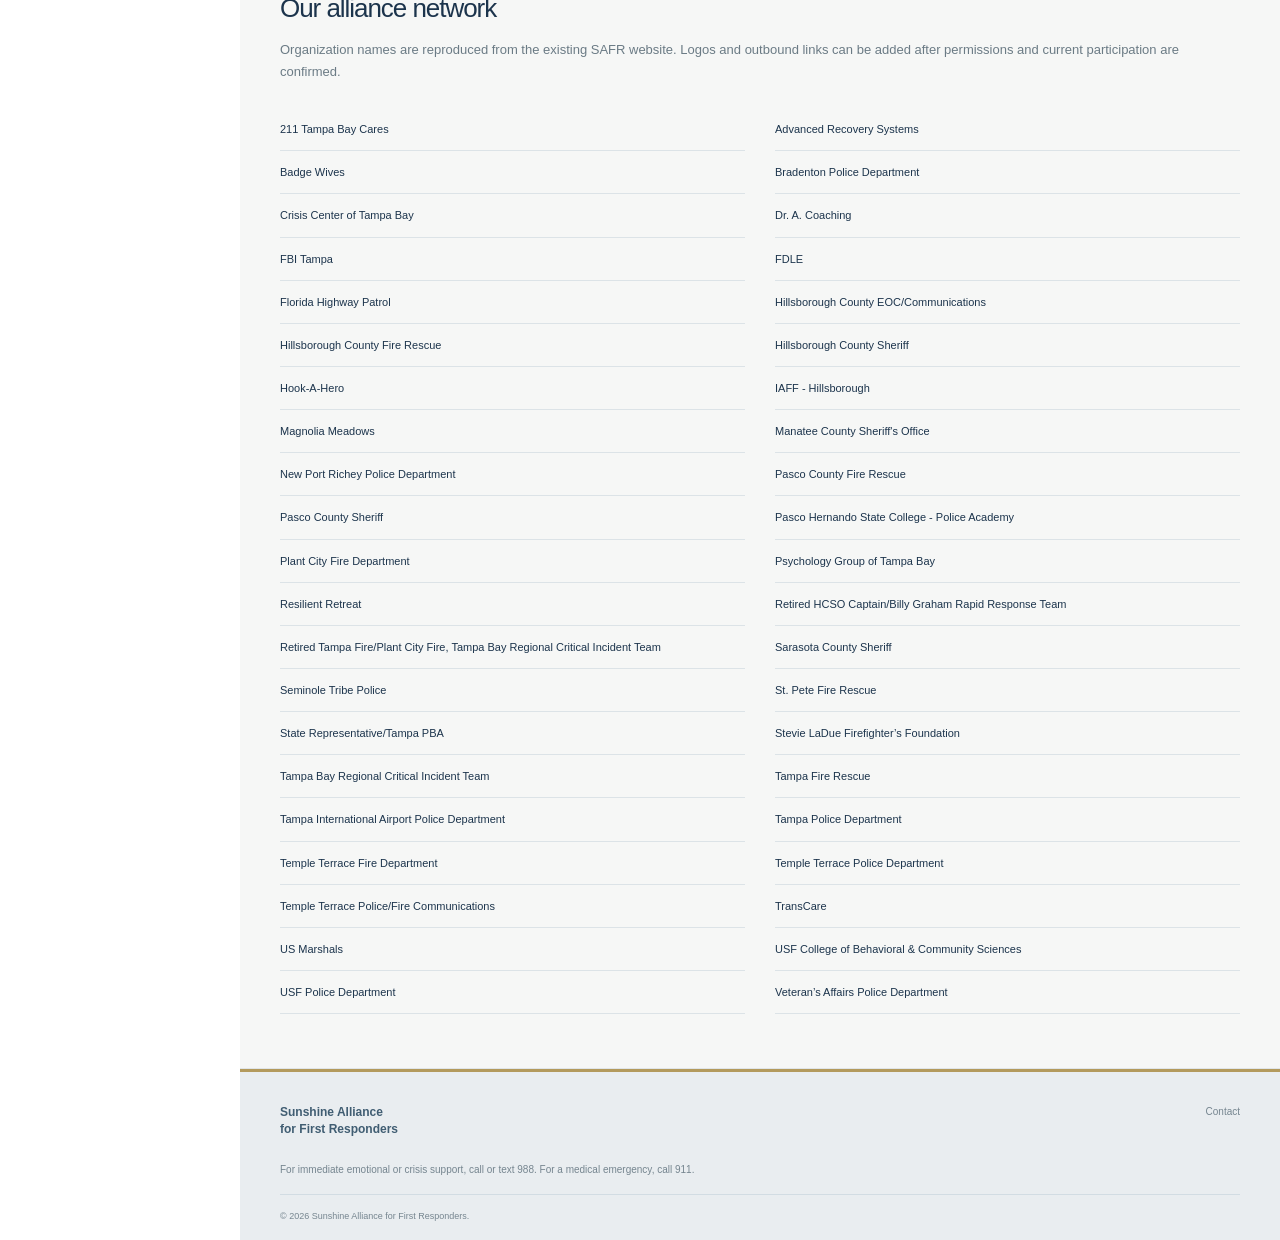
<file: people.html>
<!doctype html>
<html lang="en">
<head>
  <meta charset="utf-8">
  <meta name="viewport" content="width=device-width, initial-scale=1">
  <title>People & Alliance | Sunshine Alliance for First Responders</title>
  <meta name="description" content="Meet the organizations and people who contribute to the Sunshine Alliance for First Responders.">
  <link rel="icon" href="assets/favicon.svg" type="image/svg+xml">
  
  <link rel="stylesheet" href="alliance.css"><script src="script.js" defer></script>
</head>
<body class="">

<a class="skip-link" href="#main-content">Skip to main content</a>
<div class="review-strip">PRIVATE DESIGN REVIEW <span>Forms are previews only. Please do not enter personal information.</span></div>

<header class="site-header"><a class="brand" href="index.html" aria-label="Sunshine Alliance for First Responders home"><img src="assets/sunshine-logo.png" alt="Sunshine Alliance for First Responders"></a><nav id="site-navigation" class="site-nav" aria-label="Primary navigation"><p class="nav-caption">THE ALLIANCE</p><a href="index.html">Home<span aria-hidden="true">→</span></a><a href="about.html">About<span aria-hidden="true">→</span></a><a href="people.html">People<span aria-hidden="true">→</span></a><a href="support.html">Support<span aria-hidden="true">→</span></a><a href="resources.html">Resources<span aria-hidden="true">→</span></a><div class="rail-foot">SUNSHINE ALLIANCE<br>FOR FIRST RESPONDERS<p>Prevention. Connection.<br>Well-being.</p></div></nav></header><div class="workspace-top"><span>Sunshine Alliance for First Responders</span><a href="tel:18664354376">Hope Line &nbsp; 1-866-4FL-HERO →</a></div>

<main id="main-content">

<section class="page-hero">
  <div class="container narrow">
    <p class="eyebrow">People &amp; Alliance</p>
    <h1>People behind the mission</h1>
    <p>SAFR’s strength comes from the people and organizations willing to work together to improve prevention, support, and trauma-informed response.</p>
  </div>
</section>

<section class="section leadership"><div class="container"><div class="section-heading"><p class="eyebrow red">Our people</p><h2>Executive Board</h2><p>Meet the people guiding the Sunshine Alliance for First Responders.</p></div><div class="people-grid"><article class="person-card president-card"><img class="person-photo" src="assets/meg-ross.png" alt="Meg Ross, President"><p class="person-role">President</p><h3>Meg Ross</h3><a href="mailto:megley2@msn.com">megley2@msn.com</a></article><article class="person-card"><p class="person-role">Vice President</p><h3>Dr. Allison Agliata</h3><a href="mailto:allison@dracoaching.com">allison@dracoaching.com</a></article><article class="person-card"><p class="person-role">Treasurer</p><h3>Comaneci Greco</h3><a href="mailto:luv2runntpa@gmail.com">luv2runntpa@gmail.com</a></article><article class="person-card"><p class="person-role">Secretary</p><h3>Rafael Pizano</h3><a href="mailto:Rafael.Pizano@mail.com">Rafael.Pizano@mail.com</a></article></div><div class="section-heading board-heading"><p class="eyebrow red">Working together</p><h2>Board Members</h2></div><div class="people-grid board-grid"><article class="person-card"><p class="person-role">Board Member</p><h3>Eugene Shuler</h3><a href="mailto:fireshu4@gmail.com">fireshu4@gmail.com</a></article><article class="person-card"><p class="person-role">Board Member</p><h3>Capt. O’Connor</h3><a href="mailto:roconnor@tampaairport.com">roconnor@tampaairport.com</a></article><article class="person-card"><p class="person-role">Board Member</p><h3>Capt. Polk</h3><a href="mailto:Robin.Polk@tampagov.net">Robin.Polk@tampagov.net</a></article><article class="person-card"><p class="person-role">Board Member</p><h3>Tiffany Kline</h3><a href="mailto:Tiffany.Kline@tampagov.net">Tiffany.Kline@tampagov.net</a></article><article class="person-card"><p class="person-role">Board Member</p><h3>Tina Pepin</h3><a href="mailto:Tina@PepinFamilyFoundation.org">Tina@PepinFamilyFoundation.org</a></article></div></div></section>

<section class="section silver-section">
  <div class="container">
    <div class="section-heading">
      <p class="eyebrow red">Alliance Organizations</p>
      <h2>Our alliance network</h2>
      <p>Organization names are reproduced from the existing SAFR website. Logos and outbound links can be added after permissions and current participation are confirmed.</p>
    </div>
    <ul class="members-grid visible-members">
      <li>211 Tampa Bay Cares</li>
<li>Advanced Recovery Systems</li>
<li>Badge Wives</li>
<li>Bradenton Police Department</li>
<li>Crisis Center of Tampa Bay</li>
<li>Dr. A. Coaching</li>
<li>FBI Tampa</li>
<li>FDLE</li>
<li>Florida Highway Patrol</li>
<li>Hillsborough County EOC/Communications</li>
<li>Hillsborough County Fire Rescue</li>
<li>Hillsborough County Sheriff</li>
<li>Hook-A-Hero</li>
<li>IAFF - Hillsborough</li>
<li>Magnolia Meadows</li>
<li>Manatee County Sheriff's Office</li>
<li>New Port Richey Police Department</li>
<li>Pasco County Fire Rescue</li>
<li>Pasco County Sheriff</li>
<li>Pasco Hernando State College - Police Academy</li>
<li>Plant City Fire Department</li>
<li>Psychology Group of Tampa Bay</li>
<li>Resilient Retreat</li>
<li>Retired HCSO Captain/Billy Graham Rapid Response Team</li>
<li>Retired Tampa Fire/Plant City Fire, Tampa Bay Regional Critical Incident Team</li>
<li>Sarasota County Sheriff</li>
<li>Seminole Tribe Police</li>
<li>St. Pete Fire Rescue</li>
<li>State Representative/Tampa PBA</li>
<li>Stevie LaDue Firefighter’s Foundation</li>
<li>Tampa Bay Regional Critical Incident Team</li>
<li>Tampa Fire Rescue</li>
<li>Tampa International Airport Police Department</li>
<li>Tampa Police Department</li>
<li>Temple Terrace Fire Department</li>
<li>Temple Terrace Police Department</li>
<li>Temple Terrace Police/Fire Communications</li>
<li>TransCare</li>
<li>US Marshals</li>
<li>USF College of Behavioral & Community Sciences</li>
<li>USF Police Department</li>
<li>Veteran’s Affairs Police Department</li>
    </ul>
  </div>
</section>

</main>

<footer class="site-footer"><div class="footer-top"><strong>Sunshine Alliance<br>for First Responders</strong><div><a href="support.html#contact">Contact</a></div></div><p>For immediate emotional or crisis support, call or text 988. For a medical emergency, call 911.</p><div class="footer-bottom"><p>© <span data-current-year></span> Sunshine Alliance for First Responders.</p></div></footer>

</body>
</html>
</file>
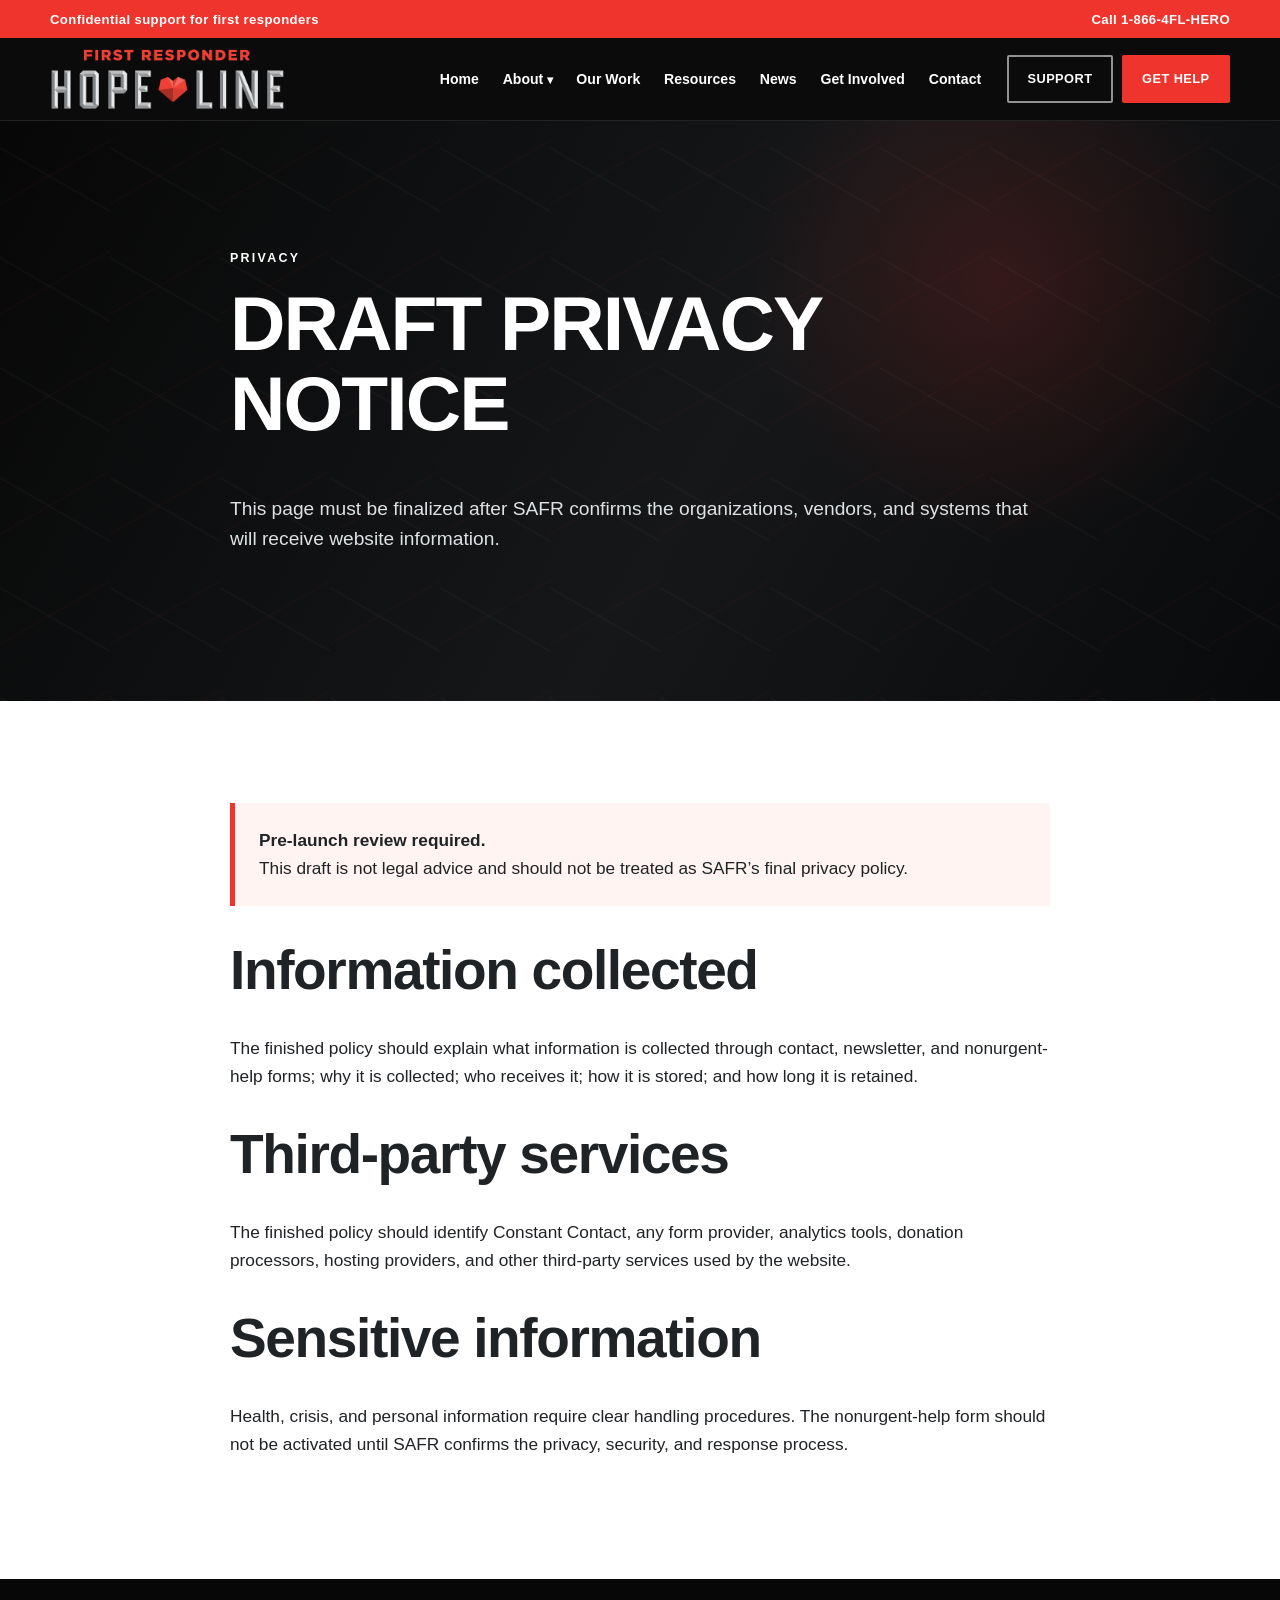
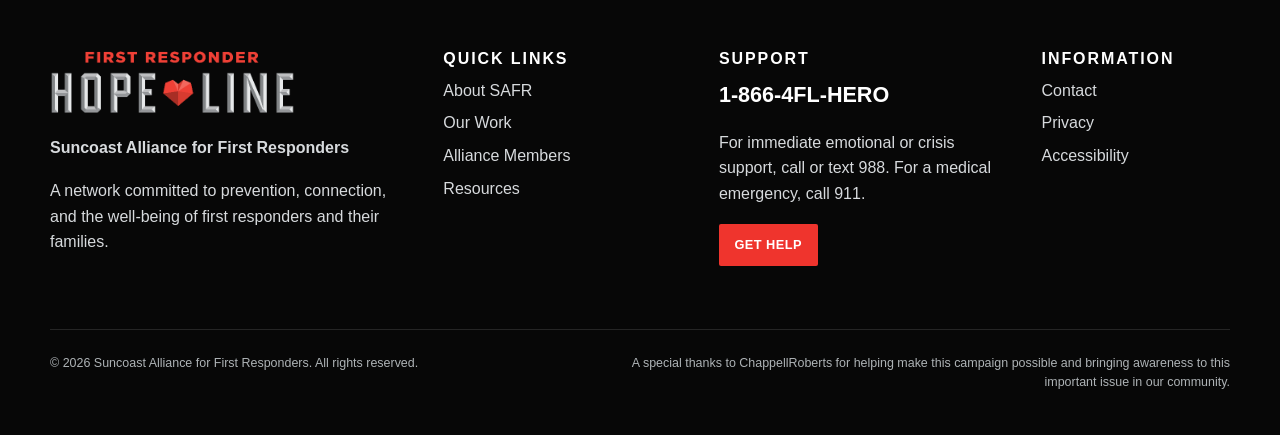
<file: privacy.html>
<!doctype html>
<html lang="en">
<head>
  <meta charset="utf-8">
  <meta name="viewport" content="width=device-width, initial-scale=1">
  <title>Privacy | Suncoast Alliance for First Responders</title>
  <meta name="description" content="Draft privacy information for the SAFR website.">
  <link rel="icon" href="assets/favicon.svg" type="image/svg+xml">
  <link rel="stylesheet" href="styles.css">
  <script src="script.js" defer></script>
</head>
<body class="">

<a class="skip-link" href="#main-content">Skip to main content</a>
<div class="hope-bar">
  <div class="container hope-bar-inner">
    <span>Confidential support for first responders</span>
    <a class="hope-phone" href="tel:18664354376">Call 1-866-4FL-HERO</a>
  </div>
</div>
<header class="site-header">
  <div class="container header-inner">
    <a class="brand" href="index.html" aria-label="Suncoast Alliance for First Responders home">
      <img src="assets/first-responder-hope-line-logo.png" alt="First Responder Hope Line">
      <span class="brand-copy">
        <strong>Suncoast Alliance for First Responders</strong>
        <small>SAFR</small>
      </span>
    </a>
    <button class="menu-toggle" type="button" aria-expanded="false" aria-controls="site-navigation">
      <span></span><span></span><span></span>
      <span class="sr-only">Open navigation</span>
    </button>
    <nav id="site-navigation" class="site-nav" aria-label="Primary navigation">
      <ul class="nav-list">
        <li><a href="index.html">Home</a></li>
        <li class="has-submenu">
          <button class="submenu-toggle" type="button" aria-expanded="false">About</button>
          <ul class="submenu">
            <li><a href="about.html">About Us</a></li>
            <li><a href="people.html">People &amp; Alliance</a></li>
          </ul>
        </li>
        <li><a href="our-work.html">Our Work</a></li>
        <li><a href="resources.html">Resources</a></li>
        <li><a href="news.html">News</a></li>
        <li><a href="get-involved.html">Get Involved</a></li>
        <li><a href="contact.html">Contact</a></li>
      </ul>
      <div class="nav-actions">
        <a class="button button-outline" href="support.html">Support</a>
        <a class="button button-red" href="get-help.html">Get Help</a>
      </div>
    </nav>
  </div>
</header>

<main id="main-content">

<section class="page-hero">
  <div class="container narrow">
    <p class="eyebrow">Privacy</p>
    <h1>Draft privacy notice</h1>
    <p>This page must be finalized after SAFR confirms the organizations, vendors, and systems that will receive website information.</p>
  </div>
</section>
<section class="section">
  <div class="container prose narrow">
    <div class="notice-card warning">
      <strong>Pre-launch review required.</strong>
      <p>This draft is not legal advice and should not be treated as SAFR’s final privacy policy.</p>
    </div>
    <h2>Information collected</h2>
    <p>The finished policy should explain what information is collected through contact, newsletter, and nonurgent-help forms; why it is collected; who receives it; how it is stored; and how long it is retained.</p>
    <h2>Third-party services</h2>
    <p>The finished policy should identify Constant Contact, any form provider, analytics tools, donation processors, hosting providers, and other third-party services used by the website.</p>
    <h2>Sensitive information</h2>
    <p>Health, crisis, and personal information require clear handling procedures. The nonurgent-help form should not be activated until SAFR confirms the privacy, security, and response process.</p>
  </div>
</section>

</main>

<footer class="site-footer">
  <div class="container footer-grid">
    <div>
      <img class="footer-logo" src="assets/first-responder-hope-line-logo.png" alt="First Responder Hope Line">
      <p><strong>Suncoast Alliance for First Responders</strong></p>
      <p>A network committed to prevention, connection, and the well-being of first responders and their families.</p>
    </div>
    <div>
      <h2>Quick Links</h2>
      <ul class="footer-links">
        <li><a href="about.html">About SAFR</a></li>
        <li><a href="our-work.html">Our Work</a></li>
        <li><a href="people.html">Alliance Members</a></li>
        <li><a href="resources.html">Resources</a></li>
      </ul>
    </div>
    <div>
      <h2>Support</h2>
      <p class="footer-phone"><a href="tel:18664354376">1-866-4FL-HERO</a></p>
      <p>For immediate emotional or crisis support, call or text 988. For a medical emergency, call 911.</p>
      <a class="button button-red button-small" href="get-help.html">Get Help</a>
    </div>
    <div>
      <h2>Information</h2>
      <ul class="footer-links">
        <li><a href="contact.html">Contact</a></li>
        <li><a href="privacy.html">Privacy</a></li>
        <li><a href="accessibility.html">Accessibility</a></li>
      </ul>
    </div>
  </div>
  <div class="container footer-bottom">
    <p>&copy; <span data-current-year></span> Suncoast Alliance for First Responders. All rights reserved.</p>
    <p>A special thanks to ChappellRoberts for helping make this campaign possible and bringing awareness to this important issue in our community.</p>
  </div>
</footer>

</body>
</html>
</file>
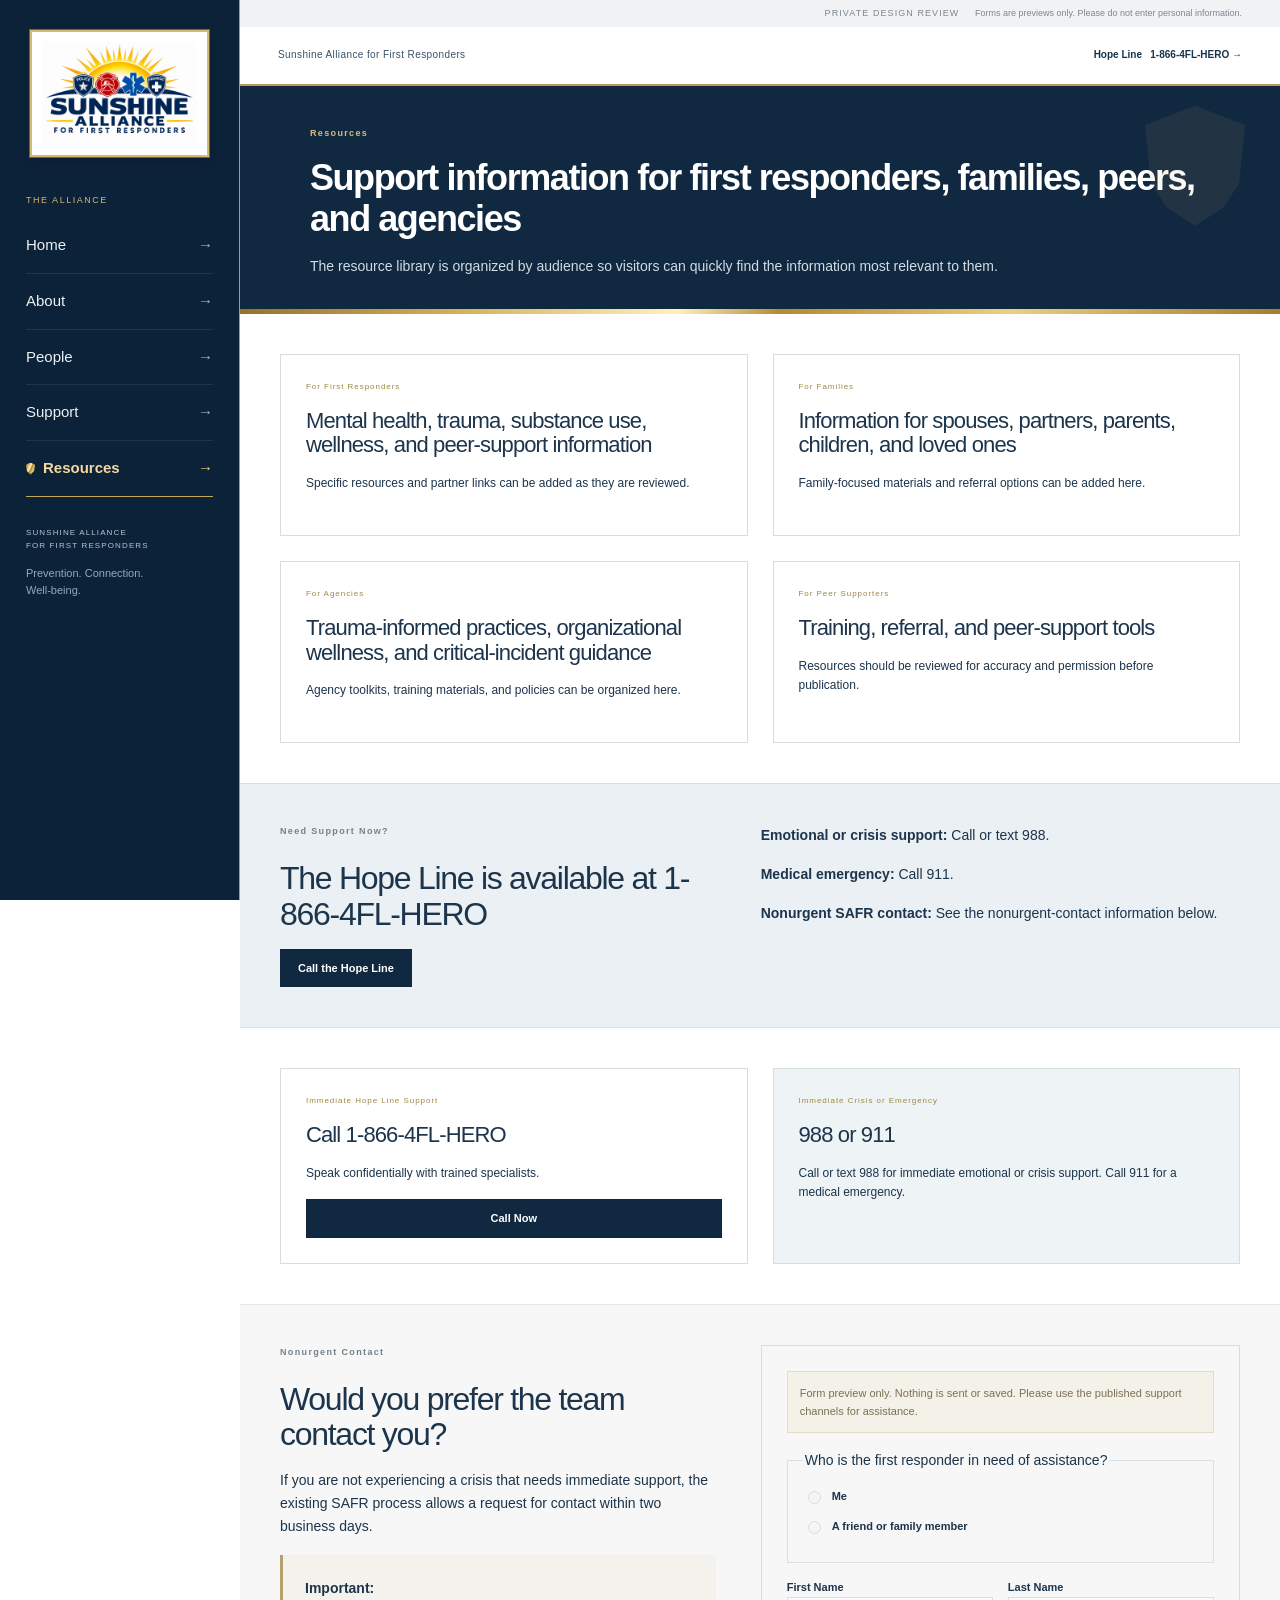
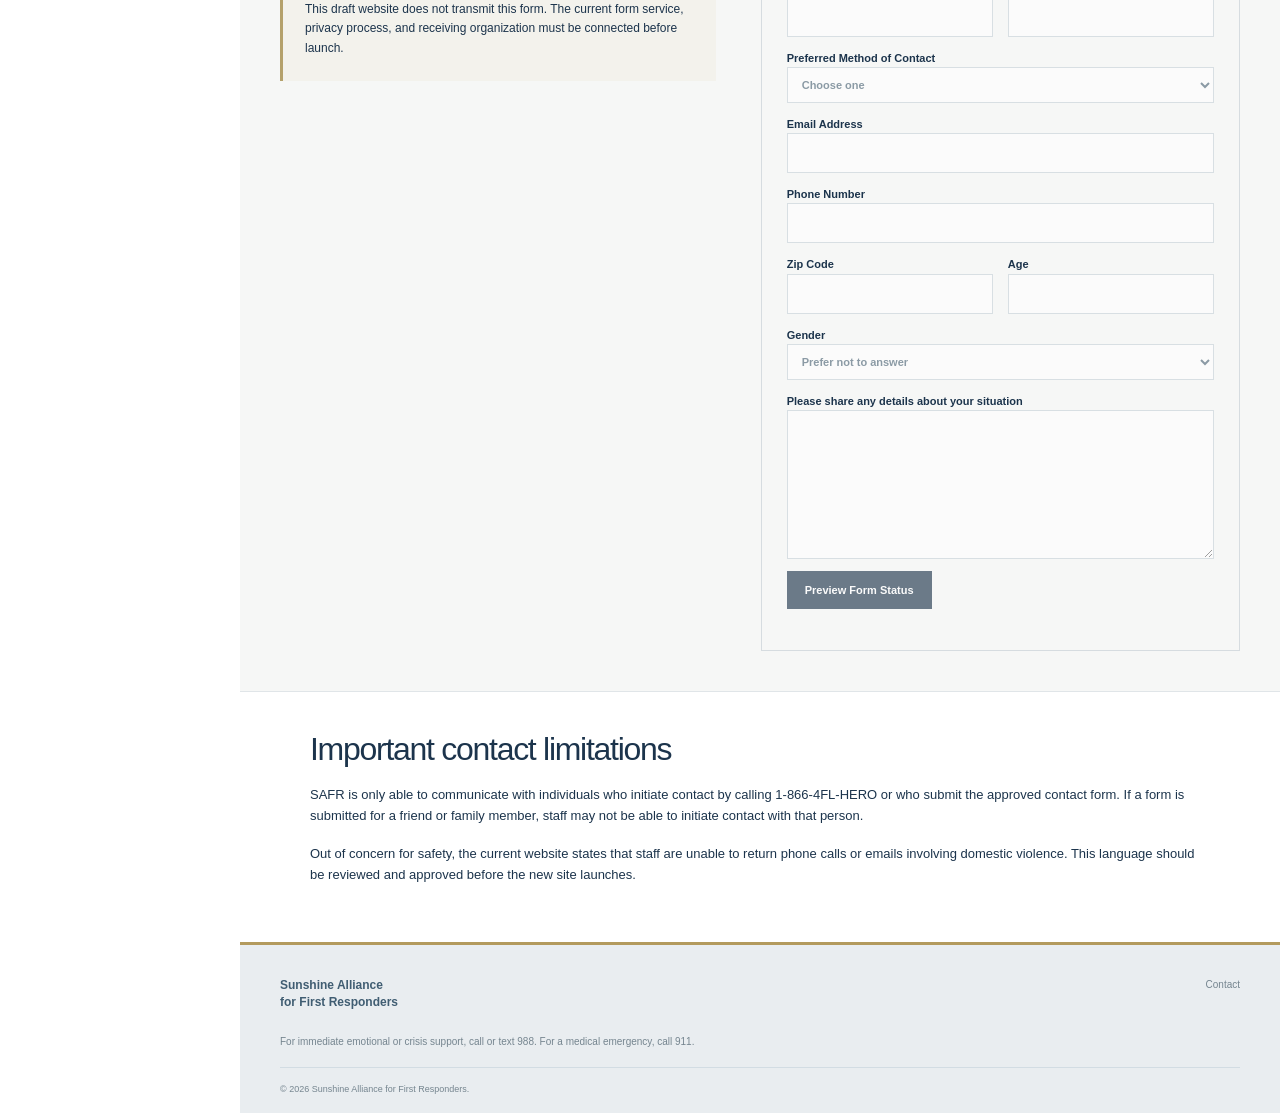
<file: resources.html>
<!doctype html>
<html lang="en">
<head>
  <meta charset="utf-8">
  <meta name="viewport" content="width=device-width, initial-scale=1">
  <title>Resources | Sunshine Alliance for First Responders</title>
  <meta name="description" content="Resources for first responders, families, peer supporters, and agencies.">
  <link rel="icon" href="assets/favicon.svg" type="image/svg+xml">
  
  <link rel="stylesheet" href="alliance.css"><script src="script.js" defer></script>
</head>
<body class="">

<a class="skip-link" href="#main-content">Skip to main content</a>
<div class="review-strip">PRIVATE DESIGN REVIEW <span>Forms are previews only. Please do not enter personal information.</span></div>

<header class="site-header"><a class="brand" href="index.html" aria-label="Sunshine Alliance for First Responders home"><img src="assets/sunshine-logo.png" alt="Sunshine Alliance for First Responders"></a><nav id="site-navigation" class="site-nav" aria-label="Primary navigation"><p class="nav-caption">THE ALLIANCE</p><a href="index.html">Home<span aria-hidden="true">→</span></a><a href="about.html">About<span aria-hidden="true">→</span></a><a href="people.html">People<span aria-hidden="true">→</span></a><a href="support.html">Support<span aria-hidden="true">→</span></a><a href="resources.html">Resources<span aria-hidden="true">→</span></a><div class="rail-foot">SUNSHINE ALLIANCE<br>FOR FIRST RESPONDERS<p>Prevention. Connection.<br>Well-being.</p></div></nav></header><div class="workspace-top"><span>Sunshine Alliance for First Responders</span><a href="tel:18664354376">Hope Line &nbsp; 1-866-4FL-HERO →</a></div>

<main id="main-content">

<section class="page-hero">
  <div class="container narrow">
    <p class="eyebrow">Resources</p>
    <h1>Support information for first responders, families, peers, and agencies</h1>
    <p>The resource library is organized by audience so visitors can quickly find the information most relevant to them.</p>
  </div>
</section>

<section class="section">
  <div class="container">
    <div class="resource-cards">
      <article><span>For First Responders</span><h2>Mental health, trauma, substance use, wellness, and peer-support information</h2><p>Specific resources and partner links can be added as they are reviewed.</p></article>
      <article><span>For Families</span><h2>Information for spouses, partners, parents, children, and loved ones</h2><p>Family-focused materials and referral options can be added here.</p></article>
      <article><span>For Agencies</span><h2>Trauma-informed practices, organizational wellness, and critical-incident guidance</h2><p>Agency toolkits, training materials, and policies can be organized here.</p></article>
      <article><span>For Peer Supporters</span><h2>Training, referral, and peer-support tools</h2><p>Resources should be reviewed for accuracy and permission before publication.</p></article>
    </div>
  </div>
</section>

<section class="section dark-section">
  <div class="container emergency-resource-grid">
    <div>
      <p class="eyebrow">Need Support Now?</p>
      <h2>The Hope Line is available at 1-866-4FL-HERO</h2>
      <a class="button button-red" href="tel:18664354376">Call the Hope Line</a>
    </div>
    <div class="emergency-list">
      <p><strong>Emotional or crisis support:</strong> Call or text 988.</p>
      <p><strong>Medical emergency:</strong> Call 911.</p>
      <p><strong>Nonurgent SAFR contact:</strong> See the nonurgent-contact information below.</p>
    </div>
  </div>
</section>

<div id="get-help">



<section class="section">
  <div class="container help-options">
    <article class="urgent-card">
      <span>Immediate Hope Line Support</span>
      <h2>Call 1-866-4FL-HERO</h2>
      <p>Speak confidentially with trained specialists.</p>
      <a class="button button-red button-block" href="tel:18664354376">Call Now</a>
    </article>
    <article class="crisis-card">
      <span>Immediate Crisis or Emergency</span>
      <h2>988 or 911</h2>
      <p>Call or text 988 for immediate emotional or crisis support. Call 911 for a medical emergency.</p>
    </article>
  </div>
</section>

<section id="nonurgent-contact" class="section silver-section">
  <div class="container form-layout">
    <div>
      <p class="eyebrow red">Nonurgent Contact</p>
      <h2>Would you prefer the team contact you?</h2>
      <p>If you are not experiencing a crisis that needs immediate support, the existing SAFR process allows a request for contact within two business days.</p>
      <div class="notice-card warning">
        <strong>Important:</strong>
        <p>This draft website does not transmit this form. The current form service, privacy process, and receiving organization must be connected before launch.</p>
      </div>
    </div>
    <form class="stacked-form demo-form sensitive-form" data-form-name="nonurgent help"><p class="preview-form-notice">Form preview only. Nothing is sent or saved. Please use the published support channels for assistance.</p><fieldset disabled class="preview-fields">
      <fieldset>
        <legend>Who is the first responder in need of assistance?</legend>
        <label class="radio-label"><input type="radio" name="who" value="me" required> Me</label>
        <label class="radio-label"><input type="radio" name="who" value="friend-family"> A friend or family member</label>
      </fieldset>
      <div class="two-column-fields">
        <label>First Name<input type="text" required autocomplete="given-name"></label>
        <label>Last Name<input type="text" required autocomplete="family-name"></label>
      </div>
      <label>Preferred Method of Contact
        <select required>
          <option value="">Choose one</option>
          <option>Email</option>
          <option>Phone</option>
        </select>
      </label>
      <label>Email Address<input type="email" autocomplete="email"></label>
      <label>Phone Number<input type="tel" autocomplete="tel"></label>
      <div class="two-column-fields">
        <label>Zip Code<input type="text" inputmode="numeric" autocomplete="postal-code"></label>
        <label>Age<input type="number" min="18"></label>
      </div>
      <label>Gender
        <select>
          <option>Prefer not to answer</option>
          <option>Male</option>
          <option>Female</option>
          <option>Non-binary</option>
          <option>Other</option>
        </select>
      </label>
      <label>Please share any details about your situation<textarea rows="7"></textarea></label>
      <button class="button button-dark" type="submit">Preview Form Status</button>
      <p class="form-status" aria-live="polite"></p>
    </fieldset></form>
  </div>
</section>

<section class="section">
  <div class="container prose narrow">
    <h2>Important contact limitations</h2>
    <p>SAFR is only able to communicate with individuals who initiate contact by calling 1-866-4FL-HERO or who submit the approved contact form. If a form is submitted for a friend or family member, staff may not be able to initiate contact with that person.</p>
    <p>Out of concern for safety, the current website states that staff are unable to return phone calls or emails involving domestic violence. This language should be reviewed and approved before the new site launches.</p>
  </div>
</section>

</div></main>

<footer class="site-footer"><div class="footer-top"><strong>Sunshine Alliance<br>for First Responders</strong><div><a href="support.html#contact">Contact</a></div></div><p>For immediate emotional or crisis support, call or text 988. For a medical emergency, call 911.</p><div class="footer-bottom"><p>© <span data-current-year></span> Sunshine Alliance for First Responders.</p></div></footer>

</body>
</html>
</file>
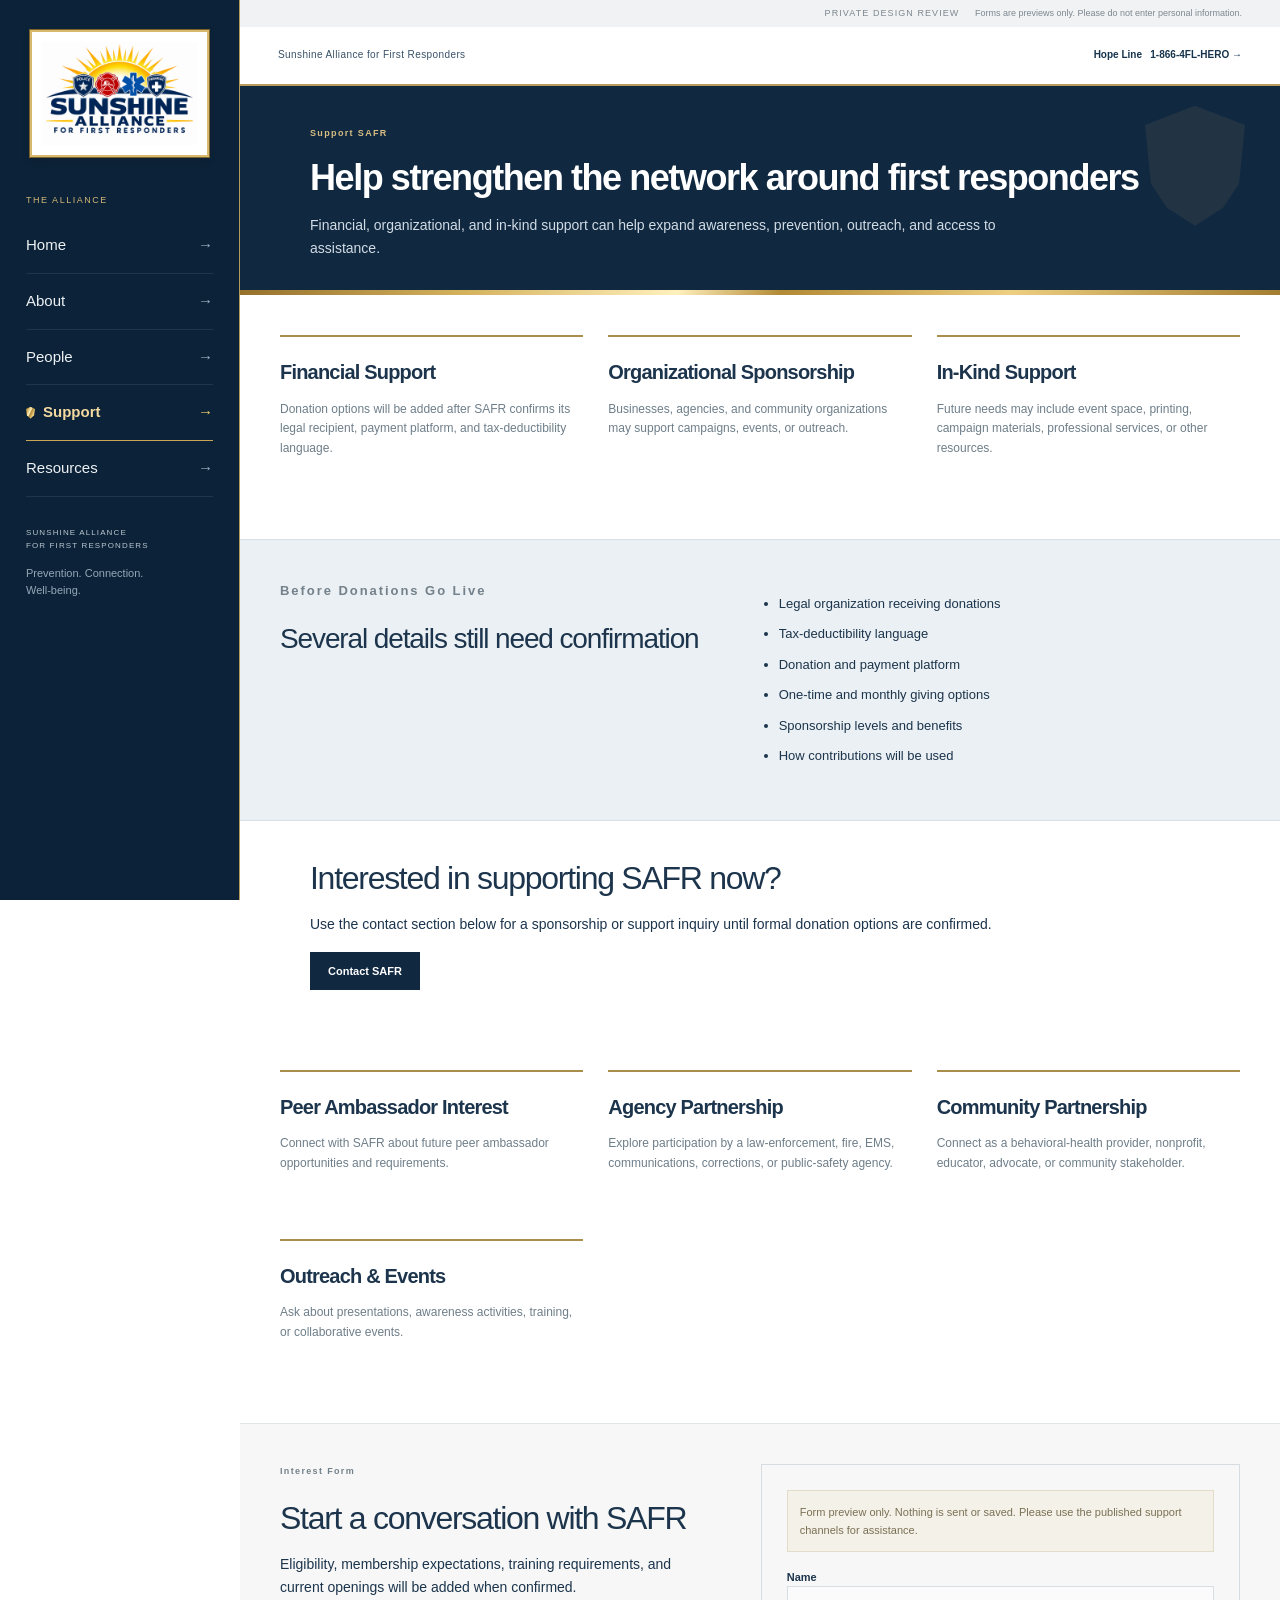
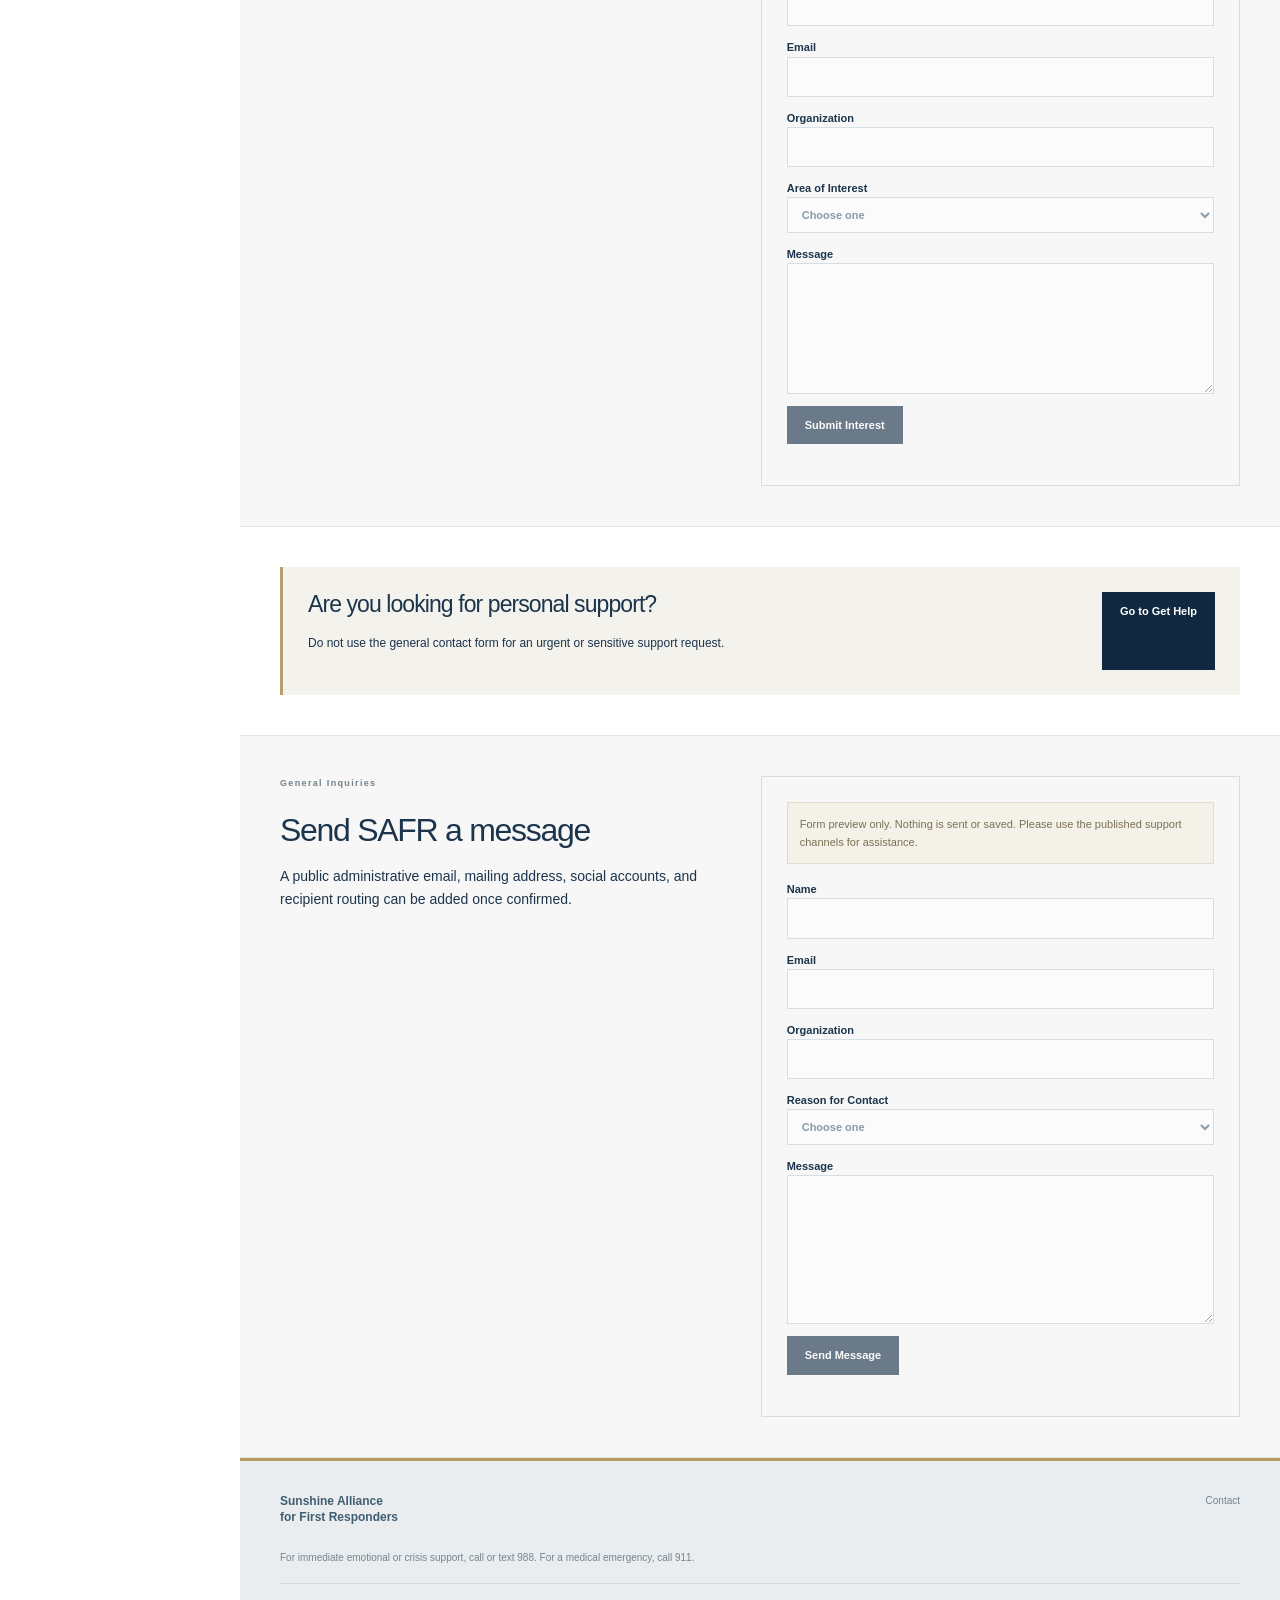
<file: support.html>
<!doctype html>
<html lang="en">
<head>
  <meta charset="utf-8">
  <meta name="viewport" content="width=device-width, initial-scale=1">
  <title>Support | Sunshine Alliance for First Responders</title>
  <meta name="description" content="Learn how organizations and individuals may support SAFR's mission.">
  <link rel="icon" href="assets/favicon.svg" type="image/svg+xml">
  
  <link rel="stylesheet" href="alliance.css"><script src="script.js" defer></script>
</head>
<body class="">

<a class="skip-link" href="#main-content">Skip to main content</a>
<div class="review-strip">PRIVATE DESIGN REVIEW <span>Forms are previews only. Please do not enter personal information.</span></div>

<header class="site-header"><a class="brand" href="index.html" aria-label="Sunshine Alliance for First Responders home"><img src="assets/sunshine-logo.png" alt="Sunshine Alliance for First Responders"></a><nav id="site-navigation" class="site-nav" aria-label="Primary navigation"><p class="nav-caption">THE ALLIANCE</p><a href="index.html">Home<span aria-hidden="true">→</span></a><a href="about.html">About<span aria-hidden="true">→</span></a><a href="people.html">People<span aria-hidden="true">→</span></a><a href="support.html">Support<span aria-hidden="true">→</span></a><a href="resources.html">Resources<span aria-hidden="true">→</span></a><div class="rail-foot">SUNSHINE ALLIANCE<br>FOR FIRST RESPONDERS<p>Prevention. Connection.<br>Well-being.</p></div></nav></header><div class="workspace-top"><span>Sunshine Alliance for First Responders</span><a href="tel:18664354376">Hope Line &nbsp; 1-866-4FL-HERO →</a></div>

<main id="main-content">

<section class="page-hero">
  <div class="container narrow">
    <p class="eyebrow">Support SAFR</p>
    <h1>Help strengthen the network around first responders</h1>
    <p>Financial, organizational, and in-kind support can help expand awareness, prevention, outreach, and access to assistance.</p>
  </div>
</section>

<section class="section">
  <div class="container">
    <div class="feature-grid three">
      <article class="feature-card"><h3>Financial Support</h3><p>Donation options will be added after SAFR confirms its legal recipient, payment platform, and tax-deductibility language.</p></article>
      <article class="feature-card"><h3>Organizational Sponsorship</h3><p>Businesses, agencies, and community organizations may support campaigns, events, or outreach.</p></article>
      <article class="feature-card"><h3>In-Kind Support</h3><p>Future needs may include event space, printing, campaign materials, professional services, or other resources.</p></article>
    </div>
  </div>
</section>

<section class="section dark-section">
  <div class="container split">
    <div>
      <p class="eyebrow">Before Donations Go Live</p>
      <h2>Several details still need confirmation</h2>
    </div>
    <div>
      <ul class="check-list">
        <li>Legal organization receiving donations</li>
        <li>Tax-deductibility language</li>
        <li>Donation and payment platform</li>
        <li>One-time and monthly giving options</li>
        <li>Sponsorship levels and benefits</li>
        <li>How contributions will be used</li>
      </ul>
    </div>
  </div>
</section>

<section class="section">
  <div class="container center narrow">
    <h2>Interested in supporting SAFR now?</h2>
    <p>Use the contact section below for a sponsorship or support inquiry until formal donation options are confirmed.</p>
    <a class="button button-red" href="support.html#contact">Contact SAFR</a>
  </div>
</section>

<div id="get-involved">



<section class="section">
  <div class="container">
    <div class="feature-grid">
      <article class="feature-card"><h3>Peer Ambassador Interest</h3><p>Connect with SAFR about future peer ambassador opportunities and requirements.</p></article>
      <article class="feature-card"><h3>Agency Partnership</h3><p>Explore participation by a law-enforcement, fire, EMS, communications, corrections, or public-safety agency.</p></article>
      <article class="feature-card"><h3>Community Partnership</h3><p>Connect as a behavioral-health provider, nonprofit, educator, advocate, or community stakeholder.</p></article>
      <article class="feature-card"><h3>Outreach &amp; Events</h3><p>Ask about presentations, awareness activities, training, or collaborative events.</p></article>
    </div>
  </div>
</section>

<section class="section silver-section">
  <div class="container form-layout">
    <div>
      <p class="eyebrow red">Interest Form</p>
      <h2>Start a conversation with SAFR</h2>
      <p>Eligibility, membership expectations, training requirements, and current openings will be added when confirmed.</p>
    </div>
    <form class="stacked-form demo-form" data-form-name="get involved"><p class="preview-form-notice">Form preview only. Nothing is sent or saved. Please use the published support channels for assistance.</p><fieldset disabled class="preview-fields">
      <label>Name<input type="text" required autocomplete="name"></label>
      <label>Email<input type="email" required autocomplete="email"></label>
      <label>Organization<input type="text" autocomplete="organization"></label>
      <label>Area of Interest
        <select required>
          <option value="">Choose one</option>
          <option>Peer ambassador interest</option>
          <option>Agency partnership</option>
          <option>Community partnership</option>
          <option>Outreach or event</option>
          <option>Other</option>
        </select>
      </label>
      <label>Message<textarea rows="6"></textarea></label>
      <button class="button button-red" type="submit">Submit Interest</button>
      <p class="form-status" aria-live="polite"></p>
    </fieldset></form>
  </div>
</section>

</div><div id="contact">



<section class="section">
  <div class="container contact-alert">
    <div>
      <h2>Are you looking for personal support?</h2>
      <p>Do not use the general contact form for an urgent or sensitive support request.</p>
    </div>
    <a class="button button-red" href="resources.html#get-help">Go to Get Help</a>
  </div>
</section>

<section class="section silver-section">
  <div class="container form-layout">
    <div>
      <p class="eyebrow red">General Inquiries</p>
      <h2>Send SAFR a message</h2>
      <p>A public administrative email, mailing address, social accounts, and recipient routing can be added once confirmed.</p>
    </div>
    <form class="stacked-form demo-form" data-form-name="contact"><p class="preview-form-notice">Form preview only. Nothing is sent or saved. Please use the published support channels for assistance.</p><fieldset disabled class="preview-fields">
      <label>Name<input type="text" required autocomplete="name"></label>
      <label>Email<input type="email" required autocomplete="email"></label>
      <label>Organization<input type="text" autocomplete="organization"></label>
      <label>Reason for Contact
        <select required>
          <option value="">Choose one</option>
          <option>General question</option>
          <option>Agency partnership</option>
          <option>Peer ambassador interest</option>
          <option>Training or presentation request</option>
          <option>Media inquiry</option>
          <option>Sponsorship or donation</option>
          <option>Resource recommendation</option>
          <option>Website feedback</option>
        </select>
      </label>
      <label>Message<textarea rows="7" required></textarea></label>
      <button class="button button-red" type="submit">Send Message</button>
      <p class="form-status" aria-live="polite"></p>
    </fieldset></form>
  </div>
</section>

</div></main>

<footer class="site-footer"><div class="footer-top"><strong>Sunshine Alliance<br>for First Responders</strong><div><a href="support.html#contact">Contact</a></div></div><p>For immediate emotional or crisis support, call or text 988. For a medical emergency, call 911.</p><div class="footer-bottom"><p>© <span data-current-year></span> Sunshine Alliance for First Responders.</p></div></footer>

</body>
</html>
</file>
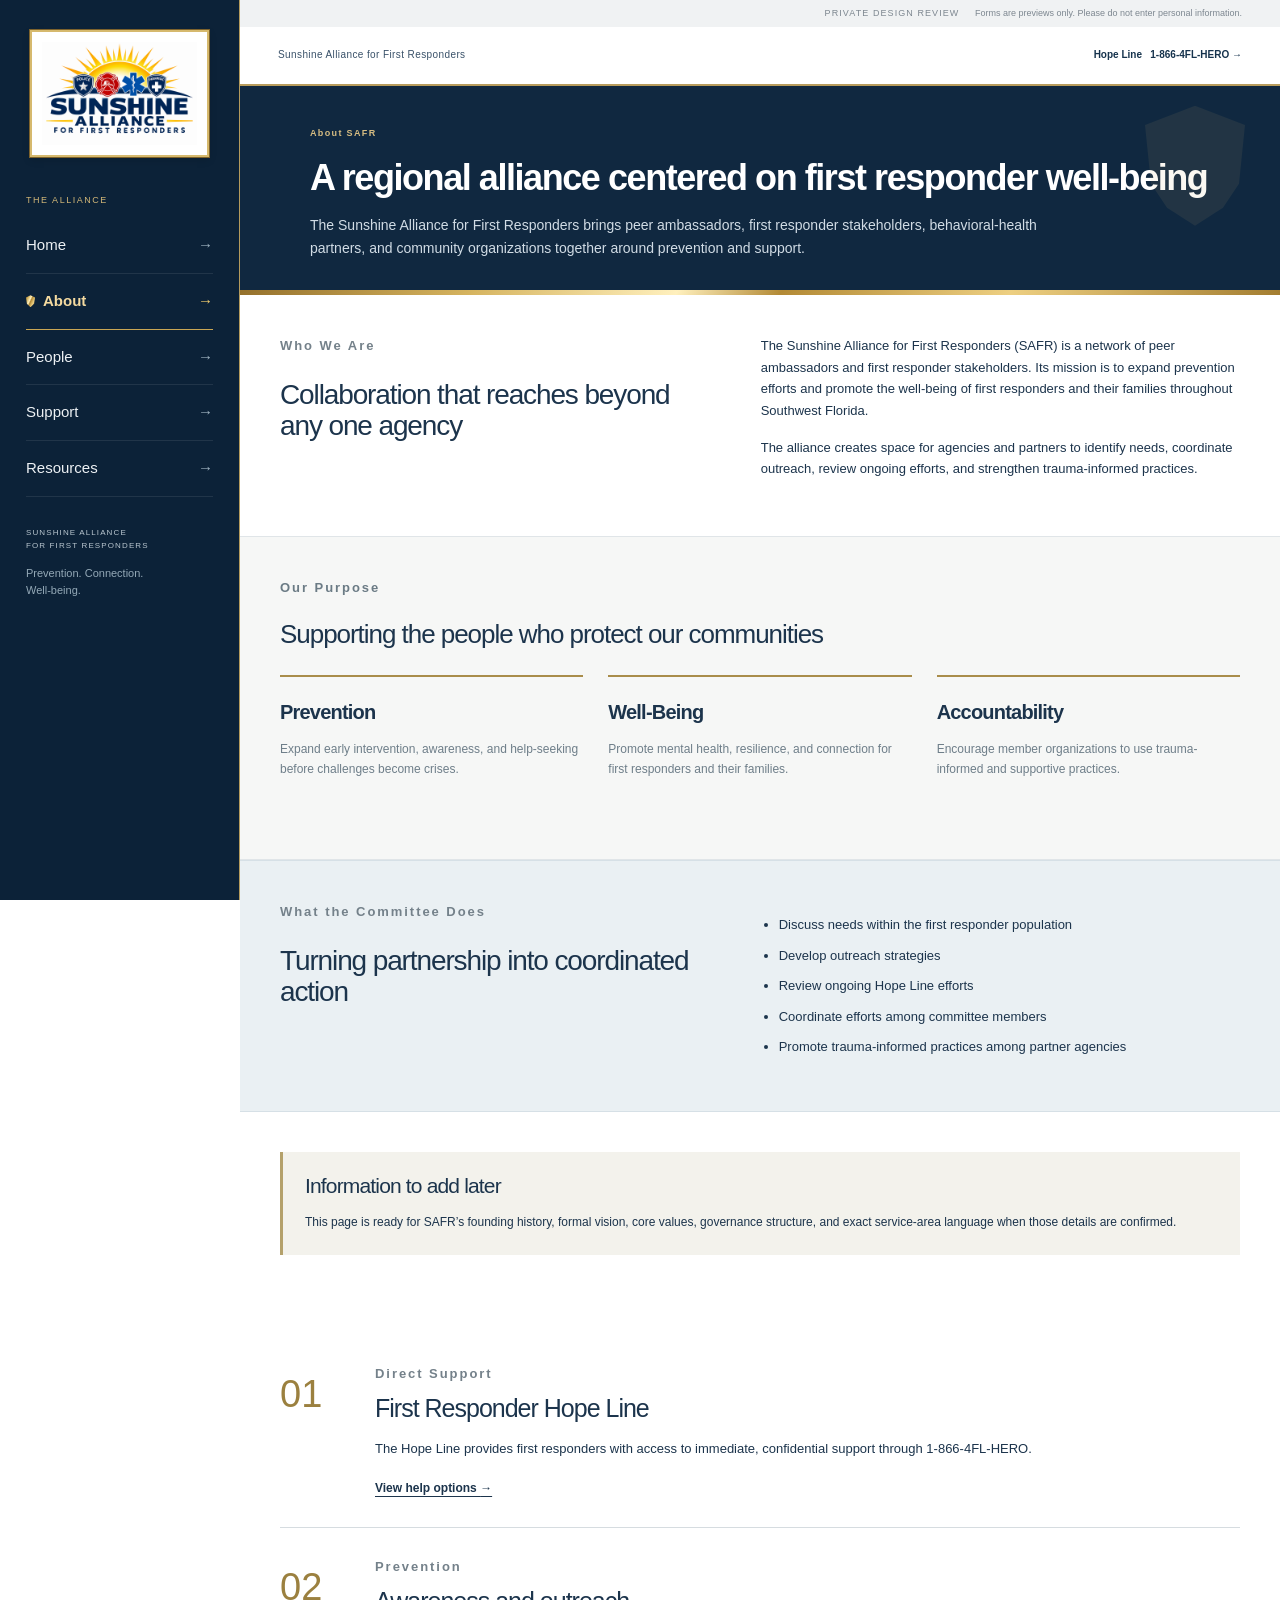
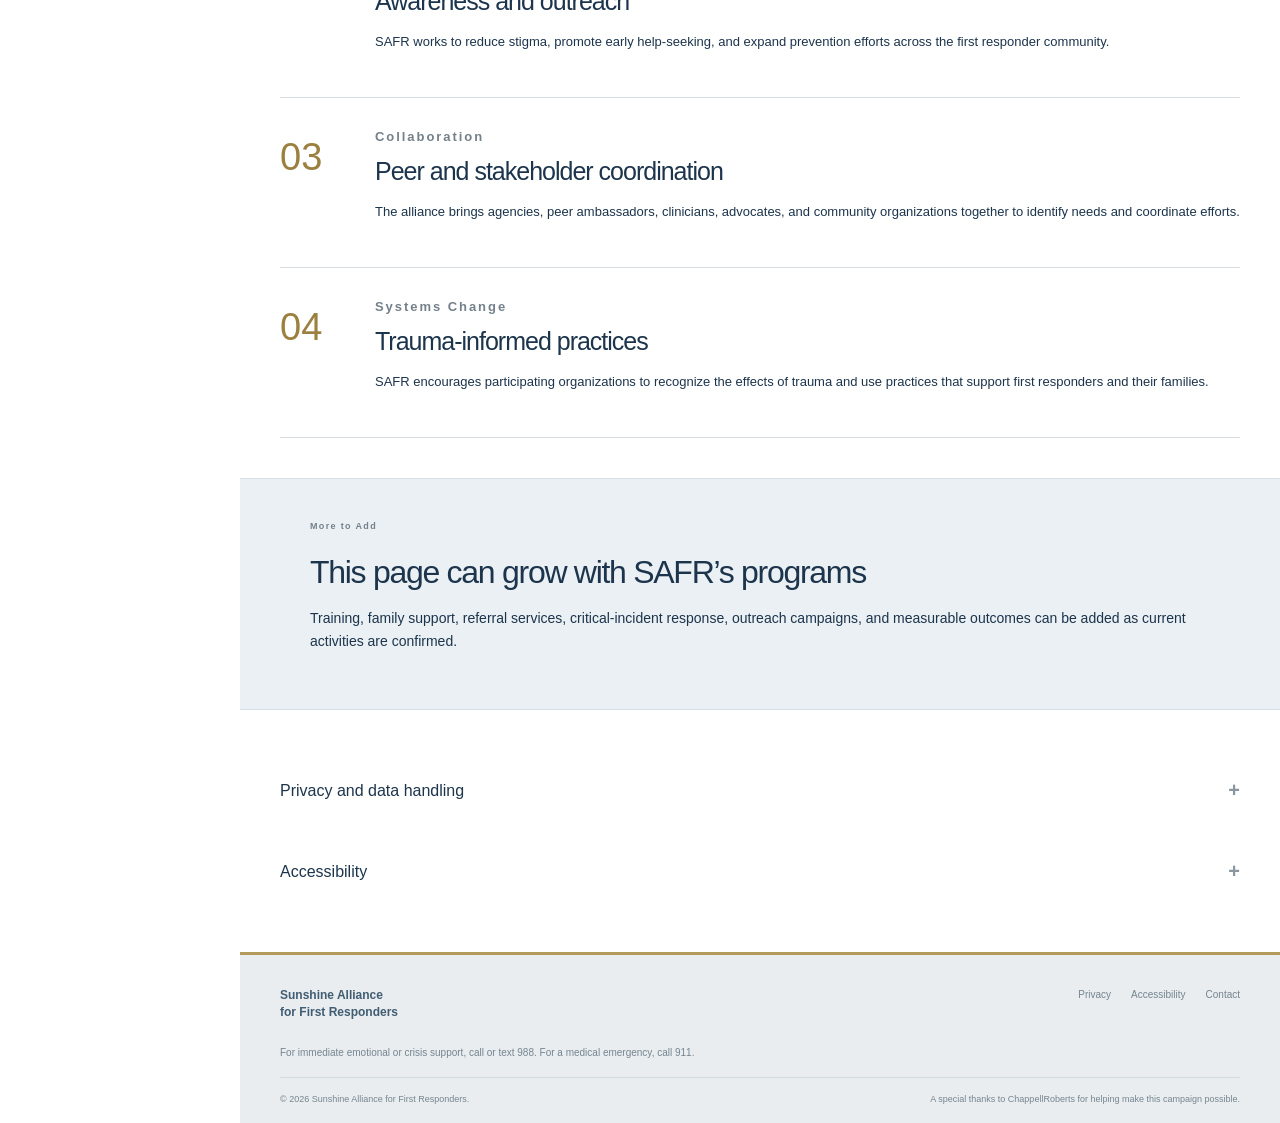
<file: Website/about.html>
<!doctype html>
<html lang="en">
<head>
  <meta charset="utf-8">
  <meta name="viewport" content="width=device-width, initial-scale=1">
  <title>About Us | Sunshine Alliance for First Responders</title>
  <meta name="description" content="Learn about the mission and collaborative work of the Sunshine Alliance for First Responders.">
  <link rel="icon" href="assets/favicon.svg" type="image/svg+xml">
  
  <link rel="stylesheet" href="alliance.css"><script src="script.js" defer></script>
</head>
<body class="">

<a class="skip-link" href="#main-content">Skip to main content</a>
<div class="review-strip">PRIVATE DESIGN REVIEW <span>Forms are previews only. Please do not enter personal information.</span></div>

<header class="site-header"><a class="brand" href="index.html" aria-label="Sunshine Alliance for First Responders home"><img src="assets/sunshine-logo.png" alt="Sunshine Alliance for First Responders"></a><nav id="site-navigation" class="site-nav" aria-label="Primary navigation"><p class="nav-caption">THE ALLIANCE</p><a href="index.html">Home<span aria-hidden="true">→</span></a><a href="about.html">About<span aria-hidden="true">→</span></a><a href="people.html">People<span aria-hidden="true">→</span></a><a href="support.html">Support<span aria-hidden="true">→</span></a><a href="resources.html">Resources<span aria-hidden="true">→</span></a><div class="rail-foot">SUNSHINE ALLIANCE<br>FOR FIRST RESPONDERS<p>Prevention. Connection.<br>Well-being.</p></div></nav></header><div class="workspace-top"><span>Sunshine Alliance for First Responders</span><a href="tel:18664354376">Hope Line &nbsp; 1-866-4FL-HERO →</a></div>

<main id="main-content">

<section class="page-hero">
  <div class="container narrow">
    <p class="eyebrow">About SAFR</p>
    <h1>A regional alliance centered on first responder well-being</h1>
    <p>The Sunshine Alliance for First Responders brings peer ambassadors, first responder stakeholders, behavioral-health partners, and community organizations together around prevention and support.</p>
  </div>
</section>

<section class="section">
  <div class="container split">
    <div>
      <p class="eyebrow red">Who We Are</p>
      <h2>Collaboration that reaches beyond any one agency</h2>
    </div>
    <div class="prose">
      <p>The Sunshine Alliance for First Responders (SAFR) is a network of peer ambassadors and first responder stakeholders. Its mission is to expand prevention efforts and promote the well-being of first responders and their families throughout Southwest Florida.</p>
      <p>The alliance creates space for agencies and partners to identify needs, coordinate outreach, review ongoing efforts, and strengthen trauma-informed practices.</p>
    </div>
  </div>
</section>

<section class="section silver-section">
  <div class="container">
    <div class="section-heading center">
      <p class="eyebrow red">Our Purpose</p>
      <h2>Supporting the people who protect our communities</h2>
    </div>
    <div class="feature-grid three">
      <article class="feature-card"><h3>Prevention</h3><p>Expand early intervention, awareness, and help-seeking before challenges become crises.</p></article>
      <article class="feature-card"><h3>Well-Being</h3><p>Promote mental health, resilience, and connection for first responders and their families.</p></article>
      <article class="feature-card"><h3>Accountability</h3><p>Encourage member organizations to use trauma-informed and supportive practices.</p></article>
    </div>
  </div>
</section>

<section class="section dark-section">
  <div class="container split">
    <div>
      <p class="eyebrow">What the Committee Does</p>
      <h2>Turning partnership into coordinated action</h2>
    </div>
    <div>
      <ul class="check-list">
        <li>Discuss needs within the first responder population</li>
        <li>Develop outreach strategies</li>
        <li>Review ongoing Hope Line efforts</li>
        <li>Coordinate efforts among committee members</li>
        <li>Promote trauma-informed practices among partner agencies</li>
      </ul>
    </div>
  </div>
</section>

<section class="section">
  <div class="container notice-card">
    <h2>Information to add later</h2>
    <p>This page is ready for SAFR’s founding history, formal vision, core values, governance structure, and exact service-area language when those details are confirmed.</p>
  </div>
</section>

<div id="our-work">



<section class="section">
  <div class="container program-stack">
    <article class="program-row">
      <div class="program-number">01</div>
      <div>
        <p class="eyebrow red">Direct Support</p>
        <h2>First Responder Hope Line</h2>
        <p>The Hope Line provides first responders with access to immediate, confidential support through 1-866-4FL-HERO.</p>
        <a class="text-link dark-link" href="resources.html#get-help">View help options <span aria-hidden="true">→</span></a>
      </div>
    </article>
    <article class="program-row">
      <div class="program-number">02</div>
      <div>
        <p class="eyebrow red">Prevention</p>
        <h2>Awareness and outreach</h2>
        <p>SAFR works to reduce stigma, promote early help-seeking, and expand prevention efforts across the first responder community.</p>
      </div>
    </article>
    <article class="program-row">
      <div class="program-number">03</div>
      <div>
        <p class="eyebrow red">Collaboration</p>
        <h2>Peer and stakeholder coordination</h2>
        <p>The alliance brings agencies, peer ambassadors, clinicians, advocates, and community organizations together to identify needs and coordinate efforts.</p>
      </div>
    </article>
    <article class="program-row">
      <div class="program-number">04</div>
      <div>
        <p class="eyebrow red">Systems Change</p>
        <h2>Trauma-informed practices</h2>
        <p>SAFR encourages participating organizations to recognize the effects of trauma and use practices that support first responders and their families.</p>
      </div>
    </article>
  </div>
</section>

<section class="section dark-section">
  <div class="container center narrow">
    <p class="eyebrow">More to Add</p>
    <h2>This page can grow with SAFR’s programs</h2>
    <p>Training, family support, referral services, critical-incident response, outreach campaigns, and measurable outcomes can be added as current activities are confirmed.</p>
  </div>
</section>

</div><section class="section"><div class="container"><details id="privacy"><summary><strong>Privacy and data handling</strong><b>+</b></summary>


<section class="section">
  <div class="container prose narrow">
    <div class="notice-card warning">
      <strong>Pre-launch review required.</strong>
      <p>This draft is not legal advice and should not be treated as SAFR’s final privacy policy.</p>
    </div>
    <h2>Information collected</h2>
    <p>The finished policy should explain what information is collected through contact, newsletter, and nonurgent-help forms; why it is collected; who receives it; how it is stored; and how long it is retained.</p>
    <h2>Third-party services</h2>
    <p>The finished policy should identify Constant Contact, any form provider, analytics tools, donation processors, hosting providers, and other third-party services used by the website.</p>
    <h2>Sensitive information</h2>
    <p>Health, crisis, and personal information require clear handling procedures. The nonurgent-help form should not be activated until SAFR confirms the privacy, security, and response process.</p>
  </div>
</section>

</details><details id="accessibility"><summary><strong>Accessibility</strong><b>+</b></summary>


<section class="section">
  <div class="container prose narrow">
    <h2>Our approach</h2>
    <p>This website draft uses semantic headings, keyboard-accessible navigation, visible focus states, responsive layouts, descriptive alternative text, and strong color contrast.</p>
    <h2>Feedback</h2>
    <p>Once SAFR confirms its public contact information, visitors will be able to report an accessibility barrier through the contact section on the Support page.</p>
    <h2>Ongoing improvement</h2>
    <p>Content, forms, documents, and videos should be reviewed for accessibility before publication. Videos should include captions and transcripts, and downloadable documents should be created in accessible formats.</p>
  </div>
</section>

</details></div></section></main>

<footer class="site-footer"><div class="footer-top"><strong>Sunshine Alliance<br>for First Responders</strong><div><a href="about.html#privacy">Privacy</a><a href="about.html#accessibility">Accessibility</a><a href="support.html#contact">Contact</a></div></div><p>For immediate emotional or crisis support, call or text 988. For a medical emergency, call 911.</p><div class="footer-bottom"><p>© <span data-current-year></span> Sunshine Alliance for First Responders.</p><p>A special thanks to ChappellRoberts for helping make this campaign possible.</p></div></footer>

</body>
</html>
</file>
<file: alliance.css>
:root{--navy:#133450;--ink:#243b4c;--muted:#63747f;--gold:#b7994c;--line:#d5dcdf;--paper:#f4f4f0;--rail:240px}
*{box-sizing:border-box}html{scroll-behavior:auto}body{margin:0;padding-left:var(--rail);font-family:Arial,Helvetica,sans-serif;font-size:14px;line-height:1.65;color:var(--ink);background:#fff}a{color:inherit}img{display:block;max-width:100%}button,input,textarea,select{font:inherit}button{cursor:pointer}h1,h2,h3,p{margin:0 0 16px}h1,h2,h3{line-height:1.12;letter-spacing:-.04em}h1{font-size:48px;font-weight:700}h2{font-size:32px;font-weight:500}h3{font-size:19px;font-weight:600}a:focus-visible,button:focus-visible,summary:focus-visible{outline:3px solid #c5a755;outline-offset:4px}.sr-only{position:absolute;width:1px;height:1px;overflow:hidden;clip:rect(0,0,0,0)}.skip-link{position:fixed;left:255px;top:-100px;z-index:1000;background:white;padding:10px}.skip-link:focus{top:10px}
.review-strip{padding:6px 38px;font-size:9px;letter-spacing:.12em;color:#7d8790;background:#f0f2f3;text-align:right}.review-strip span{letter-spacing:0;margin-left:12px}.site-header{position:fixed;inset:0 auto 0 0;width:var(--rail);z-index:100;background:var(--navy);color:#edf1f4;overflow-y:auto}.brand{display:block;margin:30px 30px 36px;padding:10px;background:#fff;text-decoration:none}.brand img{width:100%;height:auto}.site-nav{padding:0 26px}.nav-caption{font-size:9px;letter-spacing:.17em;color:#a7b7c1;margin:0 0 10px}.site-nav>a{display:flex;justify-content:space-between;text-decoration:none;padding:10px 0;border-bottom:1px solid #ffffff16;font-size:12px}.site-nav>a span{color:#9eb1bf}.site-nav>a[aria-current]{color:#f3cd6e;font-weight:700}.site-nav>a[aria-current] span{color:#f3cd6e}.site-nav>a:hover{color:#f3cd6e}.site-nav .rail-help{background:#e4c273;color:#133450;margin-top:24px;padding:10px 12px;font-weight:700}.site-nav .rail-help span{color:#133450}.rail-foot{margin-top:35px;font-size:8px;letter-spacing:.14em;color:#b9c6cf;line-height:1.6}.rail-foot p{letter-spacing:0;font-size:11px;margin-top:12px;color:#94a9b7}.menu-toggle{display:none}.workspace-top{height:59px;display:flex;justify-content:space-between;align-items:center;padding:0 38px;border-bottom:1px solid var(--line);font-size:10px;color:#6c7b84}.workspace-top a{font-weight:700;text-decoration:none;color:#294c64}.workspace-top>span{letter-spacing:.04em}
main{min-height:60vh}.home-opening{display:grid;grid-template-columns:1.6fr 1fr;gap:45px;padding:60px 40px 46px;align-items:end}.eyebrow{font-size:9px;letter-spacing:.15em;font-weight:700;color:#74818a;display:block;margin-bottom:22px}.opening-heading h1{font-size:clamp(34px,3.5vw,56px);font-weight:600;letter-spacing:-.055em;line-height:1.06;margin:0}.opening-heading h1 span{color:#7f8c92}.opening-summary{font-size:13px;color:#5d6e79;max-width:330px;padding-bottom:3px}.underlined-link{display:inline-block;text-decoration:none;border-bottom:1px solid #9bafbd;padding-bottom:6px;font-size:11px;font-weight:700;color:#163e5b}.support-ribbon{margin:0 40px;display:grid;grid-template-columns:1.1fr 1fr .8fr;background:#f2f0e9;border:1px solid #e0dacb;align-items:center;padding:20px 24px;gap:24px;font-size:11px}.support-ribbon>div{display:flex;gap:10px;align-items:center;line-height:1.4}.status-dot{width:8px;height:8px;background:#ae9042;border-radius:50%;flex-shrink:0}.support-ribbon a{text-decoration:none;line-height:1.5}.support-ribbon a b{display:block;color:#173d58;font-size:14px}.support-ribbon>a:last-child{text-align:right;font-weight:700}
.home-work{display:grid;grid-template-columns:.85fr 1.15fr;gap:55px;padding:55px 40px}.section-index>span{display:block;color:#87949b;letter-spacing:.13em;font-size:9px;font-weight:700;margin-bottom:25px}.section-index h2{font-size:30px;line-height:1.17;letter-spacing:-.035em}.section-index p{color:#687983;font-size:13px;max-width:330px}.work-directory{border-top:1px solid #8c9eaa}.work-directory a{display:block;text-decoration:none;position:relative;padding:18px 30px 18px 0;border-bottom:1px solid var(--line)}.work-directory span{font-size:8px;letter-spacing:.14em;color:#9a833f}.work-directory h3{font-size:17px;margin:5px 0 6px;letter-spacing:-.02em}.work-directory p{font-size:11px;color:#6a7c87;margin:0}.work-directory b{position:absolute;right:0;top:30px;color:#79909f;font-size:16px}.work-directory a:hover h3{text-decoration:underline}
.people-feature{background:#f1f4f5;padding:45px 40px;display:grid;grid-template-columns:.85fr 1.15fr;gap:55px;border-block:1px solid var(--line)}.president-feature{display:grid;grid-template-columns:155px 1fr;text-decoration:none;align-items:center;gap:30px}.president-feature img{width:155px;height:192px;object-fit:cover;object-position:center 22%;filter:grayscale(20%)}.president-feature span{font-size:8px;letter-spacing:.15em;color:#7a8a94}.president-feature h3{font-size:29px;margin:10px 0}.president-feature p{font-size:12px}.president-feature b{font-size:11px;border-bottom:1px solid #a7bac7;padding-bottom:5px}
.button{display:inline-block;border:1px solid #b3c1ca;text-decoration:none;font-size:11px;font-weight:700;padding:11px 17px;line-height:1.3;background:white;color:var(--navy)}.button:hover{background:#eaf0f4}.button-dark,.button-red{background:var(--navy);color:white;border-color:var(--navy)}.button-dark:hover,.button-red:hover{background:#295475}.button-row{display:flex;flex-wrap:wrap;gap:10px}.button-large{font-size:13px}.button-block{display:block;text-align:center}.resource-section{padding:48px 40px}.resource-section .section-index{display:flex;justify-content:space-between;align-items:baseline;gap:20px}.resource-paths{display:grid;grid-template-columns:repeat(3,1fr);border-block:1px solid var(--line)}.resource-paths a{display:block;padding:25px 24px 22px;text-decoration:none;position:relative;border-right:1px solid var(--line)}.resource-paths a:first-child{padding-left:0}.resource-paths a:last-child{border-right:0}.resource-paths span{font-size:8px;color:#8a979f;letter-spacing:.1em}.resource-paths h3{font-size:21px;margin:15px 0 10px}.resource-paths p{font-size:12px;color:#6d7b85;margin-bottom:22px}.resource-paths b{font-size:20px;color:#8c7b48}
.evidence-section{margin:0 40px;border-block:1px solid var(--line)}summary{list-style:none;cursor:pointer;display:flex;align-items:center;gap:25px;padding:24px 0}summary::-webkit-details-marker{display:none}summary>span{font-size:8px;letter-spacing:.1em;color:#8a979f}summary>strong{font-size:16px;font-weight:500}summary>b{margin-left:auto;font-size:20px;color:#8a979f}details>p{font-size:12px;color:#6d7b85}.compact-stats-grid{display:grid;grid-template-columns:repeat(4,1fr);gap:20px;padding-bottom:25px}.compact-stat strong{font-size:25px;font-weight:500;display:block;margin-bottom:8px}.compact-stat p{font-size:11px;line-height:1.6}.compact-stat small{font-size:9px;color:#83919b}
.news-connect{display:grid;grid-template-columns:1fr 1fr;gap:70px;padding:48px 40px}.news-connect h2{font-size:26px}.news-connect h3{font-size:16px}.news-connect p{font-size:12px;color:#6b7c87}.news-connect .eyebrow{margin-bottom:15px}
.site-footer{padding:32px 40px 16px;background:#eef1f3;border-top:1px solid #d2dce3;color:#75858f;font-size:10px}.footer-top{display:flex;justify-content:space-between;align-items:start;margin-bottom:24px}.footer-top strong{font-size:12px;color:#405d72;font-weight:600;line-height:1.4}.footer-top a{margin-left:20px;font-size:10px;text-decoration:none}.footer-bottom{display:flex;justify-content:space-between;gap:35px;border-top:1px solid #d2dce3;padding-top:14px;font-size:9px}.footer-bottom p{margin:0}.footer-bottom p:last-child{text-align:right}
.container{width:calc(100% - 80px);margin:0 auto}.narrow{max-width:900px}.page-hero{padding:40px 0 35px;border-bottom:1px solid var(--line);background:#f4f5f3}.page-hero h1{font-size:36px;max-width:900px;line-height:1.15}.page-hero p:not(.eyebrow){font-size:14px;max-width:750px;color:#687a85;margin-bottom:0}.page-hero .eyebrow{margin-bottom:16px}.section{padding:40px 0}.section-heading{margin-bottom:26px}.section-heading h2{font-size:26px}.section-heading p{color:#6b7b85;font-size:13px}.split,.form-layout,.emergency-resource-grid{display:grid;grid-template-columns:1fr 1.1fr;gap:45px}.split h2{font-size:28px}.prose p,.split p{font-size:13px}.silver-section{background:#f6f7f6;border-block:1px solid #e0e5e8}.dark-section{background:#eaf0f3;border-block:1px solid #d6e0e6}.feature-grid{display:grid;grid-template-columns:repeat(3,1fr);gap:25px}.feature-card{border-top:2px solid #b4a16b;padding:24px 0}.feature-card p{font-size:12px;color:#6e7e89}.feature-card h3{font-size:20px}.check-list{padding-left:18px;font-size:13px}.check-list li{margin-bottom:9px}.notice-card{padding:22px;background:#f3f2ec;border-left:3px solid #b4a16b}.notice-card h2{font-size:21px}.notice-card p{font-size:12px;margin-bottom:0}.text-link{font-size:12px;font-weight:700;text-underline-offset:4px}
.people-grid{display:grid;grid-template-columns:1fr 1fr;gap:0 30px}.person-card{padding:25px 0;border-bottom:1px solid var(--line)}.person-card h3{font-size:21px;margin:8px 0}.person-card a{font-size:12px;color:#5a788d;overflow-wrap:anywhere}.person-role{font-size:8px;letter-spacing:.14em;color:#8c793f;margin:0;font-weight:700}.president-card{grid-column:1/-1;display:grid;grid-template-columns:140px 1fr;gap:0 28px;align-content:center}.person-photo{grid-row:1/4;width:140px;height:170px;object-fit:cover;object-position:center 22%}.president-card .person-role{align-self:end}.president-card a{align-self:start}.board-heading{margin-top:45px}.members-grid{display:grid;grid-template-columns:1fr 1fr;gap:0 30px;list-style:none;padding:0}.members-grid li{font-size:11px;border-bottom:1px solid #dce3e7;padding:12px 0}.program-row{display:grid;grid-template-columns:70px 1fr;gap:25px;padding:28px 0;border-bottom:1px solid var(--line)}.program-number{font-size:38px;color:#b9c5cc;font-weight:500}.program-row h2{font-size:25px}.program-row p{font-size:13px}.program-row .eyebrow{margin-bottom:10px}
.resource-cards,.help-options{display:grid;grid-template-columns:1fr 1fr;gap:25px}.resource-cards article,.help-options article{border:1px solid var(--line);padding:25px}.resource-cards h2,.help-options h2{font-size:22px}.resource-cards article>span,.help-options article>span{font-size:8px;letter-spacing:.12em;color:#9c8846;display:block;margin-bottom:16px}.resource-cards p,.help-options p{font-size:12px}.crisis-card{background:#eef3f5}.contact-alert{padding:25px;background:#f3f2ec;border-left:3px solid #b4a16b;display:flex;justify-content:space-between;gap:20px}.contact-alert h2{font-size:23px}.contact-alert p{font-size:12px}
label{display:block;font-size:11px;font-weight:700;margin-bottom:12px}input,select,textarea{display:block;width:100%;padding:10px;border:1px solid #c5d0d7;background:#fff;color:#455e70}.stacked-form{padding:25px;border:1px solid var(--line)}.two-column-fields{display:grid;grid-template-columns:1fr 1fr;gap:15px}.radio-label{display:flex;align-items:center;gap:8px}.radio-label input{width:auto}fieldset{border:1px solid #d7e0e5;margin:0 0 15px;padding:15px}.preview-fields{border:0;padding:0;margin:0;display:contents}.preview-form-notice{font-size:11px!important;background:#f4f1e8;color:#7a7055!important;border:1px solid #e3dccb;padding:12px}.demo-form input,.demo-form select,.demo-form textarea,.demo-form button{opacity:.6}.form-status{font-size:11px}.empty-state{padding:40px;border:1px solid var(--line);background:#f4f6f7}.empty-state h2{font-size:25px}.empty-state>span{font-size:9px;letter-spacing:.12em}.empty-state p{font-size:13px}.top-space{margin-top:25px}.reveal{opacity:1}.section-video-bg,.section-video-overlay{display:none!important}
@media(min-width:1450px){body{--rail:270px}.home-opening,.home-work,.people-feature{padding-inline:60px}.container{width:calc(100% - 120px)}}
@media(max-width:1100px){:root{--rail:210px}.brand{margin:25px}.site-nav{padding:0 22px}.home-opening{grid-template-columns:1fr;gap:20px;padding-top:38px}.opening-summary{max-width:600px}.home-work,.people-feature{gap:30px}.support-ribbon{grid-template-columns:1fr 1fr;gap:16px}.support-ribbon>a:last-child{grid-column:1/-1;text-align:left;border-top:1px solid #ded6c2;padding-top:12px}.home-work h2,.people-feature h2{font-size:26px}.president-feature{grid-template-columns:110px 1fr;gap:18px}.president-feature img{width:110px;height:155px}.president-feature h3{font-size:24px}}
@media(max-width:800px){:root{--rail:0px}body{padding-left:0}.site-header{position:relative;width:100%;inset:auto;background:var(--navy);overflow:visible;display:flex;align-items:center;justify-content:space-between;padding:12px 20px}.brand{width:105px;margin:0;padding:5px;background:#fff}.menu-toggle{display:block;background:none;border:0;padding:8px}.menu-toggle>span{display:block;width:24px;height:2px;background:#fff;margin:6px 0}.site-nav{display:none;position:absolute;top:100%;left:0;right:0;z-index:100;background:var(--navy);padding:20px 25px}.site-nav.is-open{display:block}.rail-foot{display:none}.site-nav>a{font-size:13px;padding:11px 0}.workspace-top{height:42px;padding:0 20px}.workspace-top>span{display:none}.workspace-top a{margin-left:auto}.review-strip{padding:5px 15px;text-align:center}.review-strip span{display:none}.home-opening{padding:32px 25px;gap:20px}.opening-heading h1{font-size:39px}.opening-summary{font-size:13px}.eyebrow{font-size:8px;margin-bottom:19px}.support-ribbon{margin:0 25px;padding:18px;gap:15px}.support-ribbon a b{font-size:12px}.home-work{padding:36px 25px;grid-template-columns:1fr;gap:25px}.section-index>span{margin-bottom:16px}.section-index h2{font-size:28px}.section-index p{max-width:100%}.people-feature{padding:32px 25px;grid-template-columns:1fr;gap:28px}.president-feature{grid-template-columns:120px 1fr}.president-feature img{width:120px;height:155px}.resource-section{padding:32px 25px}.resource-section .section-index{display:block}.resource-paths{grid-template-columns:1fr}.resource-paths a,.resource-paths a:first-child{padding:23px 0;border-right:0;border-bottom:1px solid var(--line)}.resource-paths a:last-child{border-bottom:0}.resource-paths h3{margin:9px 0;font-size:22px}.resource-paths p{margin-bottom:8px}.resource-paths b{position:absolute;right:2px;top:30px}.evidence-section{margin:0 25px}summary{gap:15px;flex-wrap:wrap}summary>span{width:100%;font-size:8px}.compact-stats-grid{grid-template-columns:1fr 1fr;gap:22px}.news-connect{padding:35px 25px;grid-template-columns:1fr;gap:30px}.site-footer{padding:30px 25px 18px}.footer-top{gap:20px}.footer-top>div{display:grid;gap:8px}.footer-top a{margin:0}.footer-bottom{display:block}.footer-bottom p:last-child{text-align:left;margin-top:8px}.container{width:calc(100% - 50px)}.page-hero{padding:28px 0}.page-hero h1{font-size:31px}.page-hero p:not(.eyebrow){font-size:13px}.section{padding:30px 0}.split,.form-layout,.emergency-resource-grid{grid-template-columns:1fr;gap:22px}.feature-grid{grid-template-columns:1fr}.feature-card{padding:20px 0}.feature-card p{margin-bottom:0}.people-grid,.board-grid{grid-template-columns:1fr}.person-card h3{font-size:20px}.person-card a{font-size:12px}.president-card{grid-template-columns:100px 1fr;gap:0 20px}.person-photo{width:100px;height:130px}.members-grid{grid-template-columns:1fr}.program-row{grid-template-columns:40px 1fr;gap:16px}.program-number{font-size:28px}.program-row h2{font-size:22px}.resource-cards,.help-options{grid-template-columns:1fr}.contact-alert{display:block}.resource-cards article,.help-options article{padding:22px}.stacked-form{padding:20px}.skip-link{left:10px}.section-heading h2{font-size:26px}}
@media(prefers-reduced-motion:reduce){*{transition:none!important}}

/* Deep blue and brushed-brass identity */
:root{--navy:#102840;--ink:#1c344c;--gold:#b69a58;--line:#d6dce0}
.site-header{background:#0c2238;border-right:1px solid #b49b5d}.brand{border-bottom:3px solid #b69a58}.nav-caption{color:#d1b677}.site-nav>a[aria-current]{color:#e5c783}.site-nav .rail-help{background:linear-gradient(110deg,#b89b56,#e1c98d,#bda15e);color:#102840;border:1px solid #e7d59f}.rail-crest{width:29px;margin-top:30px;color:#c4a565}.rail-crest svg,.alliance-emblem svg,.service-shield svg{display:block;width:100%;height:100%;fill:none;stroke:currentColor;stroke-width:1.6}.rail-foot{margin-top:12px}.workspace-top{color:#395169;border-bottom:2px solid #b89c5c}.workspace-top a{color:#16334d}
.home-opening{position:relative;background:#102840;color:#fff;grid-template-columns:1.4fr 1fr;padding:55px 40px 48px;gap:28px;overflow:hidden;border-bottom:4px solid #b49a5b}.opening-heading,.opening-summary{position:relative;z-index:1}.opening-heading h1{font-size:clamp(34px,3.3vw,53px);letter-spacing:-.045em}.opening-heading h1 span{color:#dec58b}.home-opening .eyebrow{color:#d4ba7d;letter-spacing:.14em}.opening-summary{color:#d7e0e8;max-width:310px;padding:0 0 2px 14px;border-left:1px solid #9f8957}.home-opening .underlined-link{color:#e5cd91;border-color:#b99d5e}.alliance-emblem{position:absolute;width:200px;height:240px;right:30px;top:5px;color:#bda15e;opacity:.13;transform:rotate(-9deg)}.alliance-emblem span{position:absolute;inset:80px 0 auto;text-align:center;font-size:31px;font-weight:700;letter-spacing:.08em}.support-ribbon{margin:0;padding:22px 40px;background:#f3eee2;border:0;border-bottom:1px solid #d8ccaf}.status-dot{border-radius:0;clip-path:polygon(50% 0,100% 18%,90% 72%,50% 100%,10% 72%,0 18%);width:15px;height:18px;background:#9e813f}.section-index>span{color:#91763a}.work-directory{border-top:2px solid #aa8d49}.work-directory a{padding-left:52px}.service-shield{position:absolute;left:0;top:27px;width:31px;height:37px;color:#a78a47}.work-directory h3{color:#102840}.people-feature{background:#112d47;border-color:#b59a5a;color:#f7f7f3}.people-feature .section-index>span,.president-feature span{color:#d8bb7c}.people-feature .section-index p{color:#cad5de}.people-feature .button{background:#d0b472;color:#102840;border-color:#d0b472}.president-feature img{border:1px solid #d0b472;padding:5px;filter:none}.president-feature b{border-color:#b29a62;color:#e1c688}.resource-paths{border-top:2px solid #af9555}.resource-paths a:hover{background:#f7f4ec}.resource-paths span{color:#8c7139}.resource-paths b{color:#a18340}.page-hero{background:#102840;color:#fff;border-bottom:4px solid #b49a5b;position:relative;overflow:hidden}.page-hero:after{content:'';position:absolute;right:35px;top:20px;width:100px;height:120px;background:#cfb16c;opacity:.09;clip-path:polygon(50% 0,100% 16%,94% 65%,78% 85%,50% 100%,22% 85%,6% 65%,0 16%);pointer-events:none}.page-hero .eyebrow{color:#d7bd82}.page-hero p:not(.eyebrow){color:#d1dce5}.person-role{color:#846830}.feature-card{border-top-color:#a98d4b}.site-footer{background:#e9edf0;border-top:3px solid #b39a5d}.program-number{color:#9b803f}.button-dark,.button-red{background:#102840;border-color:#102840}.person-card{border-bottom-color:#d9d1bc}
@media(max-width:1100px){.home-opening{grid-template-columns:1fr;gap:24px}.opening-summary{max-width:600px;padding-left:15px}.alliance-emblem{right:25px;top:30px;width:210px;height:252px}}
@media(max-width:800px){.site-header{border-right:0;border-bottom:1px solid #b49a5b}.site-nav{background:#0c2238}.rail-crest{display:none}.home-opening{padding:32px 25px 30px}.opening-heading h1{font-size:38px}.alliance-emblem{right:-25px;top:0;width:180px;height:216px;opacity:.1}.opening-summary{font-size:13px}.support-ribbon{margin:0;padding:20px 25px}.page-hero:after{right:-20px}.work-directory a{padding-left:45px}.service-shield{width:27px;height:33px}.people-feature{padding:32px 25px}}

/* Five-page navigation stays visibly listed on the left at every width. */
.site-nav>a{font-size:15px;padding:15px 0}.site-nav .rail-foot{margin-top:30px}.menu-toggle{display:none!important}
@media(max-width:800px){:root{--rail:105px}body{padding-left:var(--rail)}.site-header{position:fixed;inset:0 auto 0 0;width:var(--rail);display:block;padding:15px 10px;overflow-y:auto;border-right:1px solid #b49a5b;border-bottom:0}.brand{width:85px;padding:4px;margin:0 0 27px}.site-nav{display:block!important;position:static;padding:0;background:none}.nav-caption{font-size:7px;letter-spacing:.09em;margin-bottom:8px}.site-nav>a{font-size:12px;padding:14px 0;gap:3px}.site-nav>a span{font-size:10px}.rail-foot{display:block;font-size:6px;letter-spacing:.04em}.rail-foot p{font-size:9px}.workspace-top{padding:0 14px;height:44px}.workspace-top a{font-size:9px}.review-strip{font-size:7px;padding:6px 8px}.home-opening{padding:28px 19px}.opening-heading h1{font-size:31px}.opening-summary{font-size:12px;padding-left:10px}.home-opening .eyebrow{font-size:7px;line-height:1.7;letter-spacing:.08em}.support-ribbon{padding:20px 19px;grid-template-columns:1fr;gap:14px}.support-ribbon>a:last-child{grid-column:auto}.support-ribbon a b{font-size:14px}.home-work,.people-feature,.resource-section,.news-connect{padding:30px 19px}.section-index h2{font-size:25px}.section-index p{font-size:12px}.president-feature{grid-template-columns:80px 1fr;gap:12px}.president-feature img{width:80px;height:110px}.president-feature h3{font-size:21px}.president-feature b{font-size:10px}.resource-section h2{font-size:25px}.evidence-section{margin:0 19px}.compact-stats-grid{grid-template-columns:1fr}.container{width:calc(100% - 38px)}.page-hero h1{font-size:27px;overflow-wrap:anywhere}.page-hero p:not(.eyebrow){font-size:12px}.president-card{grid-template-columns:75px 1fr;gap:0 12px}.person-photo{width:75px;height:105px}.person-card h3{font-size:18px}.person-card a{font-size:11px}.two-column-fields{grid-template-columns:1fr}.stacked-form{padding:13px}.footer-top{display:block}.footer-top>div{display:flex;flex-wrap:wrap;gap:12px;margin-top:16px}.site-footer{padding:25px 19px}.skip-link{left:115px}.resource-cards h2{font-size:21px}.resource-cards article,.help-options article{padding:18px}.program-row{grid-template-columns:27px 1fr;gap:12px}.program-row h2{font-size:21px}.program-number{font-size:24px}}
@media(max-width:360px){:root{--rail:92px}.site-header{padding-inline:8px}.brand{width:76px}.site-nav>a{font-size:11px}.opening-heading h1{font-size:28px}.president-feature,.president-card{grid-template-columns:1fr}.president-card .person-photo{grid-row:auto;margin-bottom:15px}}
/* Polished brass finish, inspired by badge metalwork without an agency insignia. */
:root{--brass-finish:linear-gradient(115deg,#95712c 0%,#d5b35e 22%,#fff0bd 42%,#b38a35 52%,#edcf81 74%,#a37d30 100%)}
.opening-heading h1 span{color:#ecd18c;background:var(--brass-finish);background-clip:text;-webkit-background-clip:text;-webkit-text-fill-color:transparent}.service-shield{width:36px;height:43px;filter:drop-shadow(0 2px 1px #70542130)}.service-shield svg{stroke:#a5843f;stroke-width:1.6}.home-opening{border-bottom:0}.home-opening:after,.page-hero:before{content:'';position:absolute;left:0;right:0;bottom:0;height:5px;background:var(--brass-finish)}.page-hero{border-bottom:0}.brand{border:2px solid #d6b96d;box-shadow:0 0 0 1px #7d622c,0 3px 8px #0002}.site-nav>a[aria-current]{color:#f4daa0;border-bottom-color:#c9a654}.site-nav>a[aria-current]:before{content:'';width:9px;height:12px;background:var(--brass-finish);clip-path:polygon(50% 0,100% 18%,90% 70%,50% 100%,10% 70%,0 18%);flex-shrink:0;align-self:center}.site-nav>a[aria-current] span{margin-left:auto}.site-nav>a[aria-current]{justify-content:flex-start;gap:8px}.people-feature .button{background:var(--brass-finish);border:1px solid #eed697;color:#102840;box-shadow:inset 0 1px #fff8}.status-dot{background:var(--brass-finish);width:20px;height:24px}.president-feature img{border-color:#d3af58;box-shadow:0 0 0 1px #83682f}.work-directory{border-top-color:#bc9746}.person-role{color:#87651f}
@media(max-width:800px){.service-shield{width:30px;height:36px}.site-nav>a[aria-current]{gap:5px}.site-nav>a[aria-current]:before{width:7px;height:10px}}
</file>
<file: Website/alliance.css>
:root{--navy:#133450;--ink:#243b4c;--muted:#63747f;--gold:#b7994c;--line:#d5dcdf;--paper:#f4f4f0;--rail:240px}
*{box-sizing:border-box}html{scroll-behavior:auto}body{margin:0;padding-left:var(--rail);font-family:Arial,Helvetica,sans-serif;font-size:14px;line-height:1.65;color:var(--ink);background:#fff}a{color:inherit}img{display:block;max-width:100%}button,input,textarea,select{font:inherit}button{cursor:pointer}h1,h2,h3,p{margin:0 0 16px}h1,h2,h3{line-height:1.12;letter-spacing:-.04em}h1{font-size:48px;font-weight:700}h2{font-size:32px;font-weight:500}h3{font-size:19px;font-weight:600}a:focus-visible,button:focus-visible,summary:focus-visible{outline:3px solid #c5a755;outline-offset:4px}.sr-only{position:absolute;width:1px;height:1px;overflow:hidden;clip:rect(0,0,0,0)}.skip-link{position:fixed;left:255px;top:-100px;z-index:1000;background:white;padding:10px}.skip-link:focus{top:10px}
.review-strip{padding:6px 38px;font-size:9px;letter-spacing:.12em;color:#7d8790;background:#f0f2f3;text-align:right}.review-strip span{letter-spacing:0;margin-left:12px}.site-header{position:fixed;inset:0 auto 0 0;width:var(--rail);z-index:100;background:var(--navy);color:#edf1f4;overflow-y:auto}.brand{display:block;margin:30px 30px 36px;padding:10px;background:#fff;text-decoration:none}.brand img{width:100%;height:auto}.site-nav{padding:0 26px}.nav-caption{font-size:9px;letter-spacing:.17em;color:#a7b7c1;margin:0 0 10px}.site-nav>a{display:flex;justify-content:space-between;text-decoration:none;padding:10px 0;border-bottom:1px solid #ffffff16;font-size:12px}.site-nav>a span{color:#9eb1bf}.site-nav>a[aria-current]{color:#f3cd6e;font-weight:700}.site-nav>a[aria-current] span{color:#f3cd6e}.site-nav>a:hover{color:#f3cd6e}.site-nav .rail-help{background:#e4c273;color:#133450;margin-top:24px;padding:10px 12px;font-weight:700}.site-nav .rail-help span{color:#133450}.rail-foot{margin-top:35px;font-size:8px;letter-spacing:.14em;color:#b9c6cf;line-height:1.6}.rail-foot p{letter-spacing:0;font-size:11px;margin-top:12px;color:#94a9b7}.menu-toggle{display:none}.workspace-top{height:59px;display:flex;justify-content:space-between;align-items:center;padding:0 38px;border-bottom:1px solid var(--line);font-size:10px;color:#6c7b84}.workspace-top a{font-weight:700;text-decoration:none;color:#294c64}.workspace-top>span{letter-spacing:.04em}
main{min-height:60vh}.home-opening{display:grid;grid-template-columns:1.6fr 1fr;gap:45px;padding:60px 40px 46px;align-items:end}.eyebrow{font-size:9px;letter-spacing:.15em;font-weight:700;color:#74818a;display:block;margin-bottom:22px}.opening-heading h1{font-size:clamp(34px,3.5vw,56px);font-weight:600;letter-spacing:-.055em;line-height:1.06;margin:0}.opening-heading h1 span{color:#7f8c92}.opening-summary{font-size:13px;color:#5d6e79;max-width:330px;padding-bottom:3px}.underlined-link{display:inline-block;text-decoration:none;border-bottom:1px solid #9bafbd;padding-bottom:6px;font-size:11px;font-weight:700;color:#163e5b}.support-ribbon{margin:0 40px;display:grid;grid-template-columns:1.1fr 1fr .8fr;background:#f2f0e9;border:1px solid #e0dacb;align-items:center;padding:20px 24px;gap:24px;font-size:11px}.support-ribbon>div{display:flex;gap:10px;align-items:center;line-height:1.4}.status-dot{width:8px;height:8px;background:#ae9042;border-radius:50%;flex-shrink:0}.support-ribbon a{text-decoration:none;line-height:1.5}.support-ribbon a b{display:block;color:#173d58;font-size:14px}.support-ribbon>a:last-child{text-align:right;font-weight:700}
.home-work{display:grid;grid-template-columns:.85fr 1.15fr;gap:55px;padding:55px 40px}.section-index>span{display:block;color:#87949b;letter-spacing:.13em;font-size:9px;font-weight:700;margin-bottom:25px}.section-index h2{font-size:30px;line-height:1.17;letter-spacing:-.035em}.section-index p{color:#687983;font-size:13px;max-width:330px}.work-directory{border-top:1px solid #8c9eaa}.work-directory a{display:block;text-decoration:none;position:relative;padding:18px 30px 18px 0;border-bottom:1px solid var(--line)}.work-directory span{font-size:8px;letter-spacing:.14em;color:#9a833f}.work-directory h3{font-size:17px;margin:5px 0 6px;letter-spacing:-.02em}.work-directory p{font-size:11px;color:#6a7c87;margin:0}.work-directory b{position:absolute;right:0;top:30px;color:#79909f;font-size:16px}.work-directory a:hover h3{text-decoration:underline}
.people-feature{background:#f1f4f5;padding:45px 40px;display:grid;grid-template-columns:.85fr 1.15fr;gap:55px;border-block:1px solid var(--line)}.president-feature{display:grid;grid-template-columns:155px 1fr;text-decoration:none;align-items:center;gap:30px}.president-feature img{width:155px;height:192px;object-fit:cover;object-position:center 22%;filter:grayscale(20%)}.president-feature span{font-size:8px;letter-spacing:.15em;color:#7a8a94}.president-feature h3{font-size:29px;margin:10px 0}.president-feature p{font-size:12px}.president-feature b{font-size:11px;border-bottom:1px solid #a7bac7;padding-bottom:5px}
.button{display:inline-block;border:1px solid #b3c1ca;text-decoration:none;font-size:11px;font-weight:700;padding:11px 17px;line-height:1.3;background:white;color:var(--navy)}.button:hover{background:#eaf0f4}.button-dark,.button-red{background:var(--navy);color:white;border-color:var(--navy)}.button-dark:hover,.button-red:hover{background:#295475}.button-row{display:flex;flex-wrap:wrap;gap:10px}.button-large{font-size:13px}.button-block{display:block;text-align:center}.resource-section{padding:48px 40px}.resource-section .section-index{display:flex;justify-content:space-between;align-items:baseline;gap:20px}.resource-paths{display:grid;grid-template-columns:repeat(3,1fr);border-block:1px solid var(--line)}.resource-paths a{display:block;padding:25px 24px 22px;text-decoration:none;position:relative;border-right:1px solid var(--line)}.resource-paths a:first-child{padding-left:0}.resource-paths a:last-child{border-right:0}.resource-paths span{font-size:8px;color:#8a979f;letter-spacing:.1em}.resource-paths h3{font-size:21px;margin:15px 0 10px}.resource-paths p{font-size:12px;color:#6d7b85;margin-bottom:22px}.resource-paths b{font-size:20px;color:#8c7b48}
.evidence-section{margin:0 40px;border-block:1px solid var(--line)}summary{list-style:none;cursor:pointer;display:flex;align-items:center;gap:25px;padding:24px 0}summary::-webkit-details-marker{display:none}summary>span{font-size:8px;letter-spacing:.1em;color:#8a979f}summary>strong{font-size:16px;font-weight:500}summary>b{margin-left:auto;font-size:20px;color:#8a979f}details>p{font-size:12px;color:#6d7b85}.compact-stats-grid{display:grid;grid-template-columns:repeat(4,1fr);gap:20px;padding-bottom:25px}.compact-stat strong{font-size:25px;font-weight:500;display:block;margin-bottom:8px}.compact-stat p{font-size:11px;line-height:1.6}.compact-stat small{font-size:9px;color:#83919b}
.news-connect{display:grid;grid-template-columns:1fr 1fr;gap:70px;padding:48px 40px}.news-connect h2{font-size:26px}.news-connect h3{font-size:16px}.news-connect p{font-size:12px;color:#6b7c87}.news-connect .eyebrow{margin-bottom:15px}
.site-footer{padding:32px 40px 16px;background:#eef1f3;border-top:1px solid #d2dce3;color:#75858f;font-size:10px}.footer-top{display:flex;justify-content:space-between;align-items:start;margin-bottom:24px}.footer-top strong{font-size:12px;color:#405d72;font-weight:600;line-height:1.4}.footer-top a{margin-left:20px;font-size:10px;text-decoration:none}.footer-bottom{display:flex;justify-content:space-between;gap:35px;border-top:1px solid #d2dce3;padding-top:14px;font-size:9px}.footer-bottom p{margin:0}.footer-bottom p:last-child{text-align:right}
.container{width:calc(100% - 80px);margin:0 auto}.narrow{max-width:900px}.page-hero{padding:40px 0 35px;border-bottom:1px solid var(--line);background:#f4f5f3}.page-hero h1{font-size:36px;max-width:900px;line-height:1.15}.page-hero p:not(.eyebrow){font-size:14px;max-width:750px;color:#687a85;margin-bottom:0}.page-hero .eyebrow{margin-bottom:16px}.section{padding:40px 0}.section-heading{margin-bottom:26px}.section-heading h2{font-size:26px}.section-heading p{color:#6b7b85;font-size:13px}.split,.form-layout,.emergency-resource-grid{display:grid;grid-template-columns:1fr 1.1fr;gap:45px}.split h2{font-size:28px}.prose p,.split p{font-size:13px}.silver-section{background:#f6f7f6;border-block:1px solid #e0e5e8}.dark-section{background:#eaf0f3;border-block:1px solid #d6e0e6}.feature-grid{display:grid;grid-template-columns:repeat(3,1fr);gap:25px}.feature-card{border-top:2px solid #b4a16b;padding:24px 0}.feature-card p{font-size:12px;color:#6e7e89}.feature-card h3{font-size:20px}.check-list{padding-left:18px;font-size:13px}.check-list li{margin-bottom:9px}.notice-card{padding:22px;background:#f3f2ec;border-left:3px solid #b4a16b}.notice-card h2{font-size:21px}.notice-card p{font-size:12px;margin-bottom:0}.text-link{font-size:12px;font-weight:700;text-underline-offset:4px}
.people-grid{display:grid;grid-template-columns:1fr 1fr;gap:0 30px}.person-card{padding:25px 0;border-bottom:1px solid var(--line)}.person-card h3{font-size:21px;margin:8px 0}.person-card a{font-size:12px;color:#5a788d;overflow-wrap:anywhere}.person-role{font-size:8px;letter-spacing:.14em;color:#8c793f;margin:0;font-weight:700}.president-card{grid-column:1/-1;display:grid;grid-template-columns:140px 1fr;gap:0 28px;align-content:center}.person-photo{grid-row:1/4;width:140px;height:170px;object-fit:cover;object-position:center 22%}.president-card .person-role{align-self:end}.president-card a{align-self:start}.board-heading{margin-top:45px}.members-grid{display:grid;grid-template-columns:1fr 1fr;gap:0 30px;list-style:none;padding:0}.members-grid li{font-size:11px;border-bottom:1px solid #dce3e7;padding:12px 0}.program-row{display:grid;grid-template-columns:70px 1fr;gap:25px;padding:28px 0;border-bottom:1px solid var(--line)}.program-number{font-size:38px;color:#b9c5cc;font-weight:500}.program-row h2{font-size:25px}.program-row p{font-size:13px}.program-row .eyebrow{margin-bottom:10px}
.resource-cards,.help-options{display:grid;grid-template-columns:1fr 1fr;gap:25px}.resource-cards article,.help-options article{border:1px solid var(--line);padding:25px}.resource-cards h2,.help-options h2{font-size:22px}.resource-cards article>span,.help-options article>span{font-size:8px;letter-spacing:.12em;color:#9c8846;display:block;margin-bottom:16px}.resource-cards p,.help-options p{font-size:12px}.crisis-card{background:#eef3f5}.contact-alert{padding:25px;background:#f3f2ec;border-left:3px solid #b4a16b;display:flex;justify-content:space-between;gap:20px}.contact-alert h2{font-size:23px}.contact-alert p{font-size:12px}
label{display:block;font-size:11px;font-weight:700;margin-bottom:12px}input,select,textarea{display:block;width:100%;padding:10px;border:1px solid #c5d0d7;background:#fff;color:#455e70}.stacked-form{padding:25px;border:1px solid var(--line)}.two-column-fields{display:grid;grid-template-columns:1fr 1fr;gap:15px}.radio-label{display:flex;align-items:center;gap:8px}.radio-label input{width:auto}fieldset{border:1px solid #d7e0e5;margin:0 0 15px;padding:15px}.preview-fields{border:0;padding:0;margin:0;display:contents}.preview-form-notice{font-size:11px!important;background:#f4f1e8;color:#7a7055!important;border:1px solid #e3dccb;padding:12px}.demo-form input,.demo-form select,.demo-form textarea,.demo-form button{opacity:.6}.form-status{font-size:11px}.empty-state{padding:40px;border:1px solid var(--line);background:#f4f6f7}.empty-state h2{font-size:25px}.empty-state>span{font-size:9px;letter-spacing:.12em}.empty-state p{font-size:13px}.top-space{margin-top:25px}.reveal{opacity:1}.section-video-bg,.section-video-overlay{display:none!important}
@media(min-width:1450px){body{--rail:270px}.home-opening,.home-work,.people-feature{padding-inline:60px}.container{width:calc(100% - 120px)}}
@media(max-width:1100px){:root{--rail:210px}.brand{margin:25px}.site-nav{padding:0 22px}.home-opening{grid-template-columns:1fr;gap:20px;padding-top:38px}.opening-summary{max-width:600px}.home-work,.people-feature{gap:30px}.support-ribbon{grid-template-columns:1fr 1fr;gap:16px}.support-ribbon>a:last-child{grid-column:1/-1;text-align:left;border-top:1px solid #ded6c2;padding-top:12px}.home-work h2,.people-feature h2{font-size:26px}.president-feature{grid-template-columns:110px 1fr;gap:18px}.president-feature img{width:110px;height:155px}.president-feature h3{font-size:24px}}
@media(max-width:800px){:root{--rail:0px}body{padding-left:0}.site-header{position:relative;width:100%;inset:auto;background:var(--navy);overflow:visible;display:flex;align-items:center;justify-content:space-between;padding:12px 20px}.brand{width:105px;margin:0;padding:5px;background:#fff}.menu-toggle{display:block;background:none;border:0;padding:8px}.menu-toggle>span{display:block;width:24px;height:2px;background:#fff;margin:6px 0}.site-nav{display:none;position:absolute;top:100%;left:0;right:0;z-index:100;background:var(--navy);padding:20px 25px}.site-nav.is-open{display:block}.rail-foot{display:none}.site-nav>a{font-size:13px;padding:11px 0}.workspace-top{height:42px;padding:0 20px}.workspace-top>span{display:none}.workspace-top a{margin-left:auto}.review-strip{padding:5px 15px;text-align:center}.review-strip span{display:none}.home-opening{padding:32px 25px;gap:20px}.opening-heading h1{font-size:39px}.opening-summary{font-size:13px}.eyebrow{font-size:8px;margin-bottom:19px}.support-ribbon{margin:0 25px;padding:18px;gap:15px}.support-ribbon a b{font-size:12px}.home-work{padding:36px 25px;grid-template-columns:1fr;gap:25px}.section-index>span{margin-bottom:16px}.section-index h2{font-size:28px}.section-index p{max-width:100%}.people-feature{padding:32px 25px;grid-template-columns:1fr;gap:28px}.president-feature{grid-template-columns:120px 1fr}.president-feature img{width:120px;height:155px}.resource-section{padding:32px 25px}.resource-section .section-index{display:block}.resource-paths{grid-template-columns:1fr}.resource-paths a,.resource-paths a:first-child{padding:23px 0;border-right:0;border-bottom:1px solid var(--line)}.resource-paths a:last-child{border-bottom:0}.resource-paths h3{margin:9px 0;font-size:22px}.resource-paths p{margin-bottom:8px}.resource-paths b{position:absolute;right:2px;top:30px}.evidence-section{margin:0 25px}summary{gap:15px;flex-wrap:wrap}summary>span{width:100%;font-size:8px}.compact-stats-grid{grid-template-columns:1fr 1fr;gap:22px}.news-connect{padding:35px 25px;grid-template-columns:1fr;gap:30px}.site-footer{padding:30px 25px 18px}.footer-top{gap:20px}.footer-top>div{display:grid;gap:8px}.footer-top a{margin:0}.footer-bottom{display:block}.footer-bottom p:last-child{text-align:left;margin-top:8px}.container{width:calc(100% - 50px)}.page-hero{padding:28px 0}.page-hero h1{font-size:31px}.page-hero p:not(.eyebrow){font-size:13px}.section{padding:30px 0}.split,.form-layout,.emergency-resource-grid{grid-template-columns:1fr;gap:22px}.feature-grid{grid-template-columns:1fr}.feature-card{padding:20px 0}.feature-card p{margin-bottom:0}.people-grid,.board-grid{grid-template-columns:1fr}.person-card h3{font-size:20px}.person-card a{font-size:12px}.president-card{grid-template-columns:100px 1fr;gap:0 20px}.person-photo{width:100px;height:130px}.members-grid{grid-template-columns:1fr}.program-row{grid-template-columns:40px 1fr;gap:16px}.program-number{font-size:28px}.program-row h2{font-size:22px}.resource-cards,.help-options{grid-template-columns:1fr}.contact-alert{display:block}.resource-cards article,.help-options article{padding:22px}.stacked-form{padding:20px}.skip-link{left:10px}.section-heading h2{font-size:26px}}
@media(prefers-reduced-motion:reduce){*{transition:none!important}}

/* Deep blue and brushed-brass identity */
:root{--navy:#102840;--ink:#1c344c;--gold:#b69a58;--line:#d6dce0}
.site-header{background:#0c2238;border-right:1px solid #b49b5d}.brand{border-bottom:3px solid #b69a58}.nav-caption{color:#d1b677}.site-nav>a[aria-current]{color:#e5c783}.site-nav .rail-help{background:linear-gradient(110deg,#b89b56,#e1c98d,#bda15e);color:#102840;border:1px solid #e7d59f}.rail-crest{width:29px;margin-top:30px;color:#c4a565}.rail-crest svg,.alliance-emblem svg,.service-shield svg{display:block;width:100%;height:100%;fill:none;stroke:currentColor;stroke-width:1.6}.rail-foot{margin-top:12px}.workspace-top{color:#395169;border-bottom:2px solid #b89c5c}.workspace-top a{color:#16334d}
.home-opening{position:relative;background:#102840;color:#fff;grid-template-columns:1.4fr 1fr;padding:55px 40px 48px;gap:28px;overflow:hidden;border-bottom:4px solid #b49a5b}.opening-heading,.opening-summary{position:relative;z-index:1}.opening-heading h1{font-size:clamp(34px,3.3vw,53px);letter-spacing:-.045em}.opening-heading h1 span{color:#dec58b}.home-opening .eyebrow{color:#d4ba7d;letter-spacing:.14em}.opening-summary{color:#d7e0e8;max-width:310px;padding:0 0 2px 14px;border-left:1px solid #9f8957}.home-opening .underlined-link{color:#e5cd91;border-color:#b99d5e}.alliance-emblem{position:absolute;width:200px;height:240px;right:30px;top:5px;color:#bda15e;opacity:.13;transform:rotate(-9deg)}.alliance-emblem span{position:absolute;inset:80px 0 auto;text-align:center;font-size:31px;font-weight:700;letter-spacing:.08em}.support-ribbon{margin:0;padding:22px 40px;background:#f3eee2;border:0;border-bottom:1px solid #d8ccaf}.status-dot{border-radius:0;clip-path:polygon(50% 0,100% 18%,90% 72%,50% 100%,10% 72%,0 18%);width:15px;height:18px;background:#9e813f}.section-index>span{color:#91763a}.work-directory{border-top:2px solid #aa8d49}.work-directory a{padding-left:52px}.service-shield{position:absolute;left:0;top:27px;width:31px;height:37px;color:#a78a47}.work-directory h3{color:#102840}.people-feature{background:#112d47;border-color:#b59a5a;color:#f7f7f3}.people-feature .section-index>span,.president-feature span{color:#d8bb7c}.people-feature .section-index p{color:#cad5de}.people-feature .button{background:#d0b472;color:#102840;border-color:#d0b472}.president-feature img{border:1px solid #d0b472;padding:5px;filter:none}.president-feature b{border-color:#b29a62;color:#e1c688}.resource-paths{border-top:2px solid #af9555}.resource-paths a:hover{background:#f7f4ec}.resource-paths span{color:#8c7139}.resource-paths b{color:#a18340}.page-hero{background:#102840;color:#fff;border-bottom:4px solid #b49a5b;position:relative;overflow:hidden}.page-hero:after{content:'';position:absolute;right:35px;top:20px;width:100px;height:120px;background:#cfb16c;opacity:.09;clip-path:polygon(50% 0,100% 16%,94% 65%,78% 85%,50% 100%,22% 85%,6% 65%,0 16%);pointer-events:none}.page-hero .eyebrow{color:#d7bd82}.page-hero p:not(.eyebrow){color:#d1dce5}.person-role{color:#846830}.feature-card{border-top-color:#a98d4b}.site-footer{background:#e9edf0;border-top:3px solid #b39a5d}.program-number{color:#9b803f}.button-dark,.button-red{background:#102840;border-color:#102840}.person-card{border-bottom-color:#d9d1bc}
@media(max-width:1100px){.home-opening{grid-template-columns:1fr;gap:24px}.opening-summary{max-width:600px;padding-left:15px}.alliance-emblem{right:25px;top:30px;width:210px;height:252px}}
@media(max-width:800px){.site-header{border-right:0;border-bottom:1px solid #b49a5b}.site-nav{background:#0c2238}.rail-crest{display:none}.home-opening{padding:32px 25px 30px}.opening-heading h1{font-size:38px}.alliance-emblem{right:-25px;top:0;width:180px;height:216px;opacity:.1}.opening-summary{font-size:13px}.support-ribbon{margin:0;padding:20px 25px}.page-hero:after{right:-20px}.work-directory a{padding-left:45px}.service-shield{width:27px;height:33px}.people-feature{padding:32px 25px}}

/* Five-page navigation stays visibly listed on the left at every width. */
.site-nav>a{font-size:15px;padding:15px 0}.site-nav .rail-foot{margin-top:30px}.menu-toggle{display:none!important}
@media(max-width:800px){:root{--rail:105px}body{padding-left:var(--rail)}.site-header{position:fixed;inset:0 auto 0 0;width:var(--rail);display:block;padding:15px 10px;overflow-y:auto;border-right:1px solid #b49a5b;border-bottom:0}.brand{width:85px;padding:4px;margin:0 0 27px}.site-nav{display:block!important;position:static;padding:0;background:none}.nav-caption{font-size:7px;letter-spacing:.09em;margin-bottom:8px}.site-nav>a{font-size:12px;padding:14px 0;gap:3px}.site-nav>a span{font-size:10px}.rail-foot{display:block;font-size:6px;letter-spacing:.04em}.rail-foot p{font-size:9px}.workspace-top{padding:0 14px;height:44px}.workspace-top a{font-size:9px}.review-strip{font-size:7px;padding:6px 8px}.home-opening{padding:28px 19px}.opening-heading h1{font-size:31px}.opening-summary{font-size:12px;padding-left:10px}.home-opening .eyebrow{font-size:7px;line-height:1.7;letter-spacing:.08em}.support-ribbon{padding:20px 19px;grid-template-columns:1fr;gap:14px}.support-ribbon>a:last-child{grid-column:auto}.support-ribbon a b{font-size:14px}.home-work,.people-feature,.resource-section,.news-connect{padding:30px 19px}.section-index h2{font-size:25px}.section-index p{font-size:12px}.president-feature{grid-template-columns:80px 1fr;gap:12px}.president-feature img{width:80px;height:110px}.president-feature h3{font-size:21px}.president-feature b{font-size:10px}.resource-section h2{font-size:25px}.evidence-section{margin:0 19px}.compact-stats-grid{grid-template-columns:1fr}.container{width:calc(100% - 38px)}.page-hero h1{font-size:27px;overflow-wrap:anywhere}.page-hero p:not(.eyebrow){font-size:12px}.president-card{grid-template-columns:75px 1fr;gap:0 12px}.person-photo{width:75px;height:105px}.person-card h3{font-size:18px}.person-card a{font-size:11px}.two-column-fields{grid-template-columns:1fr}.stacked-form{padding:13px}.footer-top{display:block}.footer-top>div{display:flex;flex-wrap:wrap;gap:12px;margin-top:16px}.site-footer{padding:25px 19px}.skip-link{left:115px}.resource-cards h2{font-size:21px}.resource-cards article,.help-options article{padding:18px}.program-row{grid-template-columns:27px 1fr;gap:12px}.program-row h2{font-size:21px}.program-number{font-size:24px}}
@media(max-width:360px){:root{--rail:92px}.site-header{padding-inline:8px}.brand{width:76px}.site-nav>a{font-size:11px}.opening-heading h1{font-size:28px}.president-feature,.president-card{grid-template-columns:1fr}.president-card .person-photo{grid-row:auto;margin-bottom:15px}}
/* Polished brass finish, inspired by badge metalwork without an agency insignia. */
:root{--brass-finish:linear-gradient(115deg,#95712c 0%,#d5b35e 22%,#fff0bd 42%,#b38a35 52%,#edcf81 74%,#a37d30 100%)}
.opening-heading h1 span{color:#ecd18c;background:var(--brass-finish);background-clip:text;-webkit-background-clip:text;-webkit-text-fill-color:transparent}.service-shield{width:36px;height:43px;filter:drop-shadow(0 2px 1px #70542130)}.service-shield svg{stroke:#a5843f;stroke-width:1.6}.home-opening{border-bottom:0}.home-opening:after,.page-hero:before{content:'';position:absolute;left:0;right:0;bottom:0;height:5px;background:var(--brass-finish)}.page-hero{border-bottom:0}.brand{border:2px solid #d6b96d;box-shadow:0 0 0 1px #7d622c,0 3px 8px #0002}.site-nav>a[aria-current]{color:#f4daa0;border-bottom-color:#c9a654}.site-nav>a[aria-current]:before{content:'';width:9px;height:12px;background:var(--brass-finish);clip-path:polygon(50% 0,100% 18%,90% 70%,50% 100%,10% 70%,0 18%);flex-shrink:0;align-self:center}.site-nav>a[aria-current] span{margin-left:auto}.site-nav>a[aria-current]{justify-content:flex-start;gap:8px}.people-feature .button{background:var(--brass-finish);border:1px solid #eed697;color:#102840;box-shadow:inset 0 1px #fff8}.status-dot{background:var(--brass-finish);width:20px;height:24px}.president-feature img{border-color:#d3af58;box-shadow:0 0 0 1px #83682f}.work-directory{border-top-color:#bc9746}.person-role{color:#87651f}
@media(max-width:800px){.service-shield{width:30px;height:36px}.site-nav>a[aria-current]{gap:5px}.site-nav>a[aria-current]:before{width:7px;height:10px}}
</file>
<file: styles.css>
:root {
  --black: #070707;
  --charcoal: #17191b;
  --charcoal-2: #232629;
  --red: #ef342d;
  --red-dark: #c82420;
  --silver: #d8dcdf;
  --silver-light: #f0f2f3;
  --white: #ffffff;
  --text: #202326;
  --muted: #62686d;
  --border: #d9dddf;
  --max: 1180px;
  --radius: 4px;
  --shadow: 0 20px 50px rgba(0,0,0,.12);
}

* { box-sizing: border-box; }
html { scroll-behavior: smooth; }
body {
  margin: 0;
  color: var(--text);
  background: var(--white);
  font-family: Arial, Helvetica, sans-serif;
  line-height: 1.6;
}
img { max-width: 100%; display: block; }
a { color: inherit; }
button, input, select, textarea { font: inherit; }
button { cursor: pointer; }
h1, h2, h3 {
  margin: 0 0 .65em;
  line-height: 1.05;
  letter-spacing: -.025em;
  font-family: "Arial Narrow", "Roboto Condensed", Arial, sans-serif;
}
h1 { font-size: clamp(2.8rem, 7vw, 6.4rem); text-transform: uppercase; }
h2 { font-size: clamp(2rem, 4.3vw, 3.8rem); }
h3 { font-size: 1.4rem; }
p { margin: 0 0 1.1rem; }
ul { margin-top: 0; }
.container { width: min(calc(100% - 2rem), var(--max)); margin-inline: auto; }
.narrow { max-width: 820px; }
.center { text-align: center; margin-inline: auto; }
.center-row { justify-content: center; }
.section { padding: clamp(4rem, 8vw, 7.5rem) 0; }
.top-space { margin-top: 2.2rem; }
.sr-only {
  position: absolute; width: 1px; height: 1px; padding: 0; margin: -1px;
  overflow: hidden; clip: rect(0,0,0,0); white-space: nowrap; border: 0;
}
.skip-link {
  position: fixed; left: 1rem; top: -5rem; z-index: 999;
  background: var(--white); color: var(--black); padding: .75rem 1rem;
  border: 3px solid var(--red);
}
.skip-link:focus { top: 1rem; }

.eyebrow {
  margin-bottom: .85rem;
  font-size: .78rem;
  font-weight: 800;
  letter-spacing: .18em;
  text-transform: uppercase;
}
.eyebrow.red { color: var(--red-dark); }

.hope-bar { background: var(--red); color: var(--white); }
.hope-bar-inner {
  min-height: 38px; display: flex; align-items: center;
  justify-content: space-between; gap: 1rem;
  font-size: .82rem; font-weight: 700; letter-spacing: .03em;
}
.hope-phone { text-decoration: none; font-weight: 900; }
.hope-phone:hover, .hope-phone:focus { text-decoration: underline; }

.site-header {
  position: sticky; top: 0; z-index: 100;
  background: rgba(7,7,7,.98); color: var(--white);
  border-bottom: 1px solid rgba(255,255,255,.1);
}
.header-inner {
  min-height: 82px; display: flex; align-items: center;
  justify-content: space-between; gap: 1.25rem;
}
.brand { display: flex; align-items: center; gap: .9rem; text-decoration: none; min-width: 0; }
.brand img { width: 235px; }
.brand-copy { display: none; }
.brand-copy strong { display: block; font-size: .84rem; max-width: 220px; line-height: 1.2; }
.brand-copy small { color: var(--silver); letter-spacing: .18em; }
.site-nav { display: flex; align-items: center; gap: 1rem; }
.nav-list, .submenu, .footer-links { list-style: none; padding: 0; margin: 0; }
.nav-list { display: flex; align-items: center; gap: .25rem; }
.nav-list > li { position: relative; }
.nav-list a, .submenu-toggle {
  display: block; border: 0; background: transparent; color: var(--white);
  text-decoration: none; padding: .7rem .62rem; font-weight: 700; font-size: .88rem;
}
.nav-list a:hover, .nav-list a:focus,
.submenu-toggle:hover, .submenu-toggle:focus,
.nav-list a[aria-current="page"] { color: var(--red); }
.submenu-toggle::after { content: " ▾"; font-size: .72rem; }
.submenu {
  display: none; position: absolute; top: 100%; left: 0; min-width: 190px;
  padding: .45rem; background: var(--charcoal); box-shadow: var(--shadow);
}
.has-submenu:hover .submenu, .has-submenu:focus-within .submenu, .has-submenu.is-open .submenu { display: block; }
.submenu a { padding: .7rem .85rem; }
.nav-actions { display: flex; gap: .55rem; }
.menu-toggle { display: none; border: 0; background: transparent; padding: .5rem; }
.menu-toggle span:not(.sr-only) {
  display: block; width: 28px; height: 2px; background: var(--white); margin: 6px 0;
}

.button {
  display: inline-flex; justify-content: center; align-items: center; gap: .4rem;
  min-height: 44px; padding: .75rem 1.15rem; border: 2px solid transparent;
  border-radius: 2px; text-decoration: none; font-weight: 900;
  letter-spacing: .035em; text-transform: uppercase; font-size: .8rem;
  transition: transform .18s ease, background .18s ease, color .18s ease;
}
.button:hover, .button:focus { transform: translateY(-2px); }
.button-red { background: var(--red); color: var(--white); }
.button-red:hover, .button-red:focus { background: var(--red-dark); }
.button-dark { background: var(--black); color: var(--white); }
.button-dark:hover, .button-dark:focus { background: var(--charcoal-2); }
.button-light { background: var(--white); color: var(--black); }
.button-outline { border-color: rgba(255,255,255,.55); color: var(--white); }
.button-outline:hover, .button-outline:focus { background: var(--white); color: var(--black); }
.button-outline-dark { border-color: var(--black); color: var(--black); }
.button-large { padding: .95rem 1.35rem; min-height: 52px; }
.button-small { min-height: 38px; padding: .55rem .85rem; }
.button-block { width: 100%; }
.button-row { display: flex; flex-wrap: wrap; gap: .8rem; align-items: center; }
.text-link { color: var(--white); font-weight: 900; text-decoration: none; }
.text-link:hover, .text-link:focus { color: var(--red); }
.dark-link { color: var(--black); }

.hero {
  position: relative; overflow: hidden; color: var(--white);
  background:
    linear-gradient(115deg, rgba(7,7,7,.96), rgba(20,21,23,.9)),
    radial-gradient(circle at 82% 24%, rgba(239,52,45,.28), transparent 25%);
  min-height: min(760px, calc(100vh - 120px));
  display: grid; align-items: center;
}
.hero::before, .page-hero::before {
  content: ""; position: absolute; inset: 0; pointer-events: none; opacity: .22;
  background-image:
    linear-gradient(30deg, transparent 47%, rgba(255,255,255,.15) 48%, transparent 49%),
    linear-gradient(150deg, transparent 47%, rgba(239,52,45,.22) 48%, transparent 49%);
  background-size: 110px 110px;
}
.hero-grid { position: relative; display: grid; grid-template-columns: 1.2fr .8fr; gap: 4rem; align-items: center; }
.hero h1 { max-width: 850px; }
.hero-lead { max-width: 700px; font-size: clamp(1.08rem, 2vw, 1.35rem); color: #e6e8e9; }
.hero-logo-wrap {
  padding: 2rem; border: 1px solid rgba(255,255,255,.16);
  background: rgba(0,0,0,.24); box-shadow: var(--shadow);
}
.hero-logo-wrap p { margin-top: 1.5rem; margin-bottom: 0; text-align: center; font-weight: 800; }

.page-hero {
  position: relative; overflow: hidden; color: var(--white); background: var(--black);
  padding: clamp(5rem, 10vw, 9rem) 0;
}
.page-hero .container { position: relative; }
.page-hero h1 { font-size: clamp(2.7rem, 6vw, 5.5rem); }
.page-hero p:not(.eyebrow) { font-size: 1.2rem; color: #dfe2e4; }
.help-hero { background: linear-gradient(120deg, var(--black), #2a0e0d); }

.split { display: grid; grid-template-columns: .9fr 1.1fr; gap: clamp(2rem, 6vw, 6rem); align-items: start; }
.prose { font-size: 1.08rem; }
.prose h2 { margin-top: 2.2rem; }
.prose h2:first-child { margin-top: 0; }
.dark-section { background: var(--black); color: var(--white); }
.dark-section p { color: #d9dcde; }
.silver-section { background: var(--silver-light); }
.section-heading { max-width: 790px; margin-bottom: 2.5rem; }
.section-heading.center { margin-inline: auto; text-align: center; }

.callout-grid { display: grid; grid-template-columns: 1.15fr .85fr; gap: 4rem; align-items: center; }
.call-box { padding: 2rem; background: var(--white); color: var(--black); border-top: 6px solid var(--red); }
.call-label { display: block; text-transform: uppercase; letter-spacing: .16em; font-size: .75rem; font-weight: 900; color: var(--red-dark); }
.big-phone { display: block; margin: .3rem 0 .8rem; font-size: clamp(2rem, 5vw, 3.5rem); line-height: 1; font-weight: 900; text-decoration: none; }
.fine-print { font-size: .8rem; color: var(--muted) !important; margin: 1rem 0 0; }

.stats-grid { display: grid; grid-template-columns: repeat(4, 1fr); gap: 1rem; }
.stat-card { padding: 1.6rem; border: 1px solid var(--border); border-top: 5px solid var(--red); background: var(--white); }
.stat-card strong { display: block; font-size: clamp(2rem, 3vw, 3.2rem); line-height: 1; margin-bottom: 1rem; color: var(--black); }
.stat-card small { display: block; color: var(--muted); font-size: .73rem; }

.quote-panel { display: grid; grid-template-columns: auto 1fr; gap: 1.5rem; align-items: start; max-width: 980px; }
.quote-mark { font-size: 8rem; line-height: .7; color: var(--red); font-family: Georgia, serif; }
.quote-panel p { font-size: 1.15rem; }

.feature-grid { display: grid; grid-template-columns: repeat(4, 1fr); gap: 1rem; }
.feature-grid.three { grid-template-columns: repeat(3, 1fr); }
.feature-card {
  position: relative; overflow: hidden; min-height: 245px;
  padding: 1.7rem; border: 1px solid var(--border); background: var(--white);
}
.feature-card::after {
  content: ""; position: absolute; right: -42px; bottom: -55px; width: 120px; height: 120px;
  background: var(--silver-light); transform: rotate(45deg);
}
.card-number { display: inline-block; margin-bottom: 2.5rem; color: var(--red-dark); font-weight: 900; letter-spacing: .12em; }

.check-list { list-style: none; padding: 0; margin: 0; }
.check-list li { position: relative; padding: .9rem 0 .9rem 2.1rem; border-bottom: 1px solid rgba(255,255,255,.12); }
.check-list li::before { content: "◆"; position: absolute; left: 0; color: var(--red); }

.video-grid { display: grid; grid-template-columns: 1.2fr .8fr; gap: 4rem; align-items: center; }
.video-placeholder {
  min-height: 390px; display: grid; place-items: center; align-content: center; gap: .8rem;
  color: var(--white); background: linear-gradient(135deg, var(--black), var(--charcoal-2));
  border: 1px solid var(--charcoal-2);
}
.play-symbol {
  display: grid; place-items: center; width: 84px; height: 84px; border-radius: 50%;
  background: var(--red); padding-left: 5px; font-size: 1.7rem;
}

.members-disclosure { border-top: 1px solid #bfc4c7; border-bottom: 1px solid #bfc4c7; }
.members-disclosure summary {
  cursor: pointer; padding: 1.2rem 0; font-weight: 900; text-transform: uppercase; letter-spacing: .06em;
}
.members-grid {
  list-style: none; padding: 1rem 0 2rem; margin: 0;
  display: grid; grid-template-columns: repeat(3, 1fr); gap: .7rem 1.5rem;
}
.members-grid li { padding: .65rem .8rem; background: var(--white); border-left: 3px solid var(--red); }
.visible-members { padding-top: 0; }

.resource-banner { display: flex; justify-content: space-between; gap: 2rem; align-items: center; }
.newsletter-section { background: var(--charcoal); color: var(--white); }
.newsletter-grid { display: grid; grid-template-columns: .8fr 1.2fr; gap: 4rem; align-items: start; }
.inline-form { display: grid; grid-template-columns: repeat(2, 1fr); gap: 1rem; }
.inline-form .button, .inline-form small, .inline-form .form-status { grid-column: 1 / -1; }
label { display: grid; gap: .35rem; font-size: .82rem; font-weight: 800; }
input, select, textarea {
  width: 100%; border: 1px solid #aeb4b8; border-radius: 2px;
  padding: .8rem .85rem; background: var(--white); color: var(--text);
}
input:focus, select:focus, textarea:focus, button:focus, a:focus {
  outline: 3px solid rgba(239,52,45,.38); outline-offset: 2px;
}
.form-status { margin: .25rem 0 0; font-weight: 800; color: #ffd6d3; }
.newsletter-section small { color: #bfc4c7; }
.support-strip { background: var(--red); color: var(--white); padding: 3.5rem 0; }
.support-strip-inner { display: flex; justify-content: space-between; gap: 2rem; align-items: center; }
.support-strip h2 { margin-bottom: 0; }

.profile-placeholder-grid { display: grid; grid-template-columns: repeat(3, 1fr); gap: 1rem; }
.profile-placeholder { padding: 2rem; background: var(--silver-light); border-top: 5px solid var(--red); }
.profile-placeholder span, .resource-cards article > span, .empty-state > span, .help-options article > span {
  color: var(--red-dark); text-transform: uppercase; letter-spacing: .13em; font-size: .72rem; font-weight: 900;
}
.program-stack { display: grid; gap: 0; }
.program-row { display: grid; grid-template-columns: 140px 1fr; gap: 2rem; padding: 3rem 0; border-bottom: 1px solid var(--border); }
.program-number { font-size: 4.8rem; line-height: 1; font-weight: 900; color: var(--silver); }
.program-row > div:last-child { max-width: 780px; }

.notice-card { padding: 1.5rem; border-left: 5px solid var(--red); background: var(--silver-light); }
.notice-card.warning { background: #fff4f2; }
.notice-card p:last-child { margin-bottom: 0; }

.form-layout { display: grid; grid-template-columns: .85fr 1.15fr; gap: 4rem; align-items: start; }
.stacked-form { display: grid; gap: 1rem; padding: 2rem; background: var(--white); box-shadow: var(--shadow); }
.stacked-form fieldset { border: 1px solid var(--border); padding: 1rem; }
.stacked-form legend { font-weight: 900; padding: 0 .4rem; }
.radio-label { display: flex; align-items: center; gap: .55rem; margin: .45rem 0; }
.radio-label input { width: auto; }
.two-column-fields { display: grid; grid-template-columns: 1fr 1fr; gap: 1rem; }
.sensitive-form .form-status { color: var(--red-dark); }

.empty-state { padding: 5rem 2rem; text-align: center; background: var(--silver-light); border: 1px dashed #a9afb3; }
.resource-cards { display: grid; grid-template-columns: repeat(2, 1fr); gap: 1rem; }
.resource-cards article { padding: 2rem; border: 1px solid var(--border); background: var(--white); }
.resource-cards h2 { font-size: 1.75rem; margin-top: .7rem; }
.emergency-resource-grid { display: grid; grid-template-columns: 1fr 1fr; gap: 4rem; align-items: center; }
.emergency-list { padding: 2rem; background: rgba(255,255,255,.07); }
.help-options { display: grid; grid-template-columns: 1fr 1fr; gap: 1rem; }
.help-options article { padding: 2rem; border: 1px solid var(--border); }
.urgent-card { border-top: 6px solid var(--red) !important; }
.crisis-card { background: var(--black); color: var(--white); }
.contact-alert { display: flex; justify-content: space-between; gap: 2rem; align-items: center; border-left: 6px solid var(--red); padding: 2rem; background: #fff4f2; }

.site-footer { background: var(--black); color: #d7dadd; padding-top: 4.5rem; }
.footer-grid { display: grid; grid-template-columns: 1.5fr 1fr 1.2fr .8fr; gap: 2.5rem; }
.footer-logo { width: 245px; margin-bottom: 1.4rem; }
.site-footer h2 { font-size: 1rem; color: var(--white); text-transform: uppercase; letter-spacing: .12em; }
.footer-links li { margin: .45rem 0; }
.footer-links a { text-decoration: none; }
.footer-links a:hover, .footer-links a:focus { color: var(--red); }
.footer-phone a { color: var(--white); font-size: 1.35rem; font-weight: 900; text-decoration: none; }
.footer-bottom {
  display: flex; justify-content: space-between; gap: 2rem;
  margin-top: 3.5rem; padding: 1.5rem 0;
  border-top: 1px solid rgba(255,255,255,.12); font-size: .78rem; color: #aeb3b6;
}
.footer-bottom p:last-child { max-width: 620px; text-align: right; }

@media (max-width: 1100px) {
  .brand img { width: 185px; }
  .site-nav { gap: .4rem; }
  .nav-list a, .submenu-toggle { padding-inline: .42rem; font-size: .8rem; }
  .nav-actions .button { padding-inline: .75rem; }
  .stats-grid, .feature-grid { grid-template-columns: repeat(2, 1fr); }
  .footer-grid { grid-template-columns: repeat(2, 1fr); }
}

@media (max-width: 900px) {
  .brand-copy { display: block; }
  .brand img { width: 165px; }
  .menu-toggle { display: block; }
  .site-nav {
    display: none; position: absolute; top: 100%; left: 0; right: 0;
    padding: 1rem; background: var(--black); border-top: 1px solid rgba(255,255,255,.12);
  }
  .site-nav.is-open { display: block; }
  .nav-list { display: block; }
  .nav-list a, .submenu-toggle { width: 100%; text-align: left; padding: .85rem .6rem; font-size: .95rem; }
  .submenu { position: static; box-shadow: none; background: #141414; margin-left: .6rem; }
  .nav-actions { margin-top: 1rem; }
  .hero-grid, .split, .callout-grid, .video-grid, .newsletter-grid,
  .form-layout, .emergency-resource-grid { grid-template-columns: 1fr; }
  .hero { min-height: auto; padding: 5rem 0; }
  .hero-logo-wrap { max-width: 600px; }
  .members-grid { grid-template-columns: repeat(2, 1fr); }
  .resource-banner, .support-strip-inner, .contact-alert { align-items: flex-start; flex-direction: column; }
}

@media (max-width: 640px) {
  .hope-bar-inner { justify-content: center; }
  .hope-bar-inner > span { display: none; }
  .header-inner { min-height: 72px; }
  .brand img { width: 150px; }
  .brand-copy { display: none; }
  .section { padding: 4rem 0; }
  h1 { font-size: clamp(2.6rem, 14vw, 4.2rem); }
  .stats-grid, .feature-grid, .feature-grid.three, .profile-placeholder-grid,
  .resource-cards, .help-options, .members-grid, .inline-form,
  .two-column-fields, .footer-grid { grid-template-columns: 1fr; }
  .program-row { grid-template-columns: 1fr; gap: .8rem; }
  .program-number { font-size: 3rem; }
  .quote-panel { grid-template-columns: 1fr; }
  .quote-mark { font-size: 5rem; }
  .video-placeholder { min-height: 260px; }
  .footer-bottom { display: block; }
  .footer-bottom p:last-child { text-align: left; }
  .nav-actions { flex-direction: column; }
  .nav-actions .button { width: 100%; }
}


/* Refined motion background and concise homepage */
.hero,
.page-hero {
  position: relative;
  overflow: hidden;
  isolation: isolate;
  background-color: #08090a;
  background-image: url("assets/safr-live-poster.jpg");
  background-size: cover;
  background-position: center 38%;
}
.section-video-bg { position:absolute; inset:0; z-index:-2; overflow:hidden; pointer-events:none; }
.section-video-bg video { width:100%; height:100%; object-fit:cover; object-position:center 38%; opacity:.98; filter:saturate(1.12) contrast(1.08) brightness(.92); }
.section-video-overlay { position:absolute; inset:0; background:linear-gradient(90deg,rgba(3,4,5,.78) 0%,rgba(3,4,5,.62) 38%,rgba(3,4,5,.20) 72%,rgba(3,4,5,.28) 100%),linear-gradient(180deg,rgba(0,0,0,.10),rgba(0,0,0,.28)); }
.page-hero .section-video-overlay { background:linear-gradient(90deg,rgba(3,4,5,.72) 0%,rgba(3,4,5,.48) 48%,rgba(3,4,5,.20) 100%),linear-gradient(180deg,rgba(0,0,0,.08),rgba(0,0,0,.32)); }
.hero::after,.page-hero::after { content:""; position:absolute; inset:-25% -10%; z-index:-1; pointer-events:none; background:linear-gradient(105deg,transparent 34%,rgba(25,112,255,.16) 43%,rgba(239,52,45,.20) 50%,transparent 60%); transform:translateX(-55%); animation:emergency-sweep 9s ease-in-out infinite; mix-blend-mode:screen; }
@keyframes emergency-sweep { 0%,18%{transform:translateX(-58%);opacity:.15} 45%{opacity:.9} 82%,100%{transform:translateX(58%);opacity:.18} }
.home-hero { min-height:540px; padding:clamp(4.5rem,8vw,7rem) 0; display:grid; align-items:center; }
.home-hero-grid { display:grid; grid-template-columns:minmax(0,1.25fr) minmax(290px,.58fr); gap:clamp(2rem,6vw,5rem); align-items:center; }
.home-hero-copy { max-width:760px; }
.home .hero h1 { max-width:760px; font-size:clamp(2.75rem,5.4vw,4.85rem); line-height:.98; letter-spacing:-.035em; }
.home .hero-lead { max-width:700px; font-size:clamp(1.05rem,1.8vw,1.25rem); }
.hero-action-panel { padding:1.75rem; color:var(--white); background:rgba(5,6,7,.62); border:1px solid rgba(255,255,255,.26); border-top:5px solid var(--red); box-shadow:0 20px 55px rgba(0,0,0,.28); backdrop-filter:blur(8px); }
.hero-action-panel>span { display:block; color:#ffd0cd; font-size:.72rem; font-weight:900; letter-spacing:.14em; text-transform:uppercase; }
.hero-action-panel>strong { display:block; margin:.6rem 0 .85rem; font-size:clamp(1.65rem,3vw,2.45rem); line-height:1; }
.hero-action-panel p { color:#f3f4f5; }
.hero-action-panel small { display:block; color:#c7cbce; line-height:1.45; }
.quick-actions { position:relative; z-index:5; margin-top:-1px; background:var(--white); border-bottom:1px solid var(--border); }
.quick-actions-grid { display:grid; grid-template-columns:repeat(3,1fr); }
.quick-action { min-height:118px; display:grid; grid-template-columns:auto 1fr auto; gap:1rem; align-items:center; padding:1.25rem 1.4rem; text-decoration:none; border-right:1px solid var(--border); transition:background .2s ease,transform .2s ease; }
.quick-action:first-child { border-left:1px solid var(--border); }
.quick-action:hover,.quick-action:focus { background:#f6f7f8; transform:translateY(-3px); }
.quick-action>span { color:var(--red-dark); font-size:.74rem; font-weight:900; letter-spacing:.12em; }
.quick-action strong { display:block; font-size:1.05rem; line-height:1.2; }
.quick-action small { display:block; margin-top:.25rem; color:var(--muted); line-height:1.3; }
.quick-action b { color:var(--red); font-size:1.35rem; }
.home-overview { padding:clamp(4rem,7vw,6rem) 0; }
.home-overview-grid { display:grid; grid-template-columns:.82fr 1.18fr; gap:clamp(2rem,6vw,5rem); align-items:center; }
.overview-copy h2 { font-size:clamp(2.15rem,4vw,3.45rem); }
.compact-work-grid { display:grid; grid-template-columns:repeat(2,1fr); gap:.9rem; }
.compact-work-card { min-height:180px; padding:1.35rem; color:var(--text); text-decoration:none; background:var(--silver-light); border:1px solid transparent; border-left:4px solid var(--red); transition:transform .2s ease,border-color .2s ease,background .2s ease; }
.compact-work-card:hover,.compact-work-card:focus { transform:translateY(-4px); border-color:#c7cbce; background:var(--white); }
.compact-work-card>span { color:var(--red-dark); font-size:.7rem; font-weight:900; letter-spacing:.14em; text-transform:uppercase; }
.compact-work-card h3 { margin:.55rem 0 .45rem; font-size:1.25rem; }
.compact-work-card p { margin:0; color:var(--muted); font-size:.94rem; }
.compact-stats-section { padding:clamp(3.5rem,6vw,5.2rem) 0; background:var(--silver-light); }
.compact-section-heading { display:grid; grid-template-columns:1fr 1fr; gap:2rem; align-items:end; margin-bottom:1.8rem; }
.compact-section-heading h2 { margin-bottom:0; font-size:clamp(2rem,3.7vw,3.1rem); }
.compact-section-heading>p { margin:0; color:var(--muted); max-width:600px; }
.compact-stats-grid { display:grid; grid-template-columns:repeat(4,1fr); gap:.8rem; }
.compact-stat { min-height:190px; padding:1.3rem; background:var(--white); border-top:4px solid var(--red); }
.compact-stat strong { display:block; font-size:clamp(1.7rem,2.6vw,2.6rem); line-height:1; margin-bottom:.8rem; }
.compact-stat p { margin-bottom:.85rem; font-size:.92rem; line-height:1.42; }
.compact-stat small { display:block; color:var(--muted); font-size:.7rem; }
.alliance-band { overflow:hidden; padding:clamp(3.6rem,6vw,5rem) 0 1.4rem; color:var(--white); background:linear-gradient(110deg,#090a0b,#202326); }
.alliance-band-top { display:flex; align-items:end; justify-content:space-between; gap:2rem; margin-bottom:2.4rem; }
.alliance-band h2 { max-width:800px; margin-bottom:0; font-size:clamp(2rem,4vw,3.25rem); }
.alliance-marquee { overflow:hidden; border-top:1px solid rgba(255,255,255,.14); border-bottom:1px solid rgba(255,255,255,.14); }
.alliance-marquee-track { width:max-content; display:flex; gap:.8rem; padding:1rem 0; animation:alliance-scroll 38s linear infinite; }
.alliance-marquee:hover .alliance-marquee-track { animation-play-state:paused; }
.alliance-marquee span { display:inline-flex; align-items:center; white-space:nowrap; padding:.6rem .85rem; color:#f0f2f3; background:rgba(255,255,255,.06); border-left:3px solid var(--red); font-size:.82rem; }
@keyframes alliance-scroll { to{transform:translateX(-50%)} }
.home-final-section { padding:clamp(3.8rem,7vw,5.5rem) 0; }
.home-final-grid { display:grid; grid-template-columns:1.1fr .9fr; gap:1rem; }
.home-card { padding:clamp(1.7rem,4vw,2.7rem); min-height:300px; }
.home-card h2 { font-size:clamp(2rem,3.5vw,3rem); }
.newsletter-card { background:var(--silver-light); border-top:5px solid var(--red); }
.support-card { color:var(--white); background:linear-gradient(135deg,var(--red-dark),var(--red)); }
.compact-newsletter { display:grid; grid-template-columns:1fr auto; gap:.7rem; margin-top:1.4rem; }
.compact-newsletter .form-status,.compact-newsletter+small { grid-column:1/-1; }
.compact-newsletter .form-status { color:var(--red-dark); }
.newsletter-card>small { display:block; margin-top:.7rem; color:var(--muted); }
.reveal { opacity:0; transform:translateY(18px); transition:opacity .55s ease,transform .55s ease; }
.reveal.is-visible { opacity:1; transform:translateY(0); }
@media(max-width:980px){.home-hero-grid,.home-overview-grid,.home-final-grid{grid-template-columns:1fr}.hero-action-panel{max-width:620px}.quick-actions-grid{grid-template-columns:1fr}.quick-action,.quick-action:first-child{border-left:1px solid var(--border);border-right:1px solid var(--border);border-bottom:1px solid var(--border)}.compact-stats-grid{grid-template-columns:repeat(2,1fr)}}
@media(max-width:700px){.home-hero{min-height:auto;padding:4rem 0}.home .hero h1{font-size:clamp(2.45rem,12vw,3.55rem)}.section-video-overlay{background:linear-gradient(90deg,rgba(3,4,5,.78),rgba(3,4,5,.44))}.compact-work-grid,.compact-stats-grid,.compact-section-heading{grid-template-columns:1fr}.alliance-band-top{align-items:flex-start;flex-direction:column}.compact-newsletter{grid-template-columns:1fr}.compact-newsletter .button{width:100%}}
@media(prefers-reduced-motion:reduce){.section-video-bg video{display:none}.hero::after,.page-hero::after,.alliance-marquee-track{animation:none}.reveal{opacity:1;transform:none;transition:none}}

/* Ensure live video sits above the fallback image and below readable content */
.section-video-bg { z-index: 0; }
.hero > .container,
.page-hero > .container { position: relative; z-index: 2; }
.hero::before,
.page-hero::before,
.hero::after,
.page-hero::after { z-index: 1; }


/* July 2026 update: motion appears only on the homepage hero */
.page-hero {
  background-image: none;
  background-color: #08090a;
  background:
    radial-gradient(circle at 78% 28%, rgba(239,52,45,.16), transparent 24%),
    linear-gradient(120deg, #070707 0%, #151719 56%, #090a0b 100%);
}

.page-hero::after {
  display: none;
}

.home-hero {
  width: 100%;
  max-width: none;
}

.home-hero .section-video-bg {
  left: 50%;
  right: auto;
  width: 100vw;
  min-width: 100vw;
  transform: translateX(-50%);
}

.home-hero .section-video-bg video {
  width: 100vw;
  min-width: 100vw;
  height: 100%;
  object-fit: cover;
  object-position: center 38%;
}

@supports (width: 100dvw) {
  .home-hero .section-video-bg,
  .home-hero .section-video-bg video {
    width: 100dvw;
    min-width: 100dvw;
  }
}
</file>
